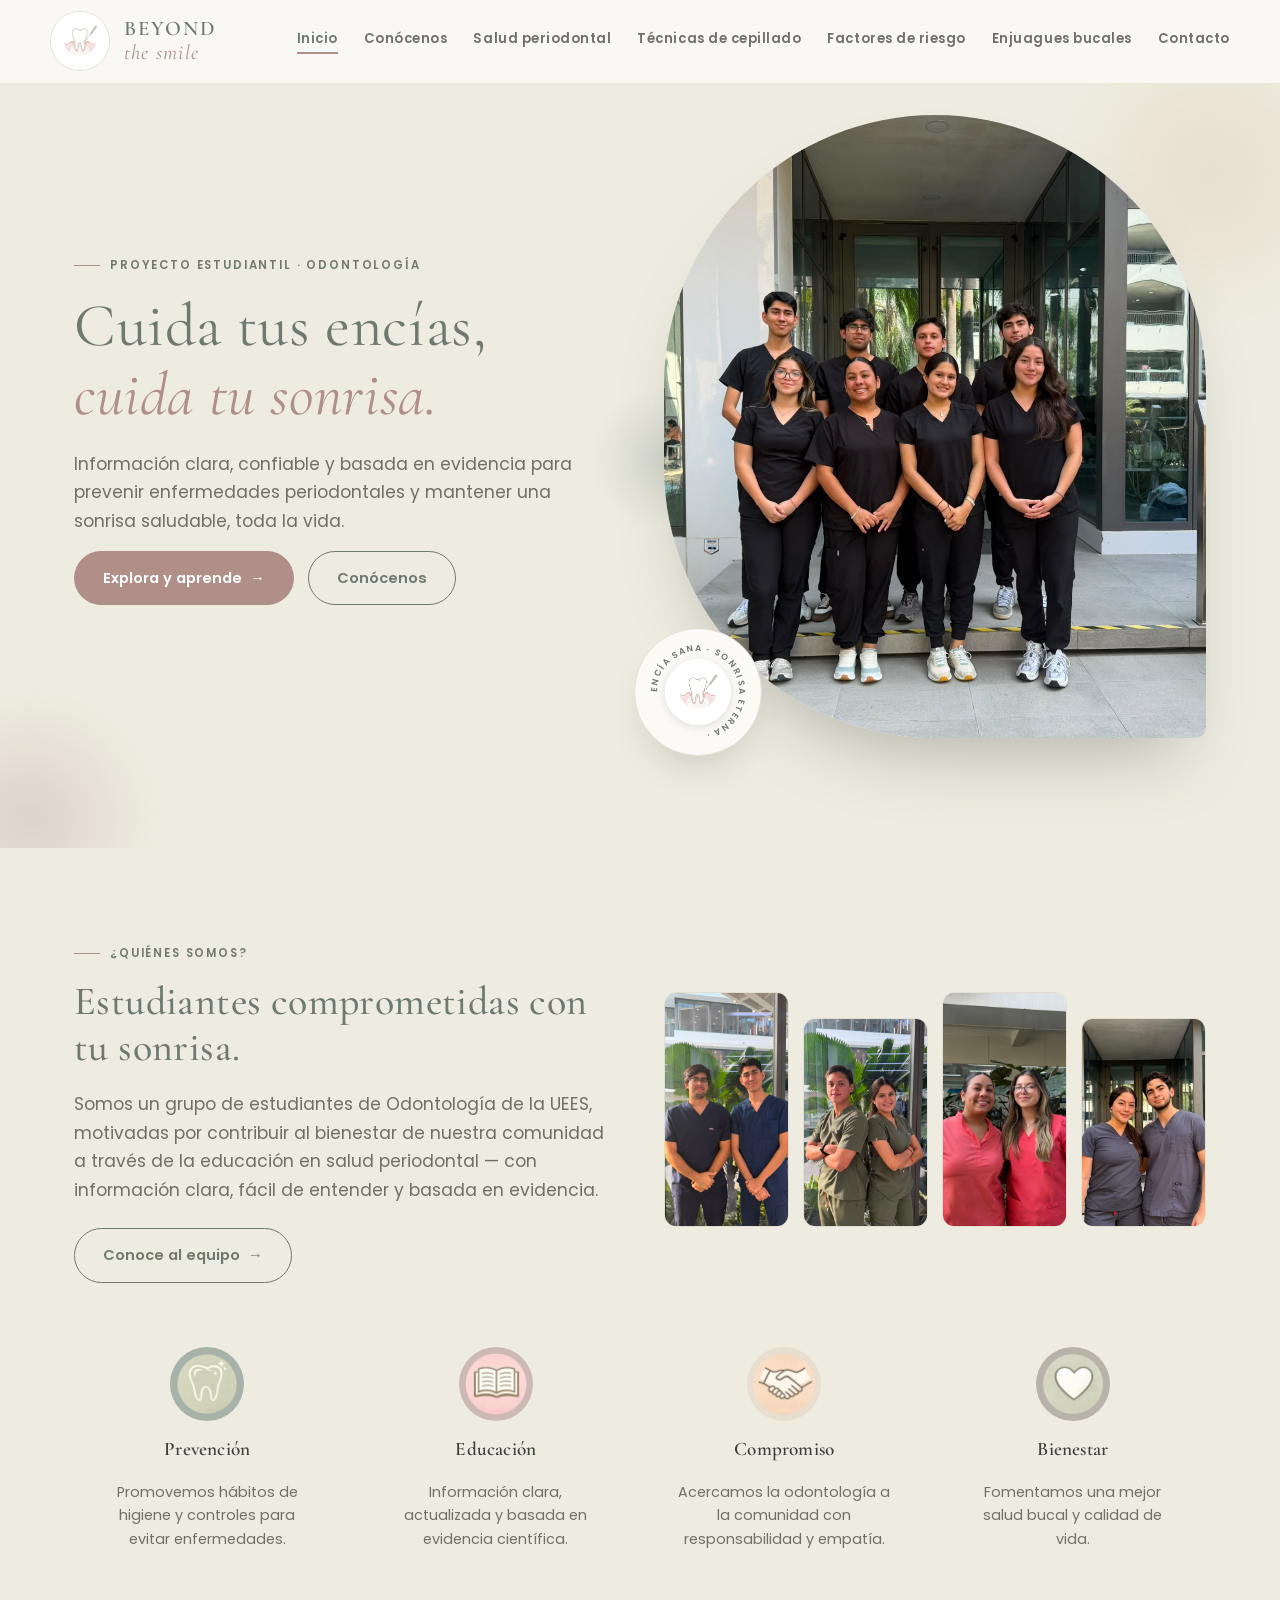
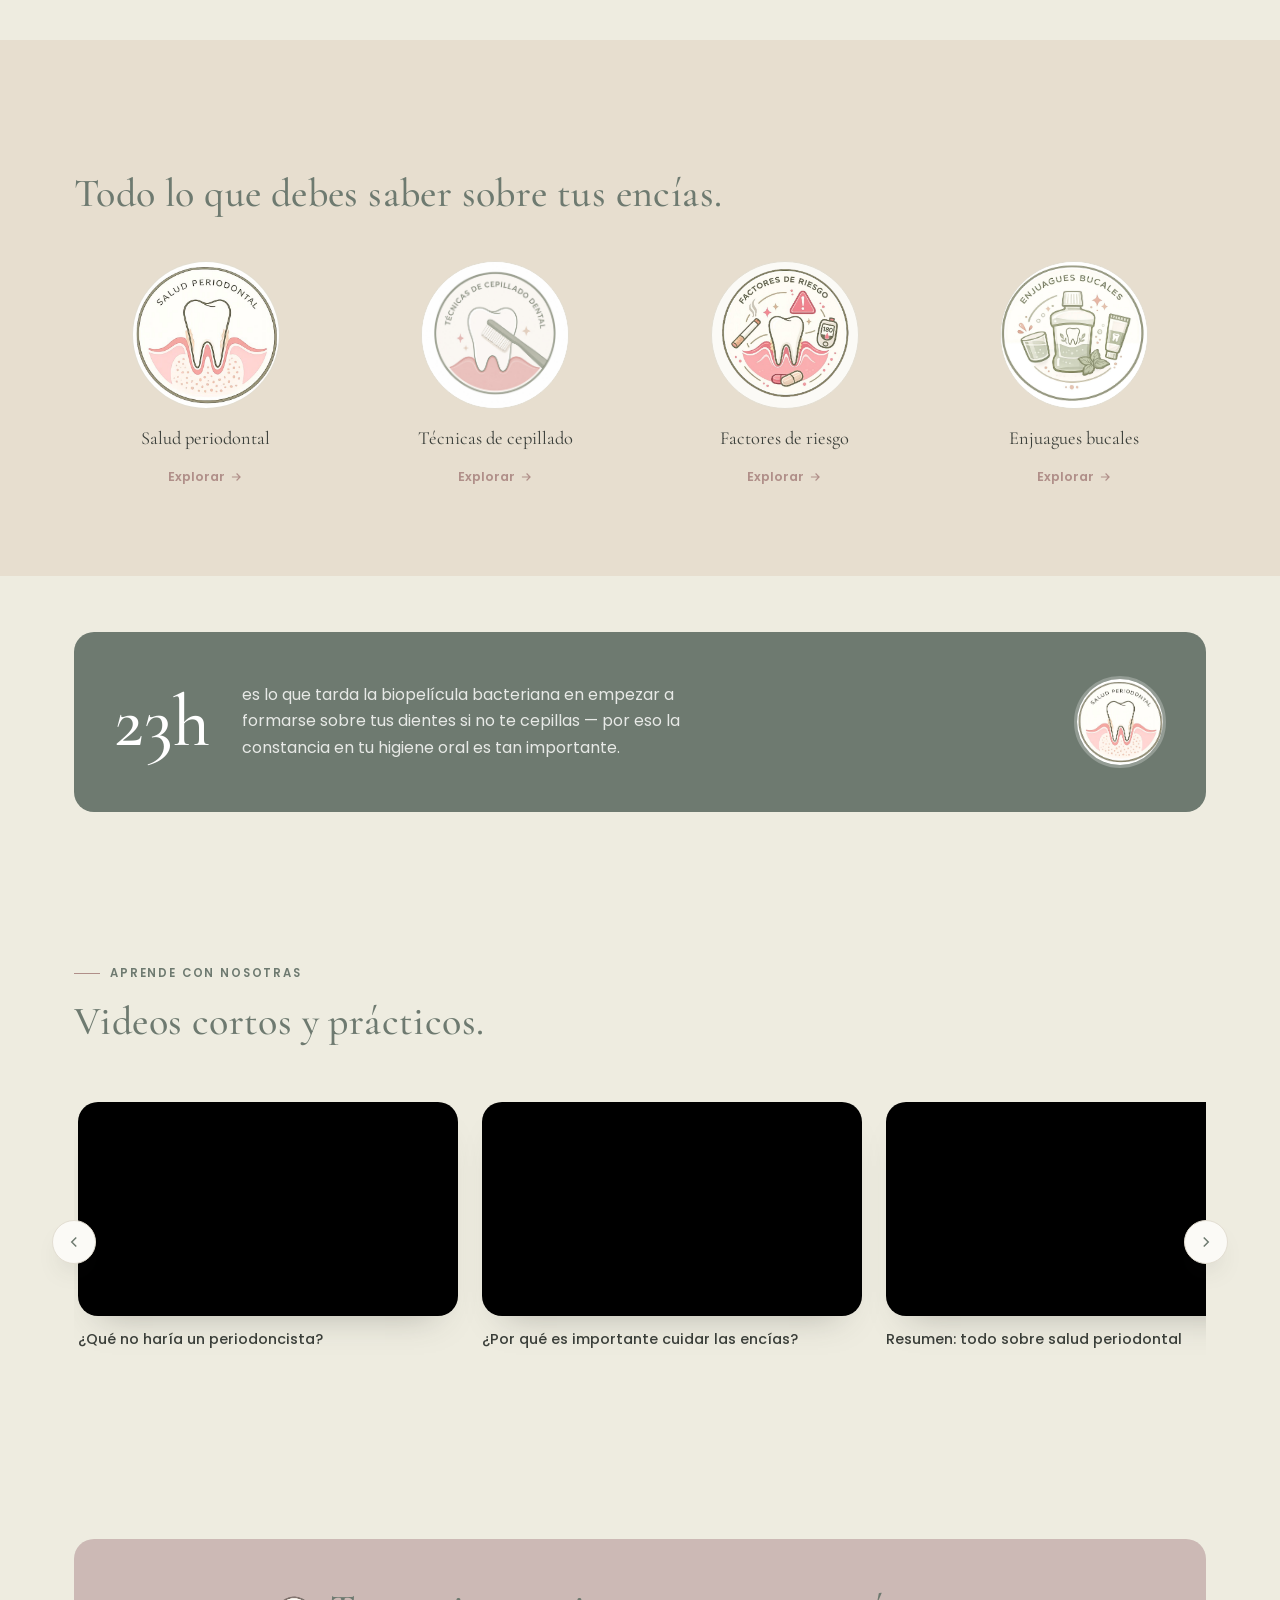
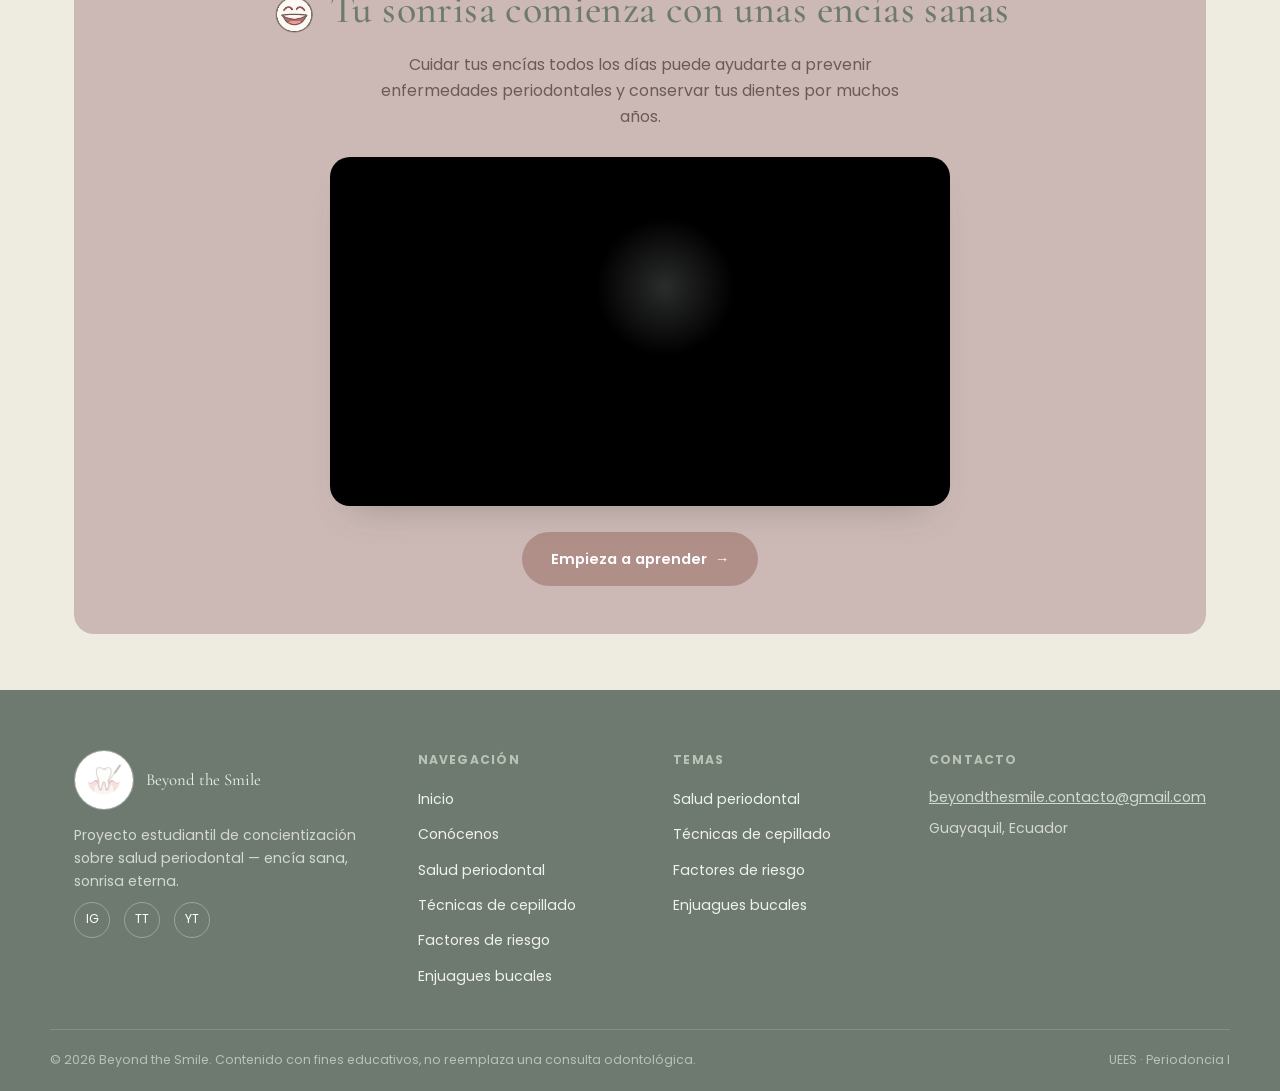
<file: index.html>
<!DOCTYPE html>
<html lang="es">
<head>
<meta charset="UTF-8">
<meta name="viewport" content="width=device-width, initial-scale=1.0">
<title>Inicio — Beyond the Smile</title>
<meta name="description" content="Beyond the Smile: proyecto estudiantil de Odontología sobre salud periodontal. Encía sana, sonrisa eterna.">
<link rel="preconnect" href="https://fonts.googleapis.com"><link rel="preconnect" href="https://fonts.gstatic.com" crossorigin><link href="https://fonts.googleapis.com/css2?family=Cormorant+Garamond:ital,wght@0,400;0,500;0,600;1,400;1,500&family=Poppins:wght@300;400;500;600;700&display=swap" rel="stylesheet">
<link rel="stylesheet" href="assets/css/styles.css">

</head>
<body>
<header class="site-header">
  <div class="wrap header-inner">
    <a href="index.html" class="brand">
      <span class="brand-mark"><img src="assets/logo/logo-icon.jpeg" alt="Beyond the Smile"></span>
      <span class="brand-text"><span class="b1">BEYOND</span><span class="b2">the smile</span></span>
    </a>
    <button class="nav-toggle" aria-label="Abrir menú" aria-expanded="false"><span></span><span></span><span></span></button>
    <nav class="main-nav" aria-label="Navegación principal">
      <a href="index.html" class="active">Inicio</a>
      <a href="pages/conocenos.html">Conócenos</a>
      <a href="pages/salud-periodontal.html">Salud periodontal</a>
      <a href="pages/tecnicas-cepillado.html">Técnicas de cepillado</a>
      <a href="pages/factores-de-riesgo.html">Factores de riesgo</a>
      <a href="pages/enjuagues-bucales.html">Enjuagues bucales</a>
      <a href="pages/contacto.html">Contacto</a>
    </nav>
  </div>
</header>
<main>

  <section class="hero">
    <span class="blob blob-1"></span>
    <span class="blob blob-2"></span>
    <span class="blob blob-3"></span>
    <div class="wrap hero-inner">
      <div class="hero-copy">
        <p class="eyebrow">Proyecto estudiantil · Odontología</p>
        <h1>Cuida tus encías,<br><em>cuida tu sonrisa.</em></h1>
        <p class="lead">Información clara, confiable y basada en evidencia para prevenir enfermedades periodontales y mantener una sonrisa saludable, toda la vida.</p>
        <div class="hero-actions">
          <a href="pages/salud-periodontal.html" class="btn btn-primary">Explora y aprende <span class="btn-arrow">→</span></a>
          <a href="pages/conocenos.html" class="btn btn-outline">Conócenos</a>
        </div>
      </div>
      <div class="hero-visual">
        <div class="hero-photo"><img src="assets/team/grupo.jpeg" alt="Equipo de Beyond the Smile"></div>
        <div class="hero-badge">
          <div class="hero-badge-spin">
            <svg viewBox="0 0 120 120" width="112" height="112">
              <defs><path id="circlePath" d="M 60,60 m -44,0 a 44,44 0 1,1 88,0 a 44,44 0 1,1 -88,0"/></defs>
              <text font-size="9.3" letter-spacing="1.5" fill="#6E7A70" font-family="Poppins, sans-serif" font-weight="600">
                <textPath href="#circlePath" startOffset="0%">ENCÍA SANA · SONRISA ETERNA ·</textPath>
              </text>
            </svg>
          </div>
          <span class="hero-badge-icon"><img src="assets/logo/logo-icon.jpeg" alt="Beyond the Smile"></span>
        </div>
      </div>
    </div>
  </section>

  <section class="section">
    <div class="wrap">
      <div style="display:grid; grid-template-columns:1fr 1fr; gap:48px; align-items:center;">
        <div class="reveal-left">
          <p class="eyebrow">¿Quiénes somos?</p>
          <h2>Estudiantes comprometidas con tu sonrisa.</h2>
          <p class="lead">Somos un grupo de estudiantes de Odontología de la UEES, motivadas por contribuir al bienestar de nuestra comunidad a través de la educación en salud periodontal — con información clara, fácil de entender y basada en evidencia.</p>
          <a href="pages/conocenos.html" class="btn btn-outline" style="margin-top:8px;">Conoce al equipo <span class="btn-arrow">→</span></a>
        </div>
        <div class="photo-collage reveal-right">
          <div class="collage-col"><img src="assets/team/pareja-1.jpeg" alt="Carlos Quintana y Martín De Mora"></div>
          <div class="collage-col"><img src="assets/team/pareja-2.jpeg" alt="Aureana Valarezo y Xavier Astudillo"></div>
          <div class="collage-col"><img src="assets/team/pareja-3.jpeg" alt="Danna Chávez y Kamila Noboa"></div>
          <div class="collage-col"><img src="assets/team/pareja-4.jpeg" alt="Andrés Cherrez y María Emilia Game"></div>
        </div>
      </div>

      <div class="values-grid" data-stagger style="margin-top:64px;">
        <div class="value-card"><div class="value-icon c-sage"><img src="assets/icons/valor-prevencion.png" alt="Prevención"></div><h3>Prevención</h3><p>Promovemos hábitos de higiene y controles para evitar enfermedades.</p></div>
        <div class="value-card"><div class="value-icon c-dusty"><img src="assets/icons/valor-educacion.png" alt="Educación"></div><h3>Educación</h3><p>Información clara, actualizada y basada en evidencia científica.</p></div>
        <div class="value-card"><div class="value-icon c-parchment"><img src="assets/icons/valor-compromiso.png" alt="Compromiso"></div><h3>Compromiso</h3><p>Acercamos la odontología a la comunidad con responsabilidad y empatía.</p></div>
        <div class="value-card"><div class="value-icon c-stone"><img src="assets/icons/valor-bienestar.png" alt="Bienestar"></div><h3>Bienestar</h3><p>Fomentamos una mejor salud bucal y calidad de vida.</p></div>
      </div>
    </div>
  </section>

  <section class="section section-alt">
    <div class="wrap">
      <p class="eyebrow reveal">Explora por tema</p>
      <h2 class="reveal">Todo lo que debes saber sobre tus encías.</h2>
      <div class="topics-grid" data-stagger>
        <a class="topic-card" href="pages/salud-periodontal.html">
        <span class="topic-badge"><img src="assets/icons/salud-periodontal.jpeg" alt="Salud periodontal"></span>
        <span class="topic-card-label">Salud periodontal</span>
        <span class="topic-card-cta">Explorar <svg viewBox="0 0 24 24" width="14" height="14" fill="none" stroke="currentColor" stroke-width="2"><path d="M5 12h14M13 6l6 6-6 6"/></svg></span>
      </a><a class="topic-card" href="pages/tecnicas-cepillado.html">
        <span class="topic-badge"><img src="assets/icons/tecnicas-cepillado.jpeg" alt="Técnicas de cepillado"></span>
        <span class="topic-card-label">Técnicas de cepillado</span>
        <span class="topic-card-cta">Explorar <svg viewBox="0 0 24 24" width="14" height="14" fill="none" stroke="currentColor" stroke-width="2"><path d="M5 12h14M13 6l6 6-6 6"/></svg></span>
      </a><a class="topic-card" href="pages/factores-de-riesgo.html">
        <span class="topic-badge"><img src="assets/icons/factores-riesgo.png" alt="Factores de riesgo"></span>
        <span class="topic-card-label">Factores de riesgo</span>
        <span class="topic-card-cta">Explorar <svg viewBox="0 0 24 24" width="14" height="14" fill="none" stroke="currentColor" stroke-width="2"><path d="M5 12h14M13 6l6 6-6 6"/></svg></span>
      </a><a class="topic-card" href="pages/enjuagues-bucales.html">
        <span class="topic-badge"><img src="assets/icons/enjuagues-bucales.jpeg" alt="Enjuagues bucales"></span>
        <span class="topic-card-label">Enjuagues bucales</span>
        <span class="topic-card-cta">Explorar <svg viewBox="0 0 24 24" width="14" height="14" fill="none" stroke="currentColor" stroke-width="2"><path d="M5 12h14M13 6l6 6-6 6"/></svg></span>
      </a>
      </div>
    </div>
  </section>

  <section class="section section-tight">
    <div class="wrap">
      <div class="stat-strip reveal-scale">
        <span class="stat-number"><span data-count="24" data-suffix="h">0h</span></span>
        <p>es lo que tarda la biopelícula bacteriana en empezar a formarse sobre tus dientes si no te cepillas — por eso la constancia en tu higiene oral es tan importante.</p>
        <span class="stat-visual"><img src="assets/icons/salud-periodontal.jpeg" alt="Salud periodontal"></span>
      </div>
    </div>
  </section>


  <section class="section">
    <div class="wrap">
      <p class="eyebrow reveal">Aprende con nosotras</p>
      <h2 class="reveal">Videos cortos y prácticos.</h2>
      <div class="video-carousel reveal-scale">
        <button class="carousel-arrow carousel-arrow-prev" type="button" aria-label="Video anterior">
          <svg viewBox="0 0 24 24" width="18" height="18" fill="none" stroke="currentColor" stroke-width="2"><path d="M15 6l-6 6 6 6"/></svg>
        </button>
        <div class="video-carousel-track">
          <div class="video-carousel-slide">
            <div class="video-embed"><iframe src="https://www.youtube.com/embed/lxy3vfLbPv8" title="¿Qué no haría un periodoncista?" loading="lazy" allow="accelerometer; autoplay; clipboard-write; encrypted-media; gyroscope; picture-in-picture; web-share" allowfullscreen></iframe></div>
            <p class="video-carousel-title">¿Qué no haría un periodoncista?</p>
          </div>
          <div class="video-carousel-slide">
            <div class="video-embed"><iframe src="https://www.youtube.com/embed/zuzUn7u7EvQ" title="¿Por qué es importante cuidar las encías?" loading="lazy" allow="accelerometer; autoplay; clipboard-write; encrypted-media; gyroscope; picture-in-picture; web-share" allowfullscreen></iframe></div>
            <p class="video-carousel-title">¿Por qué es importante cuidar las encías?</p>
          </div>
          <div class="video-carousel-slide">
            <div class="video-embed"><iframe src="https://www.youtube.com/embed/5i6lGa3XTUM" title="Resumen: todo sobre salud periodontal" loading="lazy" allow="accelerometer; autoplay; clipboard-write; encrypted-media; gyroscope; picture-in-picture; web-share" allowfullscreen></iframe></div>
            <p class="video-carousel-title">Resumen: todo sobre salud periodontal</p>
          </div>
          <div class="video-carousel-slide">
            <div class="video-embed"><iframe src="https://www.youtube.com/embed/Z-5LITEVnk8" title="Técnicas de cepillado" loading="lazy" allow="accelerometer; autoplay; clipboard-write; encrypted-media; gyroscope; picture-in-picture; web-share" allowfullscreen></iframe></div>
            <p class="video-carousel-title">Técnicas de cepillado</p>
          </div>
          <div class="video-carousel-slide">
            <div class="video-embed"><iframe src="https://www.youtube.com/embed/qI_d_56fqt8" title="Productos de higiene oral" loading="lazy" allow="accelerometer; autoplay; clipboard-write; encrypted-media; gyroscope; picture-in-picture; web-share" allowfullscreen></iframe></div>
            <p class="video-carousel-title">Productos de higiene oral</p>
          </div>
          <div class="video-carousel-slide">
            <div class="video-embed"><iframe src="https://www.youtube.com/embed/38AtcZtcdAA" title="¿Cuál cepillo elegir?" loading="lazy" allow="accelerometer; autoplay; clipboard-write; encrypted-media; gyroscope; picture-in-picture; web-share" allowfullscreen></iframe></div>
            <p class="video-carousel-title">¿Cuál cepillo elegir?</p>
          </div>
          <div class="video-carousel-slide">
            <div class="video-embed"><iframe src="https://www.youtube.com/embed/TxrkcLNMo4g" title="Factores predisponentes de la enfermedad periodontal" loading="lazy" allow="accelerometer; autoplay; clipboard-write; encrypted-media; gyroscope; picture-in-picture; web-share" allowfullscreen></iframe></div>
            <p class="video-carousel-title">Factores predisponentes de la enfermedad periodontal</p>
          </div>
          <div class="video-carousel-slide">
            <div class="video-embed"><iframe src="https://www.youtube.com/embed/y9ytgE37_pQ" title="¿Cómo saber si tengo enfermedad periodontal?" loading="lazy" allow="accelerometer; autoplay; clipboard-write; encrypted-media; gyroscope; picture-in-picture; web-share" allowfullscreen></iframe></div>
            <p class="video-carousel-title">¿Cómo saber si tengo enfermedad periodontal?</p>
          </div>
          <div class="video-carousel-slide">
            <div class="video-embed"><iframe src="https://www.youtube.com/embed/HBQshZ1NycM" title="Uso correcto del hilo dental" loading="lazy" allow="accelerometer; autoplay; clipboard-write; encrypted-media; gyroscope; picture-in-picture; web-share" allowfullscreen></iframe></div>
            <p class="video-carousel-title">Uso correcto del hilo dental</p>
          </div>
          <div class="video-carousel-slide">
            <div class="video-embed"><iframe src="https://www.youtube.com/embed/LMz0ohyc8R0" title="¿Qué son los enjuagues bucales?" loading="lazy" allow="accelerometer; autoplay; clipboard-write; encrypted-media; gyroscope; picture-in-picture; web-share" allowfullscreen></iframe></div>
            <p class="video-carousel-title">¿Qué son los enjuagues bucales?</p>
          </div>
          <div class="video-carousel-slide">
            <div class="video-embed"><iframe src="https://www.youtube.com/embed/02mI8-64JpY" title="Enjuagues bucales: ¿cuándo y cómo usarlos?" loading="lazy" allow="accelerometer; autoplay; clipboard-write; encrypted-media; gyroscope; picture-in-picture; web-share" allowfullscreen></iframe></div>
            <p class="video-carousel-title">Enjuagues bucales: ¿cuándo y cómo usarlos?</p>
          </div>
          <div class="video-carousel-slide">
            <div class="video-embed"><iframe src="https://www.youtube.com/embed/UBvZOTTMffY" title="Enjuagues con clorhexidina" loading="lazy" allow="accelerometer; autoplay; clipboard-write; encrypted-media; gyroscope; picture-in-picture; web-share" allowfullscreen></iframe></div>
            <p class="video-carousel-title">Enjuagues con clorhexidina</p>
          </div>
        </div>
        <button class="carousel-arrow carousel-arrow-next" type="button" aria-label="Siguiente video">
          <svg viewBox="0 0 24 24" width="18" height="18" fill="none" stroke="currentColor" stroke-width="2"><path d="M9 6l6 6-6 6"/></svg>
        </button>
      </div>
    </div>
  </section>

  <section class="section section-tight">
    <div class="wrap">
      <div class="cta-banner reveal-scale">
        <span class="blob blob-3" style="opacity:.25;"></span>
        <h2><img class="chip-icon chip-icon-lg" src="assets/icons/icono-sonrisa.png" alt=""> Tu sonrisa comienza con unas encías sanas</h2>
        <p>Cuidar tus encías todos los días puede ayudarte a prevenir enfermedades periodontales y conservar tus dientes por muchos años.</p>
        <div class="cta-video"><div class="video-embed"><iframe src="https://www.youtube.com/embed/8YSWHWcuWeo" title="Tu sonrisa comienza con unas encías sanas" loading="lazy" allow="accelerometer; autoplay; clipboard-write; encrypted-media; gyroscope; picture-in-picture; web-share" allowfullscreen></iframe></div></div>
        <a href="pages/salud-periodontal.html" class="btn btn-primary">Empieza a aprender <span class="btn-arrow">→</span></a>
      </div>
    </div>
  </section>

</main>
<footer class="site-footer">
  <div class="wrap footer-grid">
    <div>
      <div class="footer-brand">
        <span class="brand-mark"><img src="assets/logo/logo-icon.jpeg" alt="Beyond the Smile"></span>
        <span class="footer-brand-text">Beyond the Smile</span>
      </div>
      <p class="footer-text">Proyecto estudiantil de concientización sobre salud periodontal — encía sana, sonrisa eterna.</p>
      <div class="footer-social">
        <a href="#" aria-label="Instagram">IG</a>
        <a href="#" aria-label="TikTok">TT</a>
        <a href="#" aria-label="YouTube">YT</a>
      </div>
    </div>
    <div>
      <p class="footer-heading">Navegación</p>
      <ul class="footer-list">
        <li><a href="index.html">Inicio</a></li><li><a href="pages/conocenos.html">Conócenos</a></li><li><a href="pages/salud-periodontal.html">Salud periodontal</a></li><li><a href="pages/tecnicas-cepillado.html">Técnicas de cepillado</a></li><li><a href="pages/factores-de-riesgo.html">Factores de riesgo</a></li><li><a href="pages/enjuagues-bucales.html">Enjuagues bucales</a></li>
      </ul>
    </div>
    <div>
      <p class="footer-heading">Temas</p>
      <ul class="footer-list">
        <li><a href="pages/salud-periodontal.html">Salud periodontal</a></li><li><a href="pages/tecnicas-cepillado.html">Técnicas de cepillado</a></li><li><a href="pages/factores-de-riesgo.html">Factores de riesgo</a></li><li><a href="pages/enjuagues-bucales.html">Enjuagues bucales</a></li>
      </ul>
    </div>
    <div>
      <p class="footer-heading">Contacto</p>
      <p class="footer-text"><a href="mailto:beyondthesmile.contacto@gmail.com">beyondthesmile.contacto@gmail.com</a></p>
      <p class="footer-text">Guayaquil, Ecuador</p>
    </div>
  </div>
  <div class="wrap footer-bottom">
    <span>© <span id="year"></span> Beyond the Smile. Contenido con fines educativos, no reemplaza una consulta odontológica.</span>
    <span>UEES · Periodoncia I</span>
  </div>
</footer>
<script src="assets/js/script.js"></script>
</body>
</html>
</file>
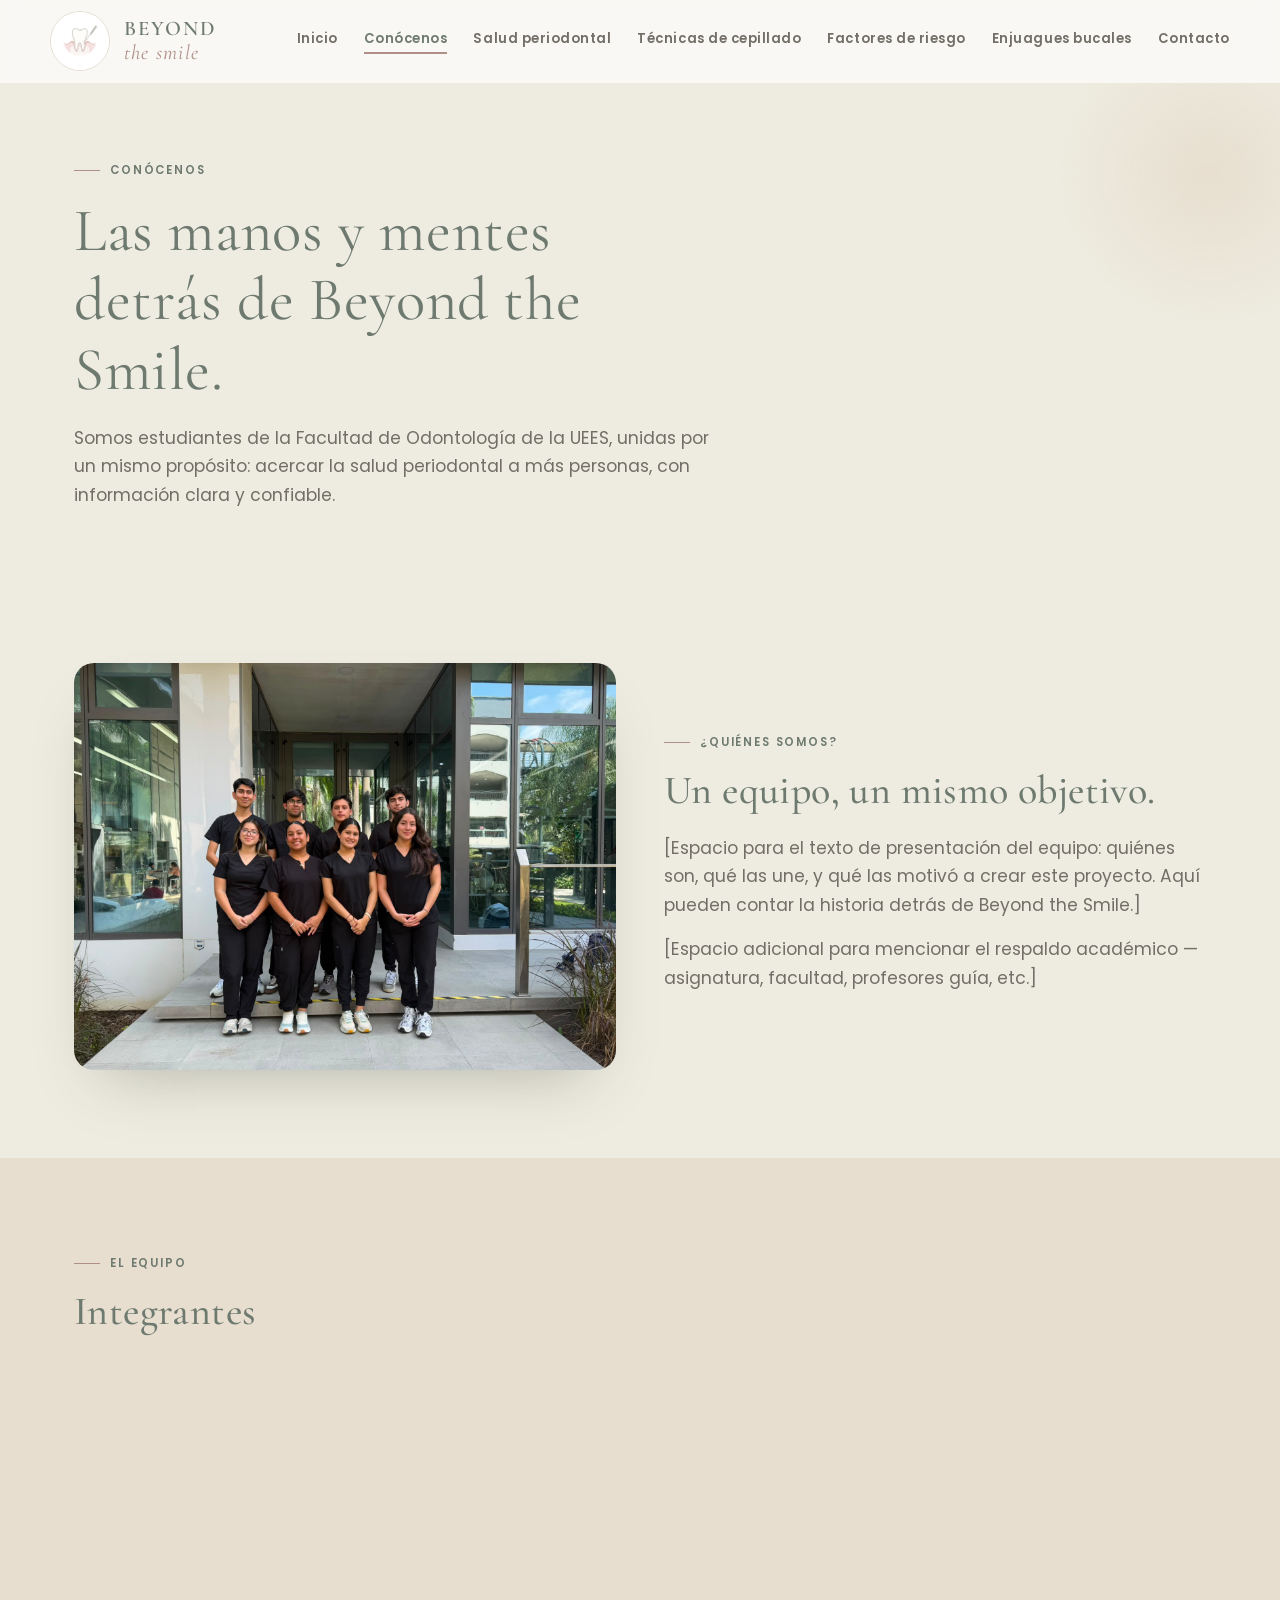
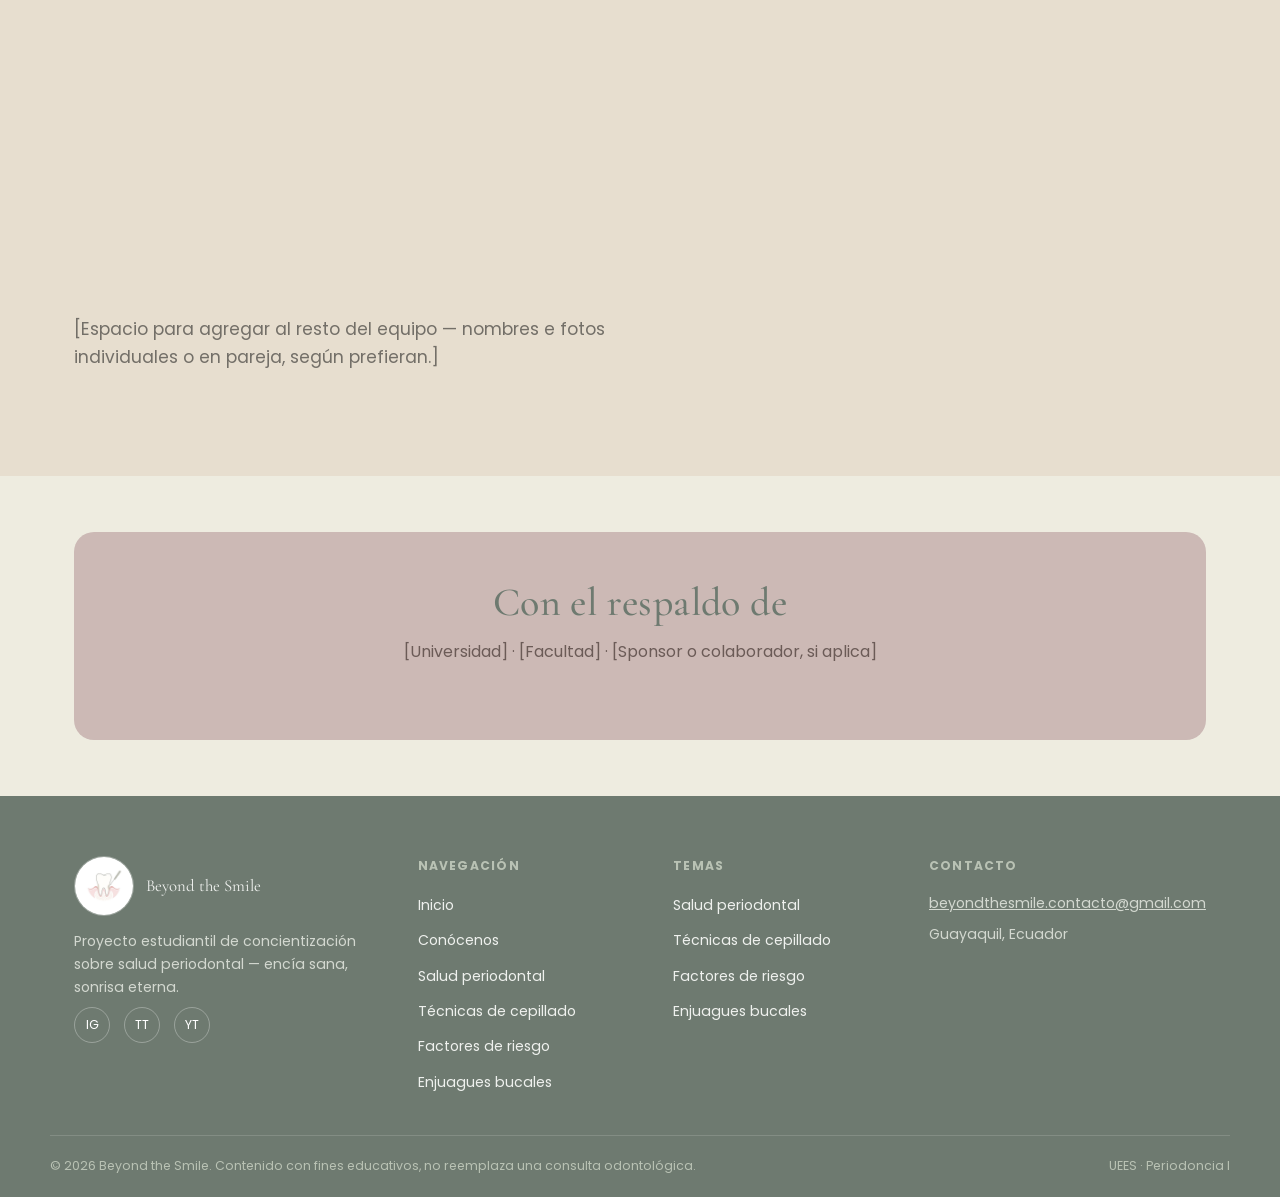
<file: conocenos.html>
<!DOCTYPE html>
<html lang="es">
<head>
<meta charset="UTF-8">
<meta name="viewport" content="width=device-width, initial-scale=1.0">
<title>Conócenos — Beyond the Smile</title>
<meta name="description" content="Conoce al equipo de estudiantes de Odontología detrás de Beyond the Smile.">
<link rel="preconnect" href="https://fonts.googleapis.com"><link rel="preconnect" href="https://fonts.gstatic.com" crossorigin><link href="https://fonts.googleapis.com/css2?family=Cormorant+Garamond:ital,wght@0,400;0,500;0,600;1,400;1,500&family=Poppins:wght@300;400;500;600;700&display=swap" rel="stylesheet">
<link rel="stylesheet" href="styles.css">

</head>
<body>
<header class="site-header">
  <div class="wrap header-inner">
    <a href="index.html" class="brand">
      <span class="brand-mark"><img src="assets/logo/logo-icon.jpeg" alt="Beyond the Smile"></span>
      <span class="brand-text"><span class="b1">BEYOND</span><span class="b2">the smile</span></span>
    </a>
    <button class="nav-toggle" aria-label="Abrir menú" aria-expanded="false"><span></span><span></span><span></span></button>
    <nav class="main-nav" aria-label="Navegación principal">
      <a href="index.html">Inicio</a>
      <a href="conocenos.html" class="active">Conócenos</a>
      <a href="salud-periodontal.html">Salud periodontal</a>
      <a href="tecnicas-cepillado.html">Técnicas de cepillado</a>
      <a href="factores-de-riesgo.html">Factores de riesgo</a>
      <a href="enjuagues-bucales.html">Enjuagues bucales</a>
      <a href="contacto.html">Contacto</a>
    </nav>
  </div>
</header>
<main>

  <section class="page-hero">
    <span class="blob blob-1"></span>
    <div class="wrap">
      <p class="eyebrow reveal">Conócenos</p>
      <h1 class="reveal">Las manos y mentes detrás de Beyond the Smile.</h1>
      <p class="lead reveal">Somos estudiantes de la Facultad de Odontología de la UEES, unidas por un mismo propósito: acercar la salud periodontal a más personas, con información clara y confiable.</p>
    </div>
  </section>

  <section class="section">
    <div class="wrap">
      <div style="display:grid; grid-template-columns:1fr 1fr; gap:48px; align-items:center;">
        <div class="team-photo-wrap reveal-left">
          <img src="assets/team/grupo.jpeg" alt="Equipo completo de Beyond the Smile">
        </div>
        <div class="reveal-right">
          <p class="eyebrow">¿Quiénes somos?</p>
          <h2>Un equipo, un mismo objetivo.</h2>
          <p class="lead">[Espacio para el texto de presentación del equipo: quiénes son, qué las une, y qué las motivó a crear este proyecto. Aquí pueden contar la historia detrás de Beyond the Smile.]</p>
          <p class="lead">[Espacio adicional para mencionar el respaldo académico — asignatura, facultad, profesores guía, etc.]</p>
        </div>
      </div>
    </div>
  </section>

  <section class="section section-alt">
    <div class="wrap">
      <p class="eyebrow reveal">El equipo</p>
      <h2 class="reveal">Integrantes</h2>
      <div class="team-pairs" data-stagger>
        <div class="team-pair-card">
          <div class="team-pair-photo"><img src="assets/team/pareja-1.jpeg" alt="Carlos Quintana y Martín De Mora"></div>
          <div class="team-pair-names">
            <h3>Carlos Quintana &amp; Martín De Mora</h3>
            <span>Estudiantes de Odontología</span>
          </div>
        </div>
        <div class="team-pair-card">
          <div class="team-pair-photo"><img src="assets/team/pareja-2.jpeg" alt="Aureana Valarezo y Xavier Astudillo"></div>
          <div class="team-pair-names">
            <h3>Aureana Valarezo &amp; Xavier Astudillo</h3>
            <span>Estudiantes de Odontología</span>
          </div>
        </div>
      </div>
      <p class="lead reveal" style="margin-top:28px;">[Espacio para agregar al resto del equipo — nombres e fotos individuales o en pareja, según prefieran.]</p>
    </div>
  </section>

  <section class="section section-tight">
    <div class="wrap">
      <div class="cta-banner reveal-scale">
        <h2>Con el respaldo de</h2>
        <p>[Universidad] · [Facultad] · [Sponsor o colaborador, si aplica]</p>
      </div>
    </div>
  </section>

</main>
<footer class="site-footer">
  <div class="wrap footer-grid">
    <div>
      <div class="footer-brand">
        <span class="brand-mark"><img src="assets/logo/logo-icon.jpeg" alt="Beyond the Smile"></span>
        <span class="footer-brand-text">Beyond the Smile</span>
      </div>
      <p class="footer-text">Proyecto estudiantil de concientización sobre salud periodontal — encía sana, sonrisa eterna.</p>
      <div class="footer-social">
        <a href="#" aria-label="Instagram">IG</a>
        <a href="#" aria-label="TikTok">TT</a>
        <a href="#" aria-label="YouTube">YT</a>
      </div>
    </div>
    <div>
      <p class="footer-heading">Navegación</p>
      <ul class="footer-list">
        <li><a href="index.html">Inicio</a></li><li><a href="conocenos.html">Conócenos</a></li><li><a href="salud-periodontal.html">Salud periodontal</a></li><li><a href="tecnicas-cepillado.html">Técnicas de cepillado</a></li><li><a href="factores-de-riesgo.html">Factores de riesgo</a></li><li><a href="enjuagues-bucales.html">Enjuagues bucales</a></li>
      </ul>
    </div>
    <div>
      <p class="footer-heading">Temas</p>
      <ul class="footer-list">
        <li><a href="salud-periodontal.html">Salud periodontal</a></li><li><a href="tecnicas-cepillado.html">Técnicas de cepillado</a></li><li><a href="factores-de-riesgo.html">Factores de riesgo</a></li><li><a href="enjuagues-bucales.html">Enjuagues bucales</a></li>
      </ul>
    </div>
    <div>
      <p class="footer-heading">Contacto</p>
      <p class="footer-text"><a href="mailto:beyondthesmile.contacto@gmail.com">beyondthesmile.contacto@gmail.com</a></p>
      <p class="footer-text">Guayaquil, Ecuador</p>
    </div>
  </div>
  <div class="wrap footer-bottom">
    <span>© <span id="year"></span> Beyond the Smile. Contenido con fines educativos, no reemplaza una consulta odontológica.</span>
    <span>UEES · Periodoncia I</span>
  </div>
</footer>
<script src="script.js"></script>
</body>
</html>
</file>
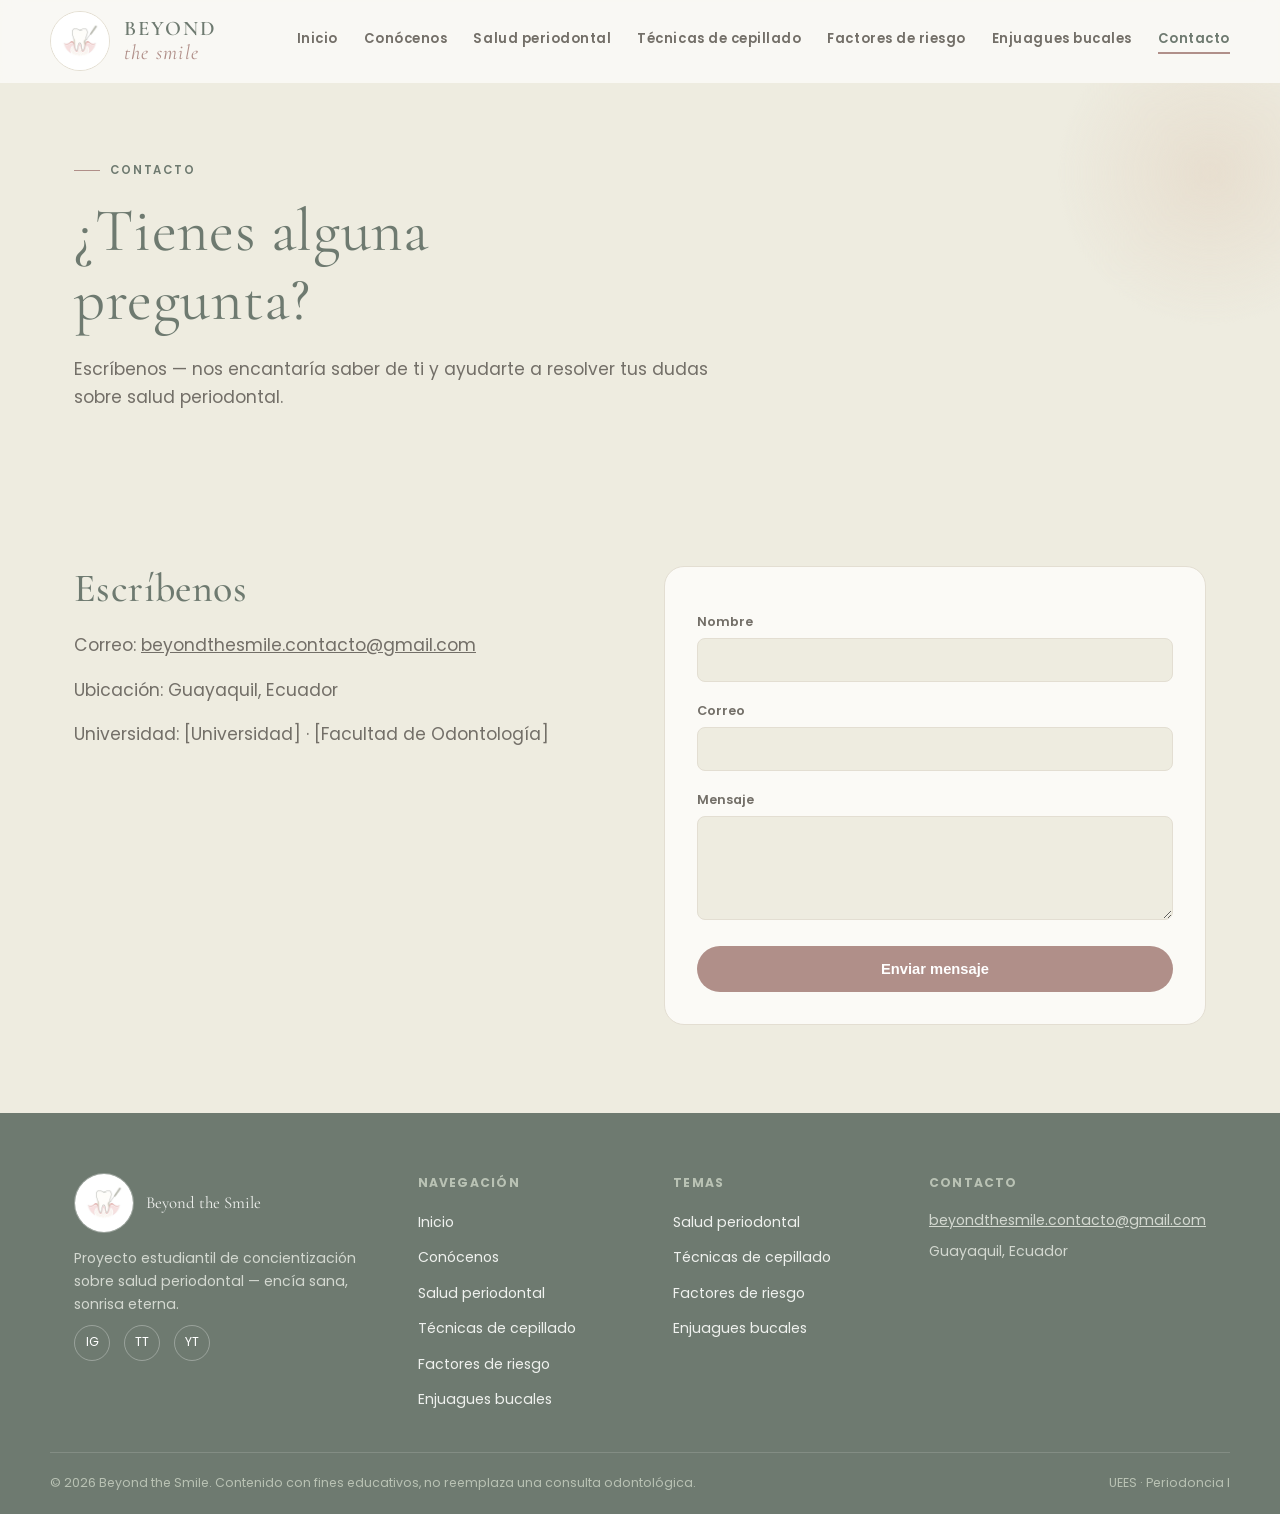
<file: contacto.html>
<!DOCTYPE html>
<html lang="es">
<head>
<meta charset="UTF-8">
<meta name="viewport" content="width=device-width, initial-scale=1.0">
<title>Contacto — Beyond the Smile</title>
<meta name="description" content="Contáctanos para resolver tus dudas sobre salud periodontal.">
<link rel="preconnect" href="https://fonts.googleapis.com"><link rel="preconnect" href="https://fonts.gstatic.com" crossorigin><link href="https://fonts.googleapis.com/css2?family=Cormorant+Garamond:ital,wght@0,400;0,500;0,600;1,400;1,500&family=Poppins:wght@300;400;500;600;700&display=swap" rel="stylesheet">
<link rel="stylesheet" href="styles.css">

</head>
<body>
<header class="site-header">
  <div class="wrap header-inner">
    <a href="index.html" class="brand">
      <span class="brand-mark"><img src="assets/logo/logo-icon.jpeg" alt="Beyond the Smile"></span>
      <span class="brand-text"><span class="b1">BEYOND</span><span class="b2">the smile</span></span>
    </a>
    <button class="nav-toggle" aria-label="Abrir menú" aria-expanded="false"><span></span><span></span><span></span></button>
    <nav class="main-nav" aria-label="Navegación principal">
      <a href="index.html">Inicio</a>
      <a href="conocenos.html">Conócenos</a>
      <a href="salud-periodontal.html">Salud periodontal</a>
      <a href="tecnicas-cepillado.html">Técnicas de cepillado</a>
      <a href="factores-de-riesgo.html">Factores de riesgo</a>
      <a href="enjuagues-bucales.html">Enjuagues bucales</a>
      <a href="contacto.html" class="active">Contacto</a>
    </nav>
  </div>
</header>
<main>

  <section class="page-hero">
    <span class="blob blob-1"></span>
    <div class="wrap">
      <p class="eyebrow reveal">Contacto</p>
      <h1 class="reveal">¿Tienes alguna pregunta?</h1>
      <p class="lead reveal">Escríbenos — nos encantaría saber de ti y ayudarte a resolver tus dudas sobre salud periodontal.</p>
    </div>
  </section>

  <section class="section">
    <div class="wrap" style="display:grid; grid-template-columns:1fr 1fr; gap:48px; align-items:start;">
      <div class="reveal-left">
        <h2>Escríbenos</h2>
        <p class="lead">Correo: <a href="mailto:beyondthesmile.contacto@gmail.com" style="text-decoration:underline;">beyondthesmile.contacto@gmail.com</a></p>
        <p class="lead">Ubicación: Guayaquil, Ecuador</p>
        <p class="lead">Universidad: [Universidad] · [Facultad de Odontología]</p>
      </div>
      <form class="reveal-right" style="background:var(--paper); border-radius:var(--radius); padding:32px; border:1px solid var(--line); display:flex; flex-direction:column; gap:6px;" name="contacto" method="POST" data-netlify="true">
        <input type="hidden" name="form-name" value="contacto">
        <label style="font-size:0.8rem; font-weight:600; margin-top:12px; color:var(--ink-soft);">Nombre</label>
        <input type="text" name="nombre" required style="padding:11px 12px; border-radius:8px; border:1px solid var(--line); background:var(--ivory); font-family:var(--font-body);">
        <label style="font-size:0.8rem; font-weight:600; margin-top:12px; color:var(--ink-soft);">Correo</label>
        <input type="email" name="correo" required style="padding:11px 12px; border-radius:8px; border:1px solid var(--line); background:var(--ivory); font-family:var(--font-body);">
        <label style="font-size:0.8rem; font-weight:600; margin-top:12px; color:var(--ink-soft);">Mensaje</label>
        <textarea name="mensaje" rows="4" style="padding:11px 12px; border-radius:8px; border:1px solid var(--line); background:var(--ivory); font-family:var(--font-body);"></textarea>
        <button type="submit" class="btn btn-primary" style="margin-top:20px; justify-content:center;">Enviar mensaje</button>
      </form>
    </div>
  </section>

</main>
<footer class="site-footer">
  <div class="wrap footer-grid">
    <div>
      <div class="footer-brand">
        <span class="brand-mark"><img src="assets/logo/logo-icon.jpeg" alt="Beyond the Smile"></span>
        <span class="footer-brand-text">Beyond the Smile</span>
      </div>
      <p class="footer-text">Proyecto estudiantil de concientización sobre salud periodontal — encía sana, sonrisa eterna.</p>
      <div class="footer-social">
        <a href="#" aria-label="Instagram">IG</a>
        <a href="#" aria-label="TikTok">TT</a>
        <a href="#" aria-label="YouTube">YT</a>
      </div>
    </div>
    <div>
      <p class="footer-heading">Navegación</p>
      <ul class="footer-list">
        <li><a href="index.html">Inicio</a></li><li><a href="conocenos.html">Conócenos</a></li><li><a href="salud-periodontal.html">Salud periodontal</a></li><li><a href="tecnicas-cepillado.html">Técnicas de cepillado</a></li><li><a href="factores-de-riesgo.html">Factores de riesgo</a></li><li><a href="enjuagues-bucales.html">Enjuagues bucales</a></li>
      </ul>
    </div>
    <div>
      <p class="footer-heading">Temas</p>
      <ul class="footer-list">
        <li><a href="salud-periodontal.html">Salud periodontal</a></li><li><a href="tecnicas-cepillado.html">Técnicas de cepillado</a></li><li><a href="factores-de-riesgo.html">Factores de riesgo</a></li><li><a href="enjuagues-bucales.html">Enjuagues bucales</a></li>
      </ul>
    </div>
    <div>
      <p class="footer-heading">Contacto</p>
      <p class="footer-text"><a href="mailto:beyondthesmile.contacto@gmail.com">beyondthesmile.contacto@gmail.com</a></p>
      <p class="footer-text">Guayaquil, Ecuador</p>
    </div>
  </div>
  <div class="wrap footer-bottom">
    <span>© <span id="year"></span> Beyond the Smile. Contenido con fines educativos, no reemplaza una consulta odontológica.</span>
    <span>UEES · Periodoncia I</span>
  </div>
</footer>
<script src="script.js"></script>
</body>
</html>
</file>
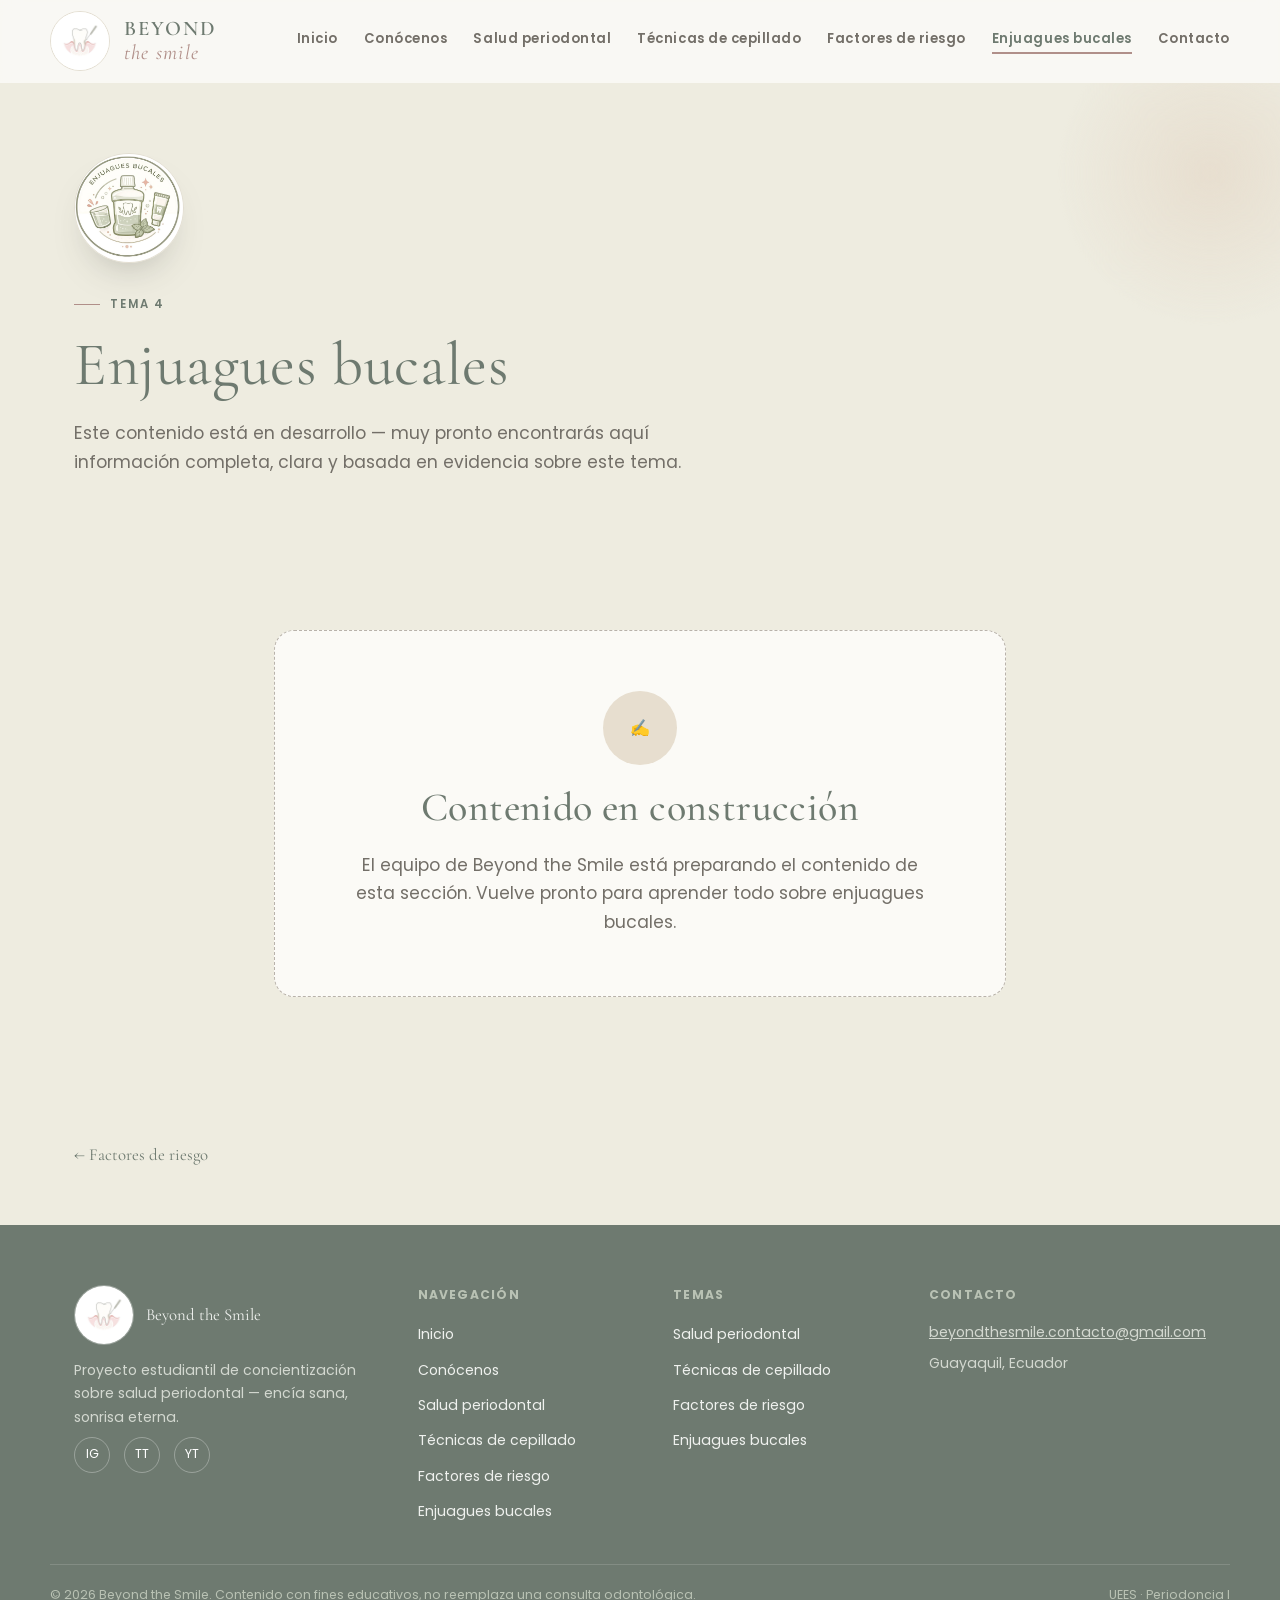
<file: enjuagues-bucales.html>
<!DOCTYPE html>
<html lang="es">
<head>
<meta charset="UTF-8">
<meta name="viewport" content="width=device-width, initial-scale=1.0">
<title>Enjuagues bucales — Beyond the Smile</title>
<meta name="description" content="Próximamente: información sobre enjuagues bucales en Beyond the Smile.">
<link rel="preconnect" href="https://fonts.googleapis.com"><link rel="preconnect" href="https://fonts.gstatic.com" crossorigin><link href="https://fonts.googleapis.com/css2?family=Cormorant+Garamond:ital,wght@0,400;0,500;0,600;1,400;1,500&family=Poppins:wght@300;400;500;600;700&display=swap" rel="stylesheet">
<link rel="stylesheet" href="styles.css">

</head>
<body>
<header class="site-header">
  <div class="wrap header-inner">
    <a href="index.html" class="brand">
      <span class="brand-mark"><img src="assets/logo/logo-icon.jpeg" alt="Beyond the Smile"></span>
      <span class="brand-text"><span class="b1">BEYOND</span><span class="b2">the smile</span></span>
    </a>
    <button class="nav-toggle" aria-label="Abrir menú" aria-expanded="false"><span></span><span></span><span></span></button>
    <nav class="main-nav" aria-label="Navegación principal">
      <a href="index.html">Inicio</a>
      <a href="conocenos.html">Conócenos</a>
      <a href="salud-periodontal.html">Salud periodontal</a>
      <a href="tecnicas-cepillado.html">Técnicas de cepillado</a>
      <a href="factores-de-riesgo.html">Factores de riesgo</a>
      <a href="enjuagues-bucales.html" class="active">Enjuagues bucales</a>
      <a href="contacto.html">Contacto</a>
    </nav>
  </div>
</header>
<main>

  <section class="page-hero">
    <span class="blob blob-1"></span>
    <div class="wrap">
      <div class="page-hero-badge reveal-scale"><img src="assets/icons/enjuagues-bucales.jpeg" alt="Enjuagues bucales"></div>
      <p class="eyebrow reveal">Tema 4</p>
      <h1 class="reveal">Enjuagues bucales</h1>
      <p class="lead reveal">Este contenido está en desarrollo — muy pronto encontrarás aquí información completa, clara y basada en evidencia sobre este tema.</p>
    </div>
  </section>

  <section class="section">
    <div class="wrap content-wrap">
      <div class="coming-soon reveal">
        <div class="value-icon c-parchment" style="margin:0 auto 20px;">✍️</div>
        <h2>Contenido en construcción</h2>
        <p class="lead" style="margin:0 auto;">El equipo de Beyond the Smile está preparando el contenido de esta sección. Vuelve pronto para aprender todo sobre enjuagues bucales.</p>
      </div>
    </div>
  </section>

  <section class="section section-tight">
    <div class="wrap"><nav class="pager reveal"><a href="factores-de-riesgo.html" class="pager-link">← Factores de riesgo</a><span></span></nav></div>
  </section>

</main>
<footer class="site-footer">
  <div class="wrap footer-grid">
    <div>
      <div class="footer-brand">
        <span class="brand-mark"><img src="assets/logo/logo-icon.jpeg" alt="Beyond the Smile"></span>
        <span class="footer-brand-text">Beyond the Smile</span>
      </div>
      <p class="footer-text">Proyecto estudiantil de concientización sobre salud periodontal — encía sana, sonrisa eterna.</p>
      <div class="footer-social">
        <a href="#" aria-label="Instagram">IG</a>
        <a href="#" aria-label="TikTok">TT</a>
        <a href="#" aria-label="YouTube">YT</a>
      </div>
    </div>
    <div>
      <p class="footer-heading">Navegación</p>
      <ul class="footer-list">
        <li><a href="index.html">Inicio</a></li><li><a href="conocenos.html">Conócenos</a></li><li><a href="salud-periodontal.html">Salud periodontal</a></li><li><a href="tecnicas-cepillado.html">Técnicas de cepillado</a></li><li><a href="factores-de-riesgo.html">Factores de riesgo</a></li><li><a href="enjuagues-bucales.html">Enjuagues bucales</a></li>
      </ul>
    </div>
    <div>
      <p class="footer-heading">Temas</p>
      <ul class="footer-list">
        <li><a href="salud-periodontal.html">Salud periodontal</a></li><li><a href="tecnicas-cepillado.html">Técnicas de cepillado</a></li><li><a href="factores-de-riesgo.html">Factores de riesgo</a></li><li><a href="enjuagues-bucales.html">Enjuagues bucales</a></li>
      </ul>
    </div>
    <div>
      <p class="footer-heading">Contacto</p>
      <p class="footer-text"><a href="mailto:beyondthesmile.contacto@gmail.com">beyondthesmile.contacto@gmail.com</a></p>
      <p class="footer-text">Guayaquil, Ecuador</p>
    </div>
  </div>
  <div class="wrap footer-bottom">
    <span>© <span id="year"></span> Beyond the Smile. Contenido con fines educativos, no reemplaza una consulta odontológica.</span>
    <span>UEES · Periodoncia I</span>
  </div>
</footer>
<script src="script.js"></script>
</body>
</html>
</file>
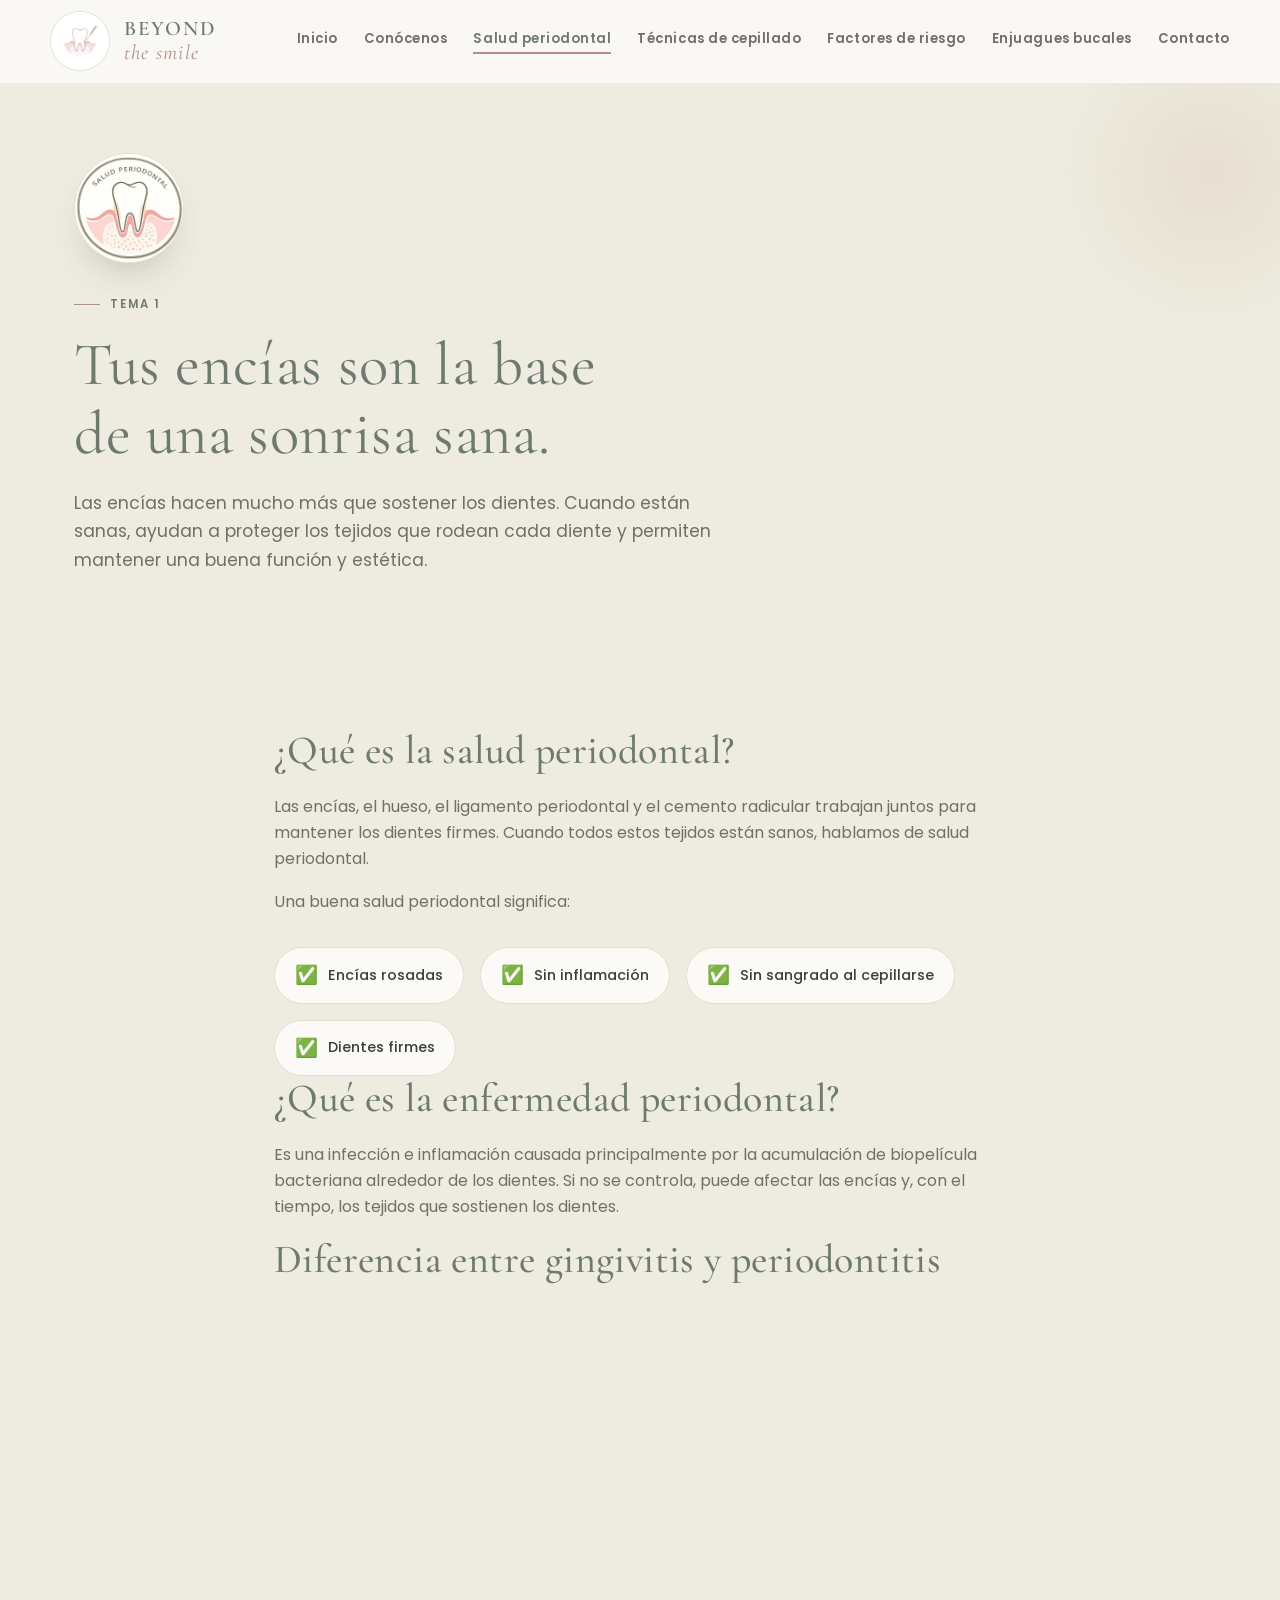
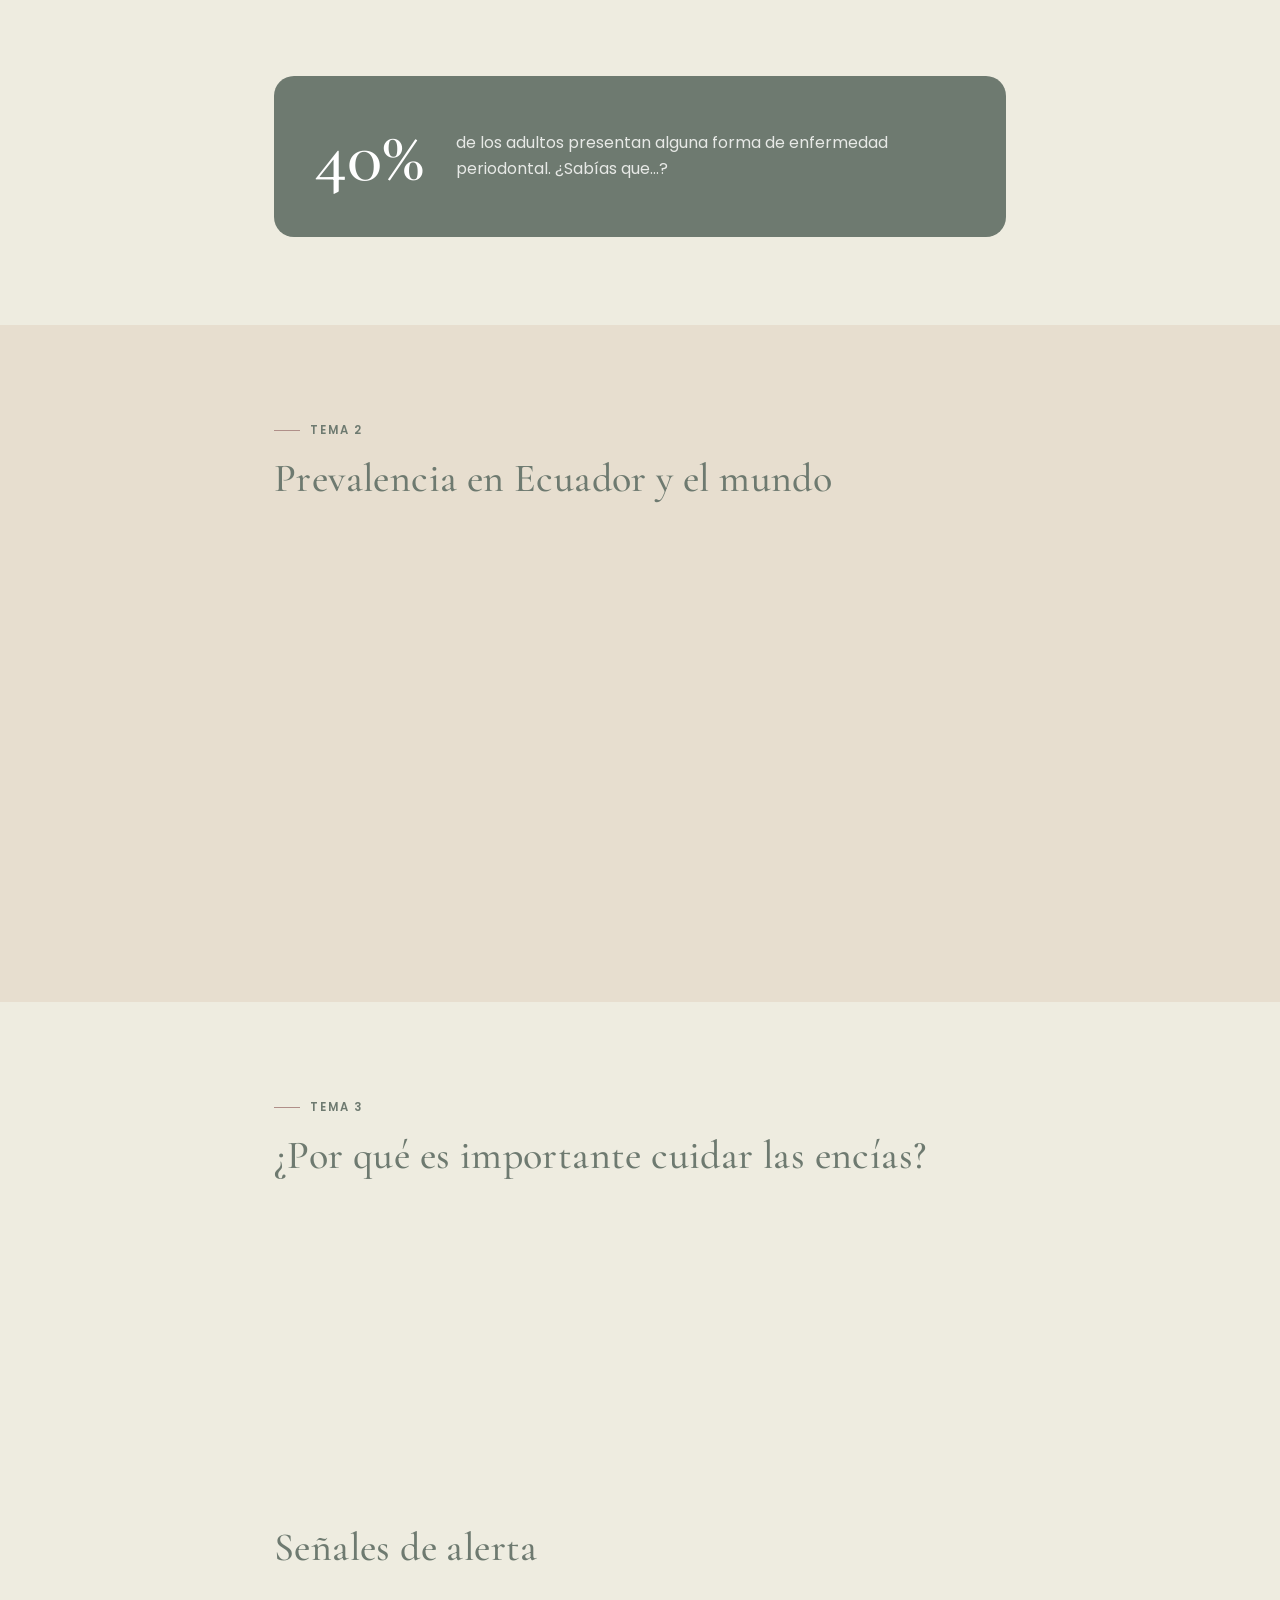
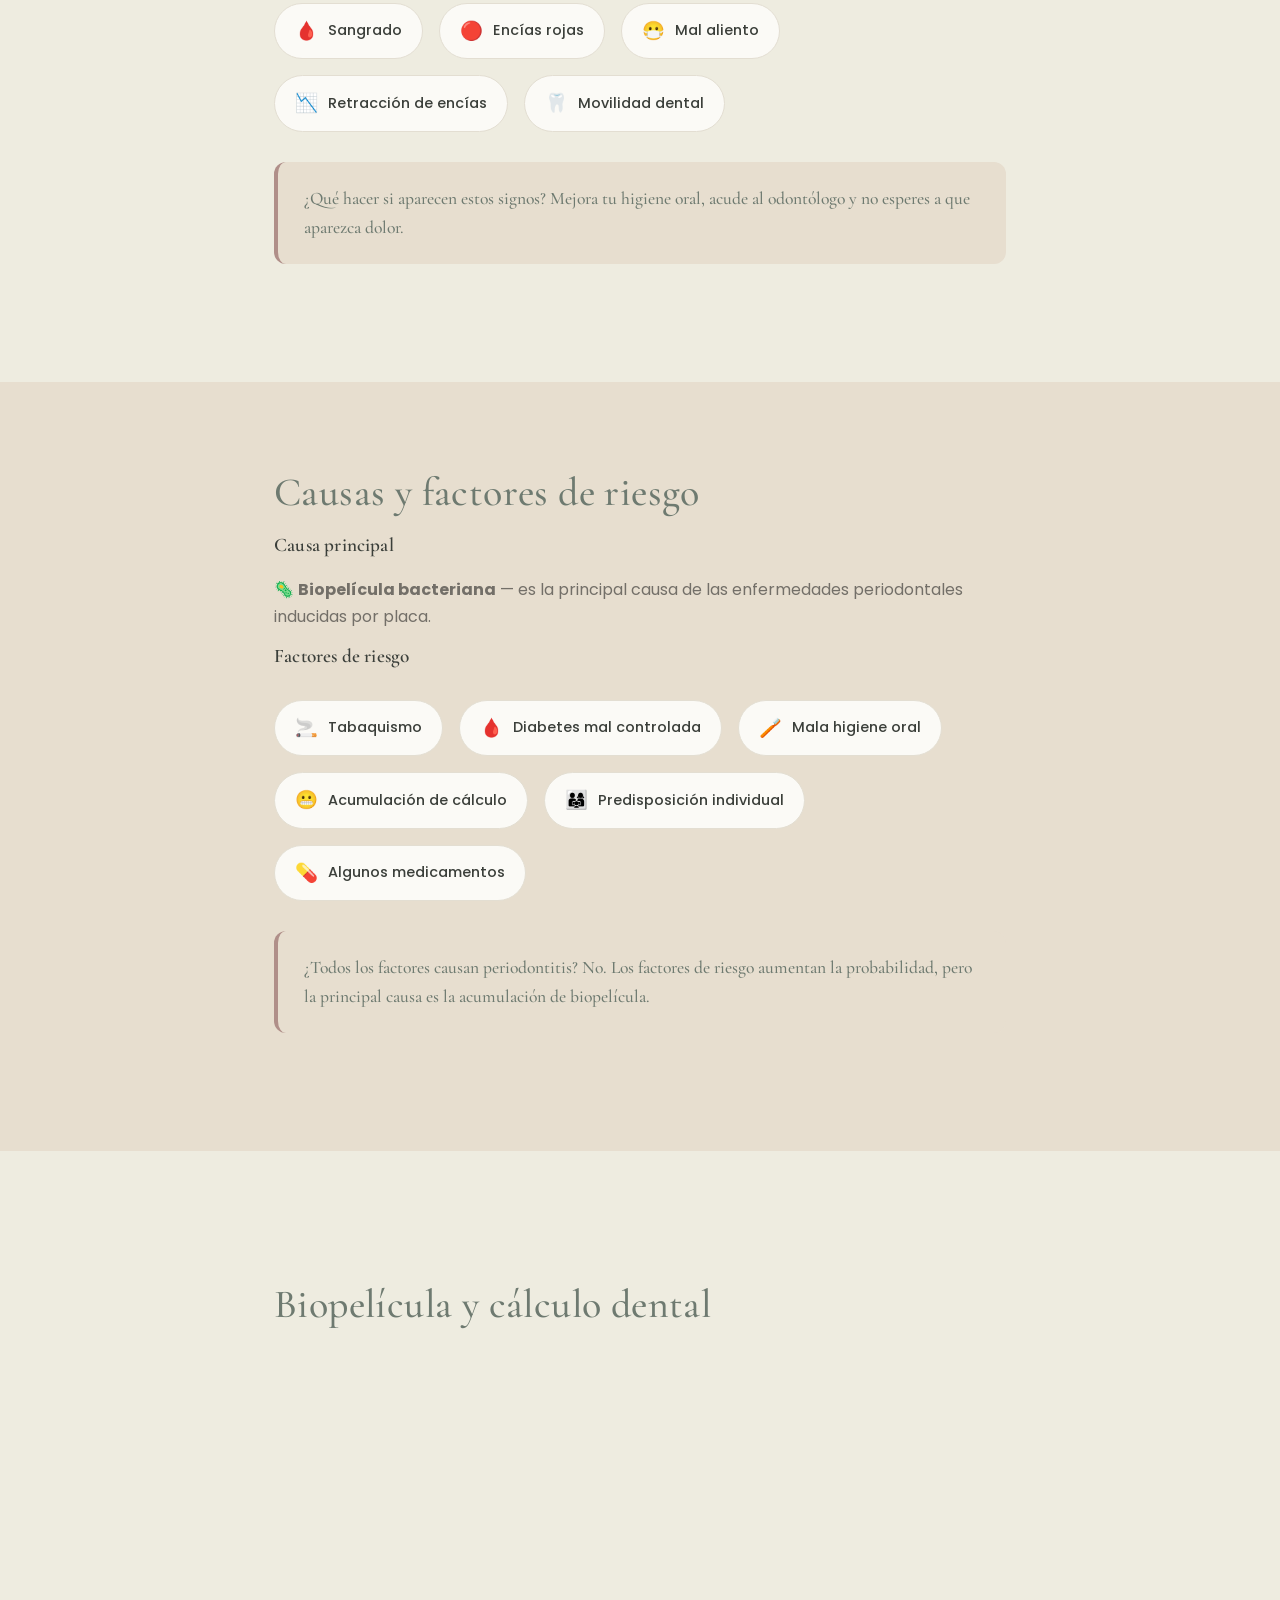
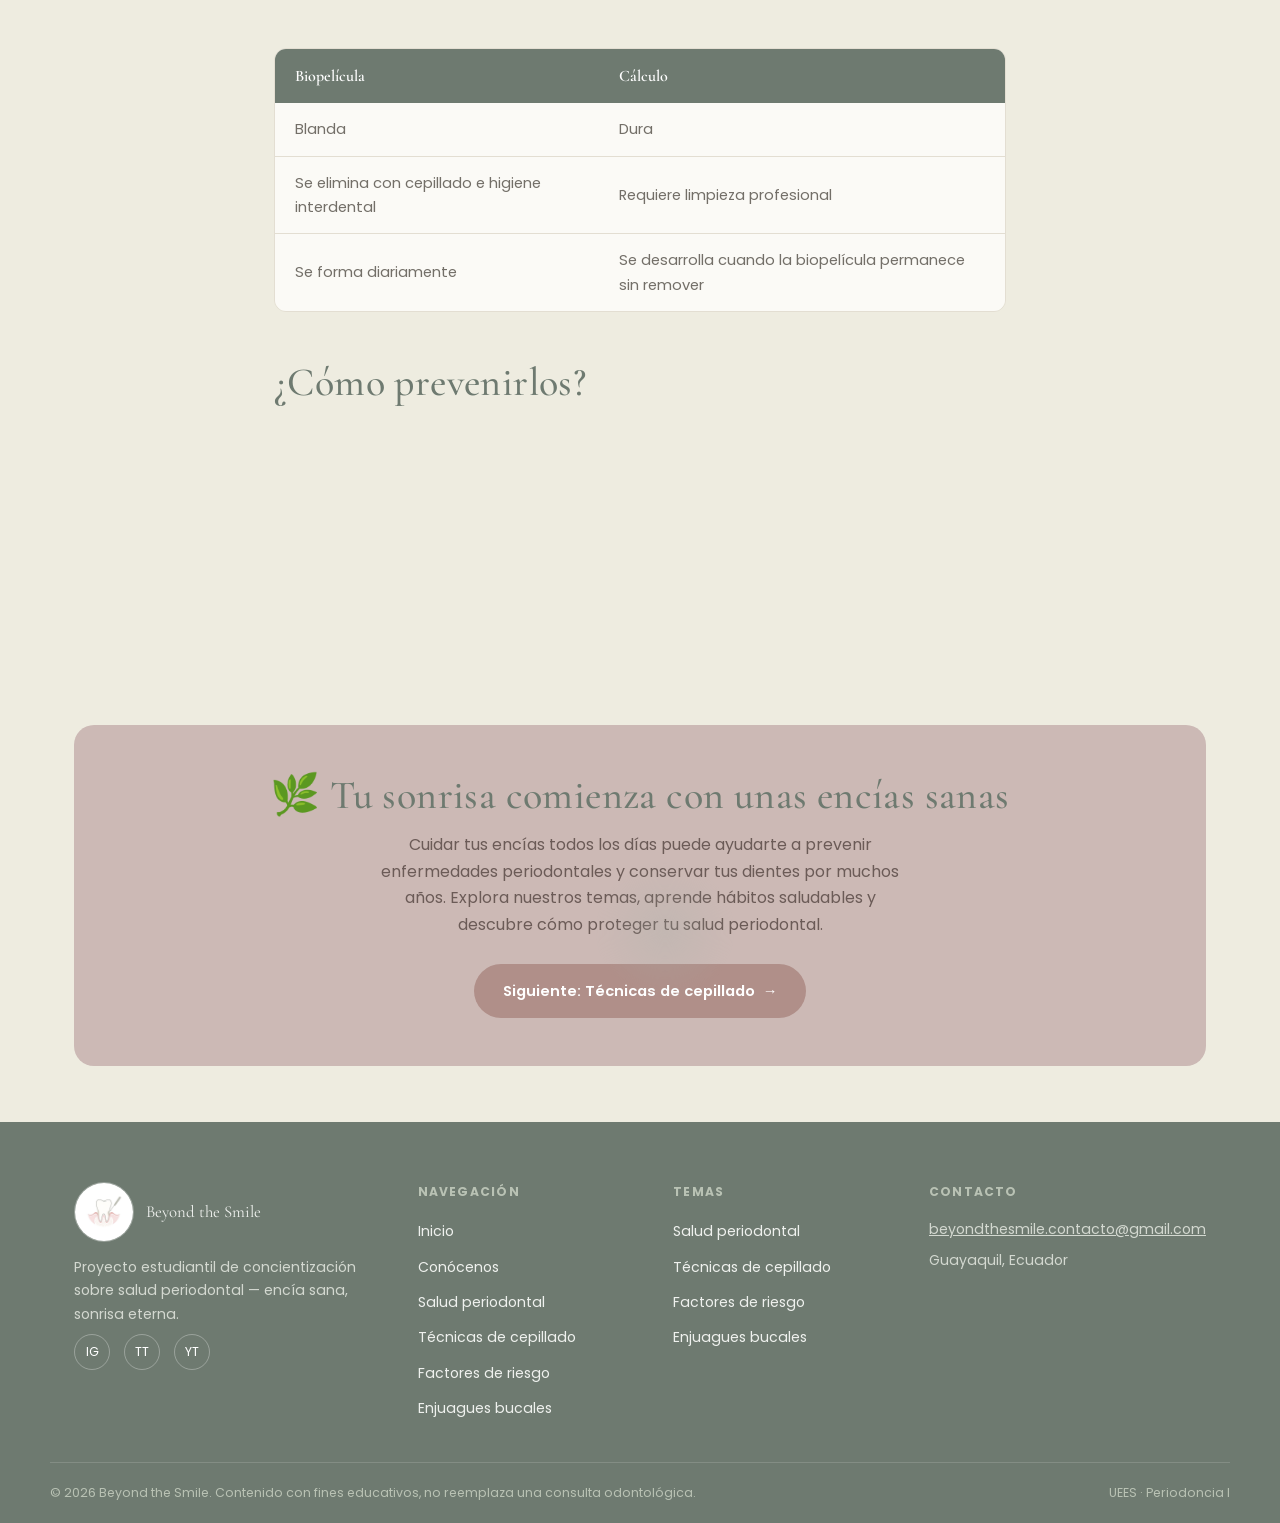
<file: salud-periodontal.html>
<!DOCTYPE html>
<html lang="es">
<head>
<meta charset="UTF-8">
<meta name="viewport" content="width=device-width, initial-scale=1.0">
<title>Salud periodontal — Beyond the Smile</title>
<meta name="description" content="Qué es la salud periodontal, gingivitis vs periodontitis, prevalencia, causas y factores de riesgo, biopelícula y cálculo dental.">
<link rel="preconnect" href="https://fonts.googleapis.com"><link rel="preconnect" href="https://fonts.gstatic.com" crossorigin><link href="https://fonts.googleapis.com/css2?family=Cormorant+Garamond:ital,wght@0,400;0,500;0,600;1,400;1,500&family=Poppins:wght@300;400;500;600;700&display=swap" rel="stylesheet">
<link rel="stylesheet" href="styles.css">

</head>
<body>
<header class="site-header">
  <div class="wrap header-inner">
    <a href="index.html" class="brand">
      <span class="brand-mark"><img src="assets/logo/logo-icon.jpeg" alt="Beyond the Smile"></span>
      <span class="brand-text"><span class="b1">BEYOND</span><span class="b2">the smile</span></span>
    </a>
    <button class="nav-toggle" aria-label="Abrir menú" aria-expanded="false"><span></span><span></span><span></span></button>
    <nav class="main-nav" aria-label="Navegación principal">
      <a href="index.html">Inicio</a>
      <a href="conocenos.html">Conócenos</a>
      <a href="salud-periodontal.html" class="active">Salud periodontal</a>
      <a href="tecnicas-cepillado.html">Técnicas de cepillado</a>
      <a href="factores-de-riesgo.html">Factores de riesgo</a>
      <a href="enjuagues-bucales.html">Enjuagues bucales</a>
      <a href="contacto.html">Contacto</a>
    </nav>
  </div>
</header>
<main>

  <section class="page-hero">
    <span class="blob blob-1"></span>
    <div class="wrap">
      <div class="page-hero-badge reveal-scale"><img src="assets/icons/salud-periodontal.jpeg" alt="Salud periodontal"></div>
      <p class="eyebrow reveal">Tema 1</p>
      <h1 class="reveal">Tus encías son la base<br>de una sonrisa sana.</h1>
      <p class="lead reveal">Las encías hacen mucho más que sostener los dientes. Cuando están sanas, ayudan a proteger los tejidos que rodean cada diente y permiten mantener una buena función y estética.</p>
    </div>
  </section>

  <section class="section">
    <div class="wrap content-wrap">
      <div class="reveal">
        <h2>¿Qué es la salud periodontal?</h2>
        <p>Las encías, el hueso, el ligamento periodontal y el cemento radicular trabajan juntos para mantener los dientes firmes. Cuando todos estos tejidos están sanos, hablamos de salud periodontal.</p>
        <p>Una buena salud periodontal significa:</p>
      </div>
      <div class="chip-row reveal">
        <span class="chip"><span class="emoji">✅</span> Encías rosadas</span>
        <span class="chip"><span class="emoji">✅</span> Sin inflamación</span>
        <span class="chip"><span class="emoji">✅</span> Sin sangrado al cepillarse</span>
        <span class="chip"><span class="emoji">✅</span> Dientes firmes</span>
      </div>

      <div class="reveal">
        <h2>¿Qué es la enfermedad periodontal?</h2>
        <p>Es una infección e inflamación causada principalmente por la acumulación de biopelícula bacteriana alrededor de los dientes. Si no se controla, puede afectar las encías y, con el tiempo, los tejidos que sostienen los dientes.</p>
      </div>

      <h2 class="reveal">Diferencia entre gingivitis y periodontitis</h2>
      <div class="compare-grid" data-stagger>
        <div class="compare-card">
          <h3>🩷 Gingivitis</h3>
          <ul>
            <li>Inflamación de las encías.</li>
            <li>Puede haber sangrado.</li>
            <li>No existe pérdida del hueso que sostiene al diente.</li>
            <li>Es reversible con una buena higiene y tratamiento profesional.</li>
          </ul>
        </div>
        <div class="compare-card c-alert">
          <h3>❤️‍🩹 Periodontitis</h3>
          <ul>
            <li>Es una enfermedad más avanzada.</li>
            <li>Además de inflamación, existe pérdida de hueso y ligamento periodontal.</li>
            <li>Puede producir movilidad dental.</li>
            <li>Si no se trata, puede ocasionar pérdida de dientes.</li>
          </ul>
        </div>
      </div>

      <div class="stat-strip reveal-scale" style="margin-top:48px;">
        <span class="stat-number"><span data-count="40" data-suffix="%">0%</span></span>
        <p>de los adultos presentan alguna forma de enfermedad periodontal. ¿Sabías que...?</p>
      </div>
    </div>
  </section>

  <section class="section section-alt">
    <div class="wrap content-wrap">
      <p class="eyebrow reveal">Tema 2</p>
      <h2 class="reveal">Prevalencia en Ecuador y el mundo</h2>
      <div class="fact-row" data-stagger>
        <div class="fact-box">
          <span class="fact-emoji">🌍</span>
          <h3>En el mundo</h3>
          <p>Las enfermedades periodontales son de las enfermedades crónicas más frecuentes. La periodontitis severa afecta aproximadamente al 10% de la población mundial.</p>
        </div>
        <div class="fact-box">
          <span class="fact-emoji">🇪🇨</span>
          <h3>En Ecuador</h3>
          <p>Diversos estudios muestran que la gingivitis y la periodontitis son frecuentes tanto en adolescentes como en adultos, especialmente con higiene oral deficiente.</p>
        </div>
        <div class="fact-box">
          <span class="fact-emoji">⚠️</span>
          <h3>Mayor riesgo</h3>
          <p>Adultos mayores, personas que fuman, personas con diabetes y quienes tienen mala higiene oral.</p>
        </div>
      </div>
    </div>
  </section>

  <section class="section">
    <div class="wrap content-wrap">
      <p class="eyebrow reveal">Tema 3</p>
      <h2 class="reveal">¿Por qué es importante cuidar las encías?</h2>
      <div class="values-grid" data-stagger>
        <div class="value-card"><div class="value-icon c-sage">🦷</div><h3>Mantienen los dientes en su lugar</h3><p>Los tejidos periodontales sostienen cada diente.</p></div>
        <div class="value-card"><div class="value-icon c-dusty">🛡️</div><h3>Protegen frente a infecciones</h3><p>Una encía sana actúa como barrera frente a bacterias.</p></div>
        <div class="value-card"><div class="value-icon c-parchment">😁</div><h3>Conservan tu sonrisa</h3><p>Mantienen una buena estética y función.</p></div>
        <div class="value-card"><div class="value-icon c-stone">🍎</div><h3>Facilitan la masticación</h3><p>Permiten comer con comodidad.</p></div>
      </div>

      <h2 class="reveal" style="margin-top:56px;">Señales de alerta</h2>
      <div class="chip-row reveal">
        <span class="chip"><span class="emoji">🩸</span> Sangrado</span>
        <span class="chip"><span class="emoji">🔴</span> Encías rojas</span>
        <span class="chip"><span class="emoji">😷</span> Mal aliento</span>
        <span class="chip"><span class="emoji">📉</span> Retracción de encías</span>
        <span class="chip"><span class="emoji">🦷</span> Movilidad dental</span>
      </div>

      <div class="callout reveal">
        <p>¿Qué hacer si aparecen estos signos? Mejora tu higiene oral, acude al odontólogo y no esperes a que aparezca dolor.</p>
      </div>
    </div>
  </section>

  <section class="section section-alt">
    <div class="wrap content-wrap">
      <h2 class="reveal">Causas y factores de riesgo</h2>
      <div class="reveal">
        <h3>Causa principal</h3>
        <p>🦠 <strong>Biopelícula bacteriana</strong> — es la principal causa de las enfermedades periodontales inducidas por placa.</p>
      </div>
      <h3 class="reveal">Factores de riesgo</h3>
      <div class="chip-row reveal">
        <span class="chip"><span class="emoji">🚬</span> Tabaquismo</span>
        <span class="chip"><span class="emoji">🩸</span> Diabetes mal controlada</span>
        <span class="chip"><span class="emoji">🪥</span> Mala higiene oral</span>
        <span class="chip"><span class="emoji">😬</span> Acumulación de cálculo</span>
        <span class="chip"><span class="emoji">👨‍👩‍👧</span> Predisposición individual</span>
        <span class="chip"><span class="emoji">💊</span> Algunos medicamentos</span>
      </div>
      <div class="callout reveal">
        <p>¿Todos los factores causan periodontitis? No. Los factores de riesgo aumentan la probabilidad, pero la principal causa es la acumulación de biopelícula.</p>
      </div>
    </div>
  </section>

  <section class="section">
    <div class="wrap content-wrap">
      <p class="eyebrow reveal">Tema 4</p>
      <h2 class="reveal">Biopelícula y cálculo dental</h2>

      <div class="compare-grid" data-stagger>
        <div class="compare-card">
          <h3>🦠 Biopelícula</h3>
          <p style="margin:0; color:var(--ink-soft); font-size:0.94rem;">Es una capa blanda formada por microorganismos que se adhiere constantemente sobre los dientes. Si no se elimina mediante una adecuada higiene oral, puede producir inflamación de las encías.</p>
        </div>
        <div class="compare-card c-alert">
          <h3>🪨 Cálculo</h3>
          <p style="margin:0; color:var(--ink-soft); font-size:0.94rem;">Es la biopelícula que, con el tiempo, se endurece al mineralizarse con los minerales presentes en la saliva. Una vez formado, ya no puede eliminarse con el cepillo y necesita ser retirado por un profesional.</p>
        </div>
      </div>

      <div class="table-wrap reveal">
        <table class="compare-table">
          <thead><tr><th>Biopelícula</th><th>Cálculo</th></tr></thead>
          <tbody>
            <tr><td>Blanda</td><td>Dura</td></tr>
            <tr><td>Se elimina con cepillado e higiene interdental</td><td>Requiere limpieza profesional</td></tr>
            <tr><td>Se forma diariamente</td><td>Se desarrolla cuando la biopelícula permanece sin remover</td></tr>
          </tbody>
        </table>
      </div>

      <h2 class="reveal" style="margin-top:48px;">¿Cómo prevenirlos?</h2>
      <div class="prevention-grid" data-stagger>
        <div class="prevention-item"><div class="prevention-icon">🪥</div><p>Cepillado dos veces al día</p></div>
        <div class="prevention-item"><div class="prevention-icon">🧵</div><p>Hilo dental o cepillos interdentales</p></div>
        <div class="prevention-item"><div class="prevention-icon">🧴</div><p>Enjuague bucal cuando sea indicado</p></div>
        <div class="prevention-item"><div class="prevention-icon">🦷</div><p>Controles odontológicos periódicos</p></div>
      </div>
    </div>
  </section>

  <section class="section section-tight">
    <div class="wrap">
      <div class="cta-banner reveal-scale">
        <span class="blob blob-3" style="opacity:.25;"></span>
        <h2>🌿 Tu sonrisa comienza con unas encías sanas</h2>
        <p>Cuidar tus encías todos los días puede ayudarte a prevenir enfermedades periodontales y conservar tus dientes por muchos años. Explora nuestros temas, aprende hábitos saludables y descubre cómo proteger tu salud periodontal.</p>
        <a href='tecnicas-cepillado.html' class='btn btn-primary'>Siguiente: Técnicas de cepillado <span class=\'btn-arrow\'>→</span></a>
      </div>
    </div>
  </section>

</main>
<footer class="site-footer">
  <div class="wrap footer-grid">
    <div>
      <div class="footer-brand">
        <span class="brand-mark"><img src="assets/logo/logo-icon.jpeg" alt="Beyond the Smile"></span>
        <span class="footer-brand-text">Beyond the Smile</span>
      </div>
      <p class="footer-text">Proyecto estudiantil de concientización sobre salud periodontal — encía sana, sonrisa eterna.</p>
      <div class="footer-social">
        <a href="#" aria-label="Instagram">IG</a>
        <a href="#" aria-label="TikTok">TT</a>
        <a href="#" aria-label="YouTube">YT</a>
      </div>
    </div>
    <div>
      <p class="footer-heading">Navegación</p>
      <ul class="footer-list">
        <li><a href="index.html">Inicio</a></li><li><a href="conocenos.html">Conócenos</a></li><li><a href="salud-periodontal.html">Salud periodontal</a></li><li><a href="tecnicas-cepillado.html">Técnicas de cepillado</a></li><li><a href="factores-de-riesgo.html">Factores de riesgo</a></li><li><a href="enjuagues-bucales.html">Enjuagues bucales</a></li>
      </ul>
    </div>
    <div>
      <p class="footer-heading">Temas</p>
      <ul class="footer-list">
        <li><a href="salud-periodontal.html">Salud periodontal</a></li><li><a href="tecnicas-cepillado.html">Técnicas de cepillado</a></li><li><a href="factores-de-riesgo.html">Factores de riesgo</a></li><li><a href="enjuagues-bucales.html">Enjuagues bucales</a></li>
      </ul>
    </div>
    <div>
      <p class="footer-heading">Contacto</p>
      <p class="footer-text"><a href="mailto:beyondthesmile.contacto@gmail.com">beyondthesmile.contacto@gmail.com</a></p>
      <p class="footer-text">Guayaquil, Ecuador</p>
    </div>
  </div>
  <div class="wrap footer-bottom">
    <span>© <span id="year"></span> Beyond the Smile. Contenido con fines educativos, no reemplaza una consulta odontológica.</span>
    <span>UEES · Periodoncia I</span>
  </div>
</footer>
<script src="script.js"></script>
</body>
</html>
</file>
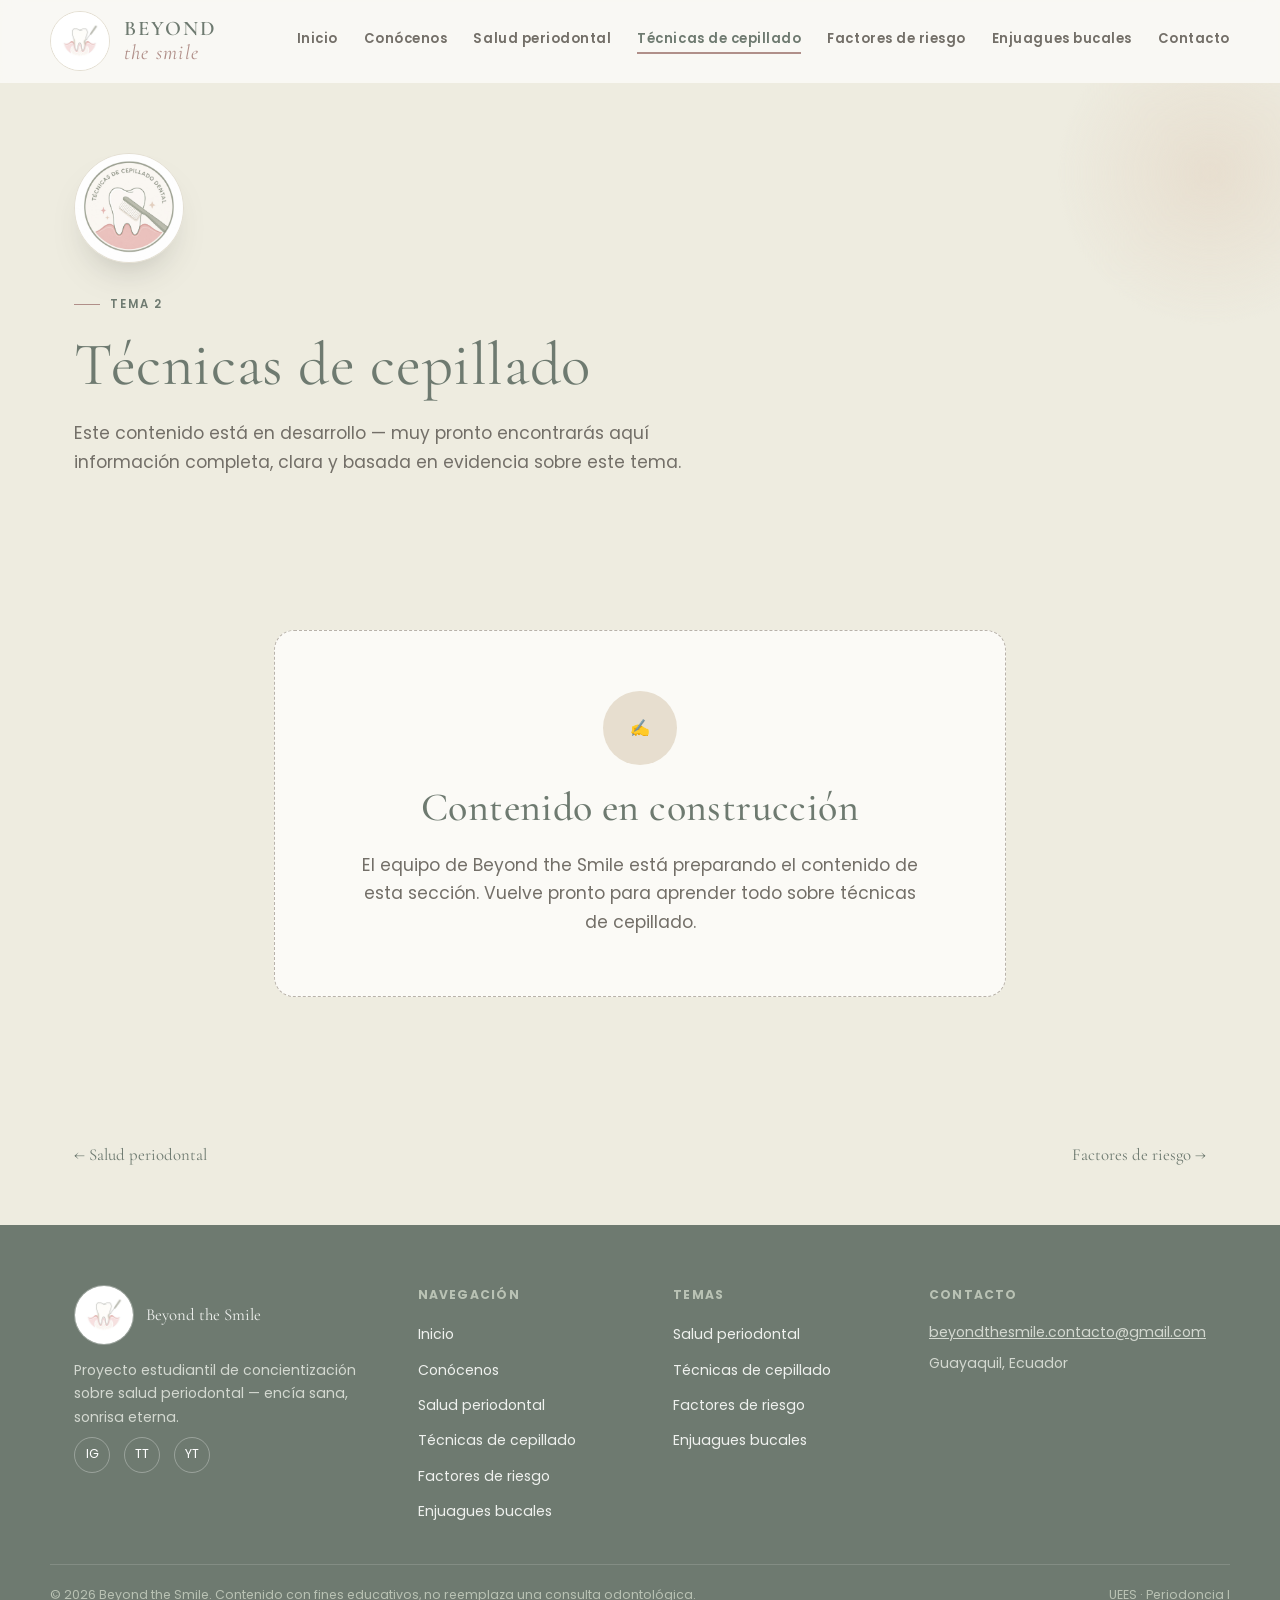
<file: tecnicas-cepillado.html>
<!DOCTYPE html>
<html lang="es">
<head>
<meta charset="UTF-8">
<meta name="viewport" content="width=device-width, initial-scale=1.0">
<title>Técnicas de cepillado — Beyond the Smile</title>
<meta name="description" content="Próximamente: información sobre técnicas de cepillado en Beyond the Smile.">
<link rel="preconnect" href="https://fonts.googleapis.com"><link rel="preconnect" href="https://fonts.gstatic.com" crossorigin><link href="https://fonts.googleapis.com/css2?family=Cormorant+Garamond:ital,wght@0,400;0,500;0,600;1,400;1,500&family=Poppins:wght@300;400;500;600;700&display=swap" rel="stylesheet">
<link rel="stylesheet" href="styles.css">

</head>
<body>
<header class="site-header">
  <div class="wrap header-inner">
    <a href="index.html" class="brand">
      <span class="brand-mark"><img src="assets/logo/logo-icon.jpeg" alt="Beyond the Smile"></span>
      <span class="brand-text"><span class="b1">BEYOND</span><span class="b2">the smile</span></span>
    </a>
    <button class="nav-toggle" aria-label="Abrir menú" aria-expanded="false"><span></span><span></span><span></span></button>
    <nav class="main-nav" aria-label="Navegación principal">
      <a href="index.html">Inicio</a>
      <a href="conocenos.html">Conócenos</a>
      <a href="salud-periodontal.html">Salud periodontal</a>
      <a href="tecnicas-cepillado.html" class="active">Técnicas de cepillado</a>
      <a href="factores-de-riesgo.html">Factores de riesgo</a>
      <a href="enjuagues-bucales.html">Enjuagues bucales</a>
      <a href="contacto.html">Contacto</a>
    </nav>
  </div>
</header>
<main>

  <section class="page-hero">
    <span class="blob blob-1"></span>
    <div class="wrap">
      <div class="page-hero-badge reveal-scale"><img src="assets/icons/tecnicas-cepillado.jpeg" alt="Técnicas de cepillado"></div>
      <p class="eyebrow reveal">Tema 2</p>
      <h1 class="reveal">Técnicas de cepillado</h1>
      <p class="lead reveal">Este contenido está en desarrollo — muy pronto encontrarás aquí información completa, clara y basada en evidencia sobre este tema.</p>
    </div>
  </section>

  <section class="section">
    <div class="wrap content-wrap">
      <div class="coming-soon reveal">
        <div class="value-icon c-parchment" style="margin:0 auto 20px;">✍️</div>
        <h2>Contenido en construcción</h2>
        <p class="lead" style="margin:0 auto;">El equipo de Beyond the Smile está preparando el contenido de esta sección. Vuelve pronto para aprender todo sobre técnicas de cepillado.</p>
      </div>
    </div>
  </section>

  <section class="section section-tight">
    <div class="wrap"><nav class="pager reveal"><a href="salud-periodontal.html" class="pager-link">← Salud periodontal</a><a href="factores-de-riesgo.html" class="pager-link">Factores de riesgo →</a></nav></div>
  </section>

</main>
<footer class="site-footer">
  <div class="wrap footer-grid">
    <div>
      <div class="footer-brand">
        <span class="brand-mark"><img src="assets/logo/logo-icon.jpeg" alt="Beyond the Smile"></span>
        <span class="footer-brand-text">Beyond the Smile</span>
      </div>
      <p class="footer-text">Proyecto estudiantil de concientización sobre salud periodontal — encía sana, sonrisa eterna.</p>
      <div class="footer-social">
        <a href="#" aria-label="Instagram">IG</a>
        <a href="#" aria-label="TikTok">TT</a>
        <a href="#" aria-label="YouTube">YT</a>
      </div>
    </div>
    <div>
      <p class="footer-heading">Navegación</p>
      <ul class="footer-list">
        <li><a href="index.html">Inicio</a></li><li><a href="conocenos.html">Conócenos</a></li><li><a href="salud-periodontal.html">Salud periodontal</a></li><li><a href="tecnicas-cepillado.html">Técnicas de cepillado</a></li><li><a href="factores-de-riesgo.html">Factores de riesgo</a></li><li><a href="enjuagues-bucales.html">Enjuagues bucales</a></li>
      </ul>
    </div>
    <div>
      <p class="footer-heading">Temas</p>
      <ul class="footer-list">
        <li><a href="salud-periodontal.html">Salud periodontal</a></li><li><a href="tecnicas-cepillado.html">Técnicas de cepillado</a></li><li><a href="factores-de-riesgo.html">Factores de riesgo</a></li><li><a href="enjuagues-bucales.html">Enjuagues bucales</a></li>
      </ul>
    </div>
    <div>
      <p class="footer-heading">Contacto</p>
      <p class="footer-text"><a href="mailto:beyondthesmile.contacto@gmail.com">beyondthesmile.contacto@gmail.com</a></p>
      <p class="footer-text">Guayaquil, Ecuador</p>
    </div>
  </div>
  <div class="wrap footer-bottom">
    <span>© <span id="year"></span> Beyond the Smile. Contenido con fines educativos, no reemplaza una consulta odontológica.</span>
    <span>UEES · Periodoncia I</span>
  </div>
</footer>
<script src="script.js"></script>
</body>
</html>
</file>
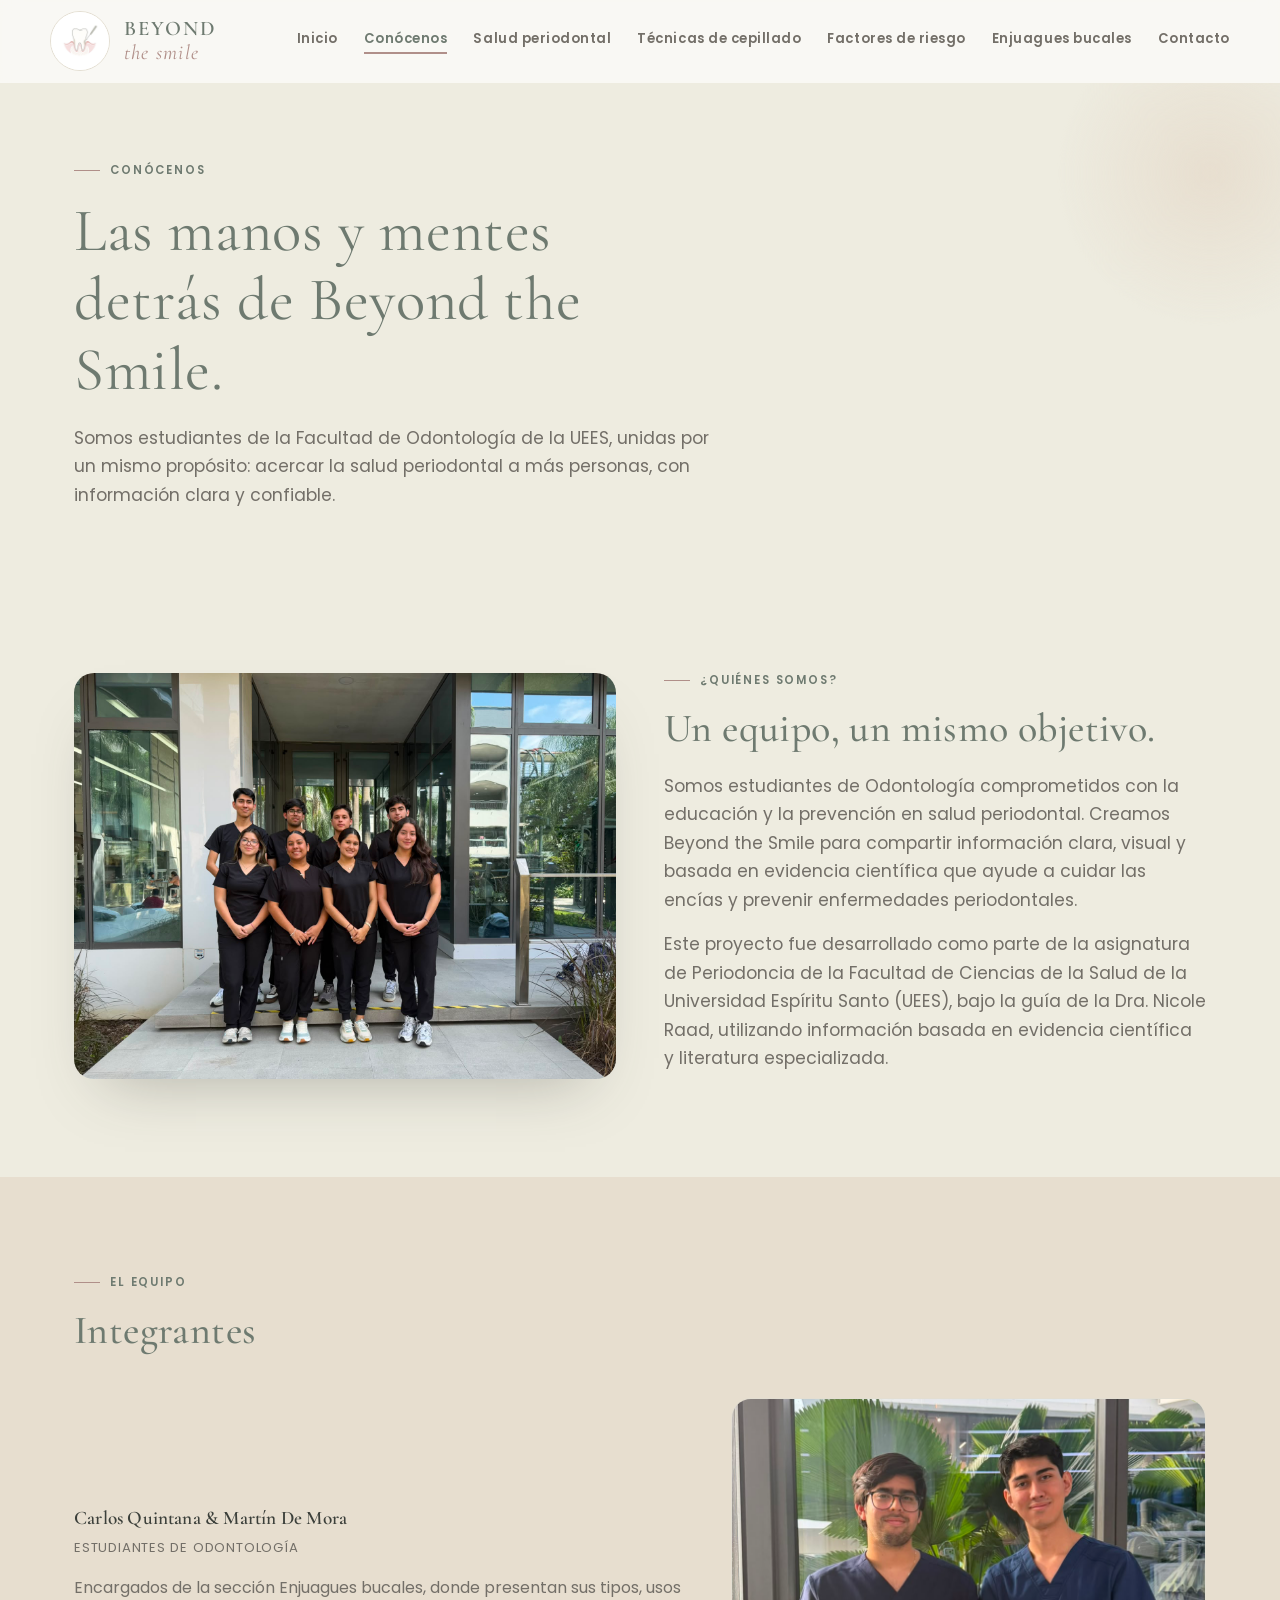
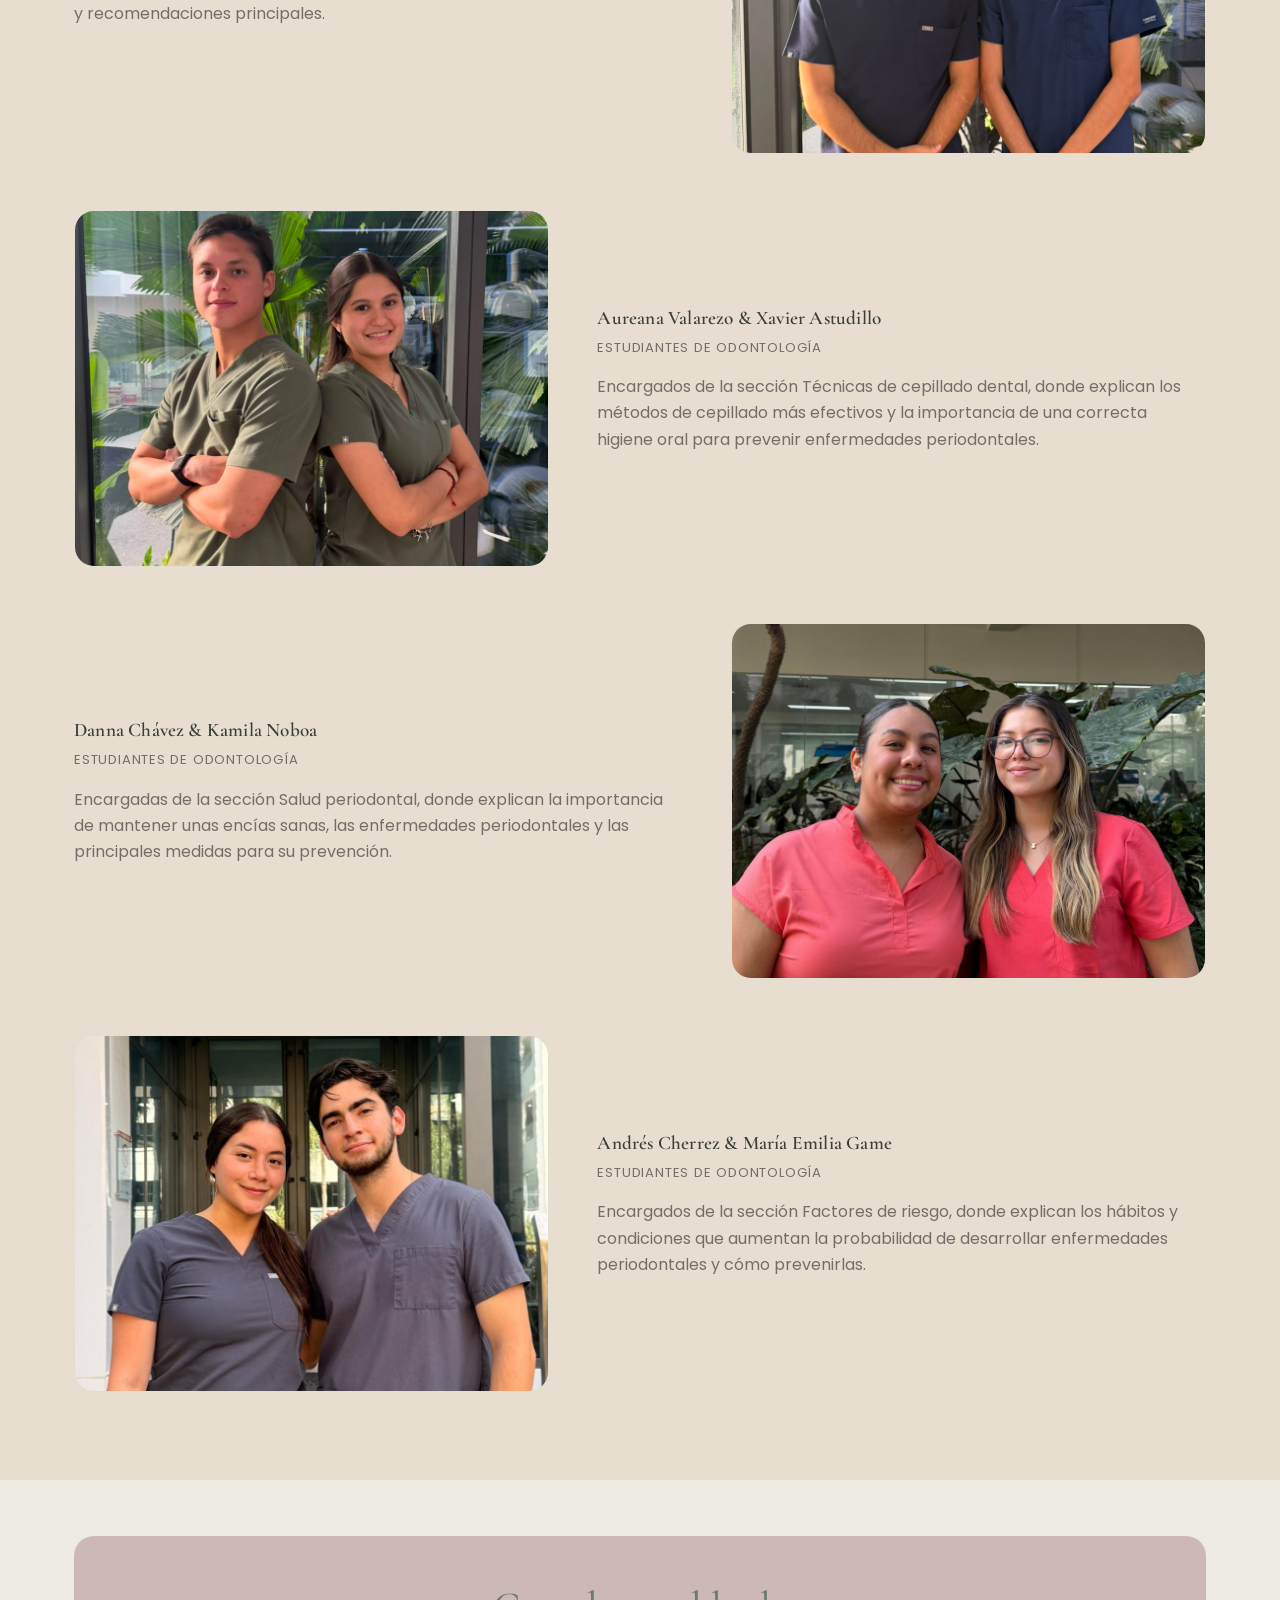
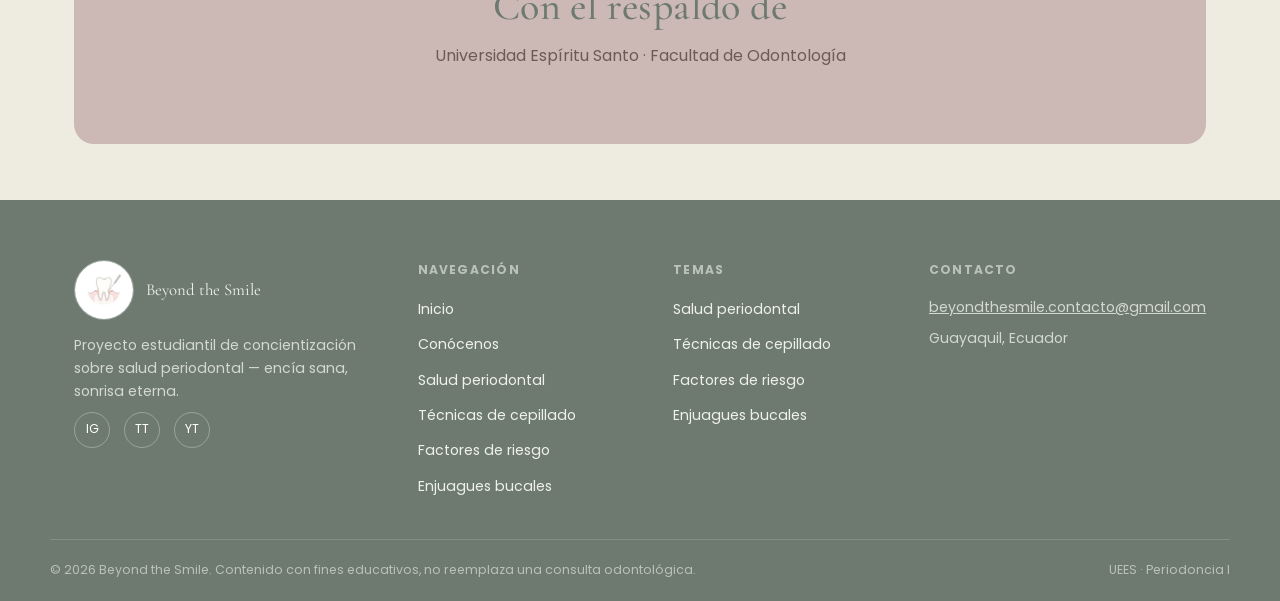
<file: pages/conocenos.html>
<!DOCTYPE html>
<html lang="es">
<head>
<meta charset="UTF-8">
<meta name="viewport" content="width=device-width, initial-scale=1.0">
<title>Conócenos — Beyond the Smile</title>
<meta name="description" content="Conoce al equipo de estudiantes de Odontología detrás de Beyond the Smile.">
<link rel="preconnect" href="https://fonts.googleapis.com"><link rel="preconnect" href="https://fonts.gstatic.com" crossorigin><link href="https://fonts.googleapis.com/css2?family=Cormorant+Garamond:ital,wght@0,400;0,500;0,600;1,400;1,500&family=Poppins:wght@300;400;500;600;700&display=swap" rel="stylesheet">
<link rel="stylesheet" href="../assets/css/styles.css">

</head>
<body>
<header class="site-header">
  <div class="wrap header-inner">
    <a href="../index.html" class="brand">
      <span class="brand-mark"><img src="../assets/logo/logo-icon.jpeg" alt="Beyond the Smile"></span>
      <span class="brand-text"><span class="b1">BEYOND</span><span class="b2">the smile</span></span>
    </a>
    <button class="nav-toggle" aria-label="Abrir menú" aria-expanded="false"><span></span><span></span><span></span></button>
    <nav class="main-nav" aria-label="Navegación principal">
      <a href="../index.html">Inicio</a>
      <a href="conocenos.html" class="active">Conócenos</a>
      <a href="salud-periodontal.html">Salud periodontal</a>
      <a href="tecnicas-cepillado.html">Técnicas de cepillado</a>
      <a href="factores-de-riesgo.html">Factores de riesgo</a>
      <a href="enjuagues-bucales.html">Enjuagues bucales</a>
      <a href="contacto.html">Contacto</a>
    </nav>
  </div>
</header>
<main>

  <section class="page-hero">
    <span class="blob blob-1"></span>
    <div class="wrap">
      <p class="eyebrow reveal">Conócenos</p>
      <h1 class="reveal">Las manos y mentes detrás de Beyond the Smile.</h1>
      <p class="lead reveal">Somos estudiantes de la Facultad de Odontología de la UEES, unidas por un mismo propósito: acercar la salud periodontal a más personas, con información clara y confiable.</p>
    </div>
  </section>

  <section class="section">
    <div class="wrap">
      <div style="display:grid; grid-template-columns:1fr 1fr; gap:48px; align-items:center;">
        <div class="team-photo-wrap reveal-left">
          <img src="../assets/team/grupo.jpeg" alt="Equipo completo de Beyond the Smile">
        </div>
        <div class="reveal-right">
          <p class="eyebrow">¿Quiénes somos?</p>
          <h2>Un equipo, un mismo objetivo.</h2>
          <p class="lead">Somos estudiantes de Odontología comprometidos con la educación y la prevención en salud periodontal. Creamos Beyond the Smile para compartir información clara, visual y basada en evidencia científica que ayude a cuidar las encías y prevenir enfermedades periodontales.</p>
          <p class="lead">Este proyecto fue desarrollado como parte de la asignatura de Periodoncia de la Facultad de Ciencias de la Salud de la Universidad Espíritu Santo (UEES), bajo la guía de la Dra. Nicole Raad, utilizando información basada en evidencia científica y literatura especializada.</p>
        </div>
      </div>
    </div>
  </section>

  <section class="section section-alt">
    <div class="wrap">
      <p class="eyebrow reveal">El equipo</p>
      <h2 class="reveal">Integrantes</h2>
      <div class="team-rows">
        <div class="team-row reveal">
          <div class="team-row-photo"><img src="../assets/team/pareja-1.jpeg" alt="Carlos Quintana y Martín De Mora"></div>
          <div class="team-row-info">
            <h3>Carlos Quintana &amp; Martín De Mora</h3>
            <span class="team-row-role">Estudiantes de Odontología</span>
            <p class="team-row-bio">Encargados de la sección Enjuagues bucales, donde presentan sus tipos, usos y recomendaciones principales.</p>
          </div>
        </div>
        <div class="team-row reveal">
          <div class="team-row-photo"><img src="../assets/team/pareja-2.jpeg" alt="Aureana Valarezo y Xavier Astudillo"></div>
          <div class="team-row-info">
            <h3>Aureana Valarezo &amp; Xavier Astudillo</h3>
            <span class="team-row-role">Estudiantes de Odontología</span>
            <p class="team-row-bio">Encargados de la sección Técnicas de cepillado dental, donde explican los métodos de cepillado más efectivos y la importancia de una correcta higiene oral para prevenir enfermedades periodontales.</p>
          </div>
        </div>
        <div class="team-row reveal">
          <div class="team-row-photo"><img src="../assets/team/pareja-3.jpeg" alt="Danna Chávez y Kamila Noboa"></div>
          <div class="team-row-info">
            <h3>Danna Chávez &amp; Kamila Noboa</h3>
            <span class="team-row-role">Estudiantes de Odontología</span>
            <p class="team-row-bio">Encargadas de la sección Salud periodontal, donde explican la importancia de mantener unas encías sanas, las enfermedades periodontales y las principales medidas para su prevención.</p>
          </div>
        </div>
        <div class="team-row reveal">
          <div class="team-row-photo"><img src="../assets/team/pareja-4.jpeg" alt="Andrés Cherrez y María Emilia Game"></div>
          <div class="team-row-info">
            <h3>Andrés Cherrez &amp; María Emilia Game</h3>
            <span class="team-row-role">Estudiantes de Odontología</span>
            <p class="team-row-bio">Encargados de la sección Factores de riesgo, donde explican los hábitos y condiciones que aumentan la probabilidad de desarrollar enfermedades periodontales y cómo prevenirlas.</p>
          </div>
        </div>
      </div>
    </div>
  </section>

  <section class="section section-tight">
    <div class="wrap">
      <div class="cta-banner reveal-scale">
        <h2>Con el respaldo de</h2>
        <p>Universidad Espíritu Santo · Facultad de Odontología</p>
      </div>
    </div>
  </section>

</main>
<footer class="site-footer">
  <div class="wrap footer-grid">
    <div>
      <div class="footer-brand">
        <span class="brand-mark"><img src="../assets/logo/logo-icon.jpeg" alt="Beyond the Smile"></span>
        <span class="footer-brand-text">Beyond the Smile</span>
      </div>
      <p class="footer-text">Proyecto estudiantil de concientización sobre salud periodontal — encía sana, sonrisa eterna.</p>
      <div class="footer-social">
        <a href="#" aria-label="Instagram">IG</a>
        <a href="#" aria-label="TikTok">TT</a>
        <a href="#" aria-label="YouTube">YT</a>
      </div>
    </div>
    <div>
      <p class="footer-heading">Navegación</p>
      <ul class="footer-list">
        <li><a href="../index.html">Inicio</a></li><li><a href="conocenos.html">Conócenos</a></li><li><a href="salud-periodontal.html">Salud periodontal</a></li><li><a href="tecnicas-cepillado.html">Técnicas de cepillado</a></li><li><a href="factores-de-riesgo.html">Factores de riesgo</a></li><li><a href="enjuagues-bucales.html">Enjuagues bucales</a></li>
      </ul>
    </div>
    <div>
      <p class="footer-heading">Temas</p>
      <ul class="footer-list">
        <li><a href="salud-periodontal.html">Salud periodontal</a></li><li><a href="tecnicas-cepillado.html">Técnicas de cepillado</a></li><li><a href="factores-de-riesgo.html">Factores de riesgo</a></li><li><a href="enjuagues-bucales.html">Enjuagues bucales</a></li>
      </ul>
    </div>
    <div>
      <p class="footer-heading">Contacto</p>
      <p class="footer-text"><a href="mailto:beyondthesmile.contacto@gmail.com">beyondthesmile.contacto@gmail.com</a></p>
      <p class="footer-text">Guayaquil, Ecuador</p>
    </div>
  </div>
  <div class="wrap footer-bottom">
    <span>© <span id="year"></span> Beyond the Smile. Contenido con fines educativos, no reemplaza una consulta odontológica.</span>
    <span>UEES · Periodoncia I</span>
  </div>
</footer>
<script src="../assets/js/script.js"></script>
</body>
</html>
</file>
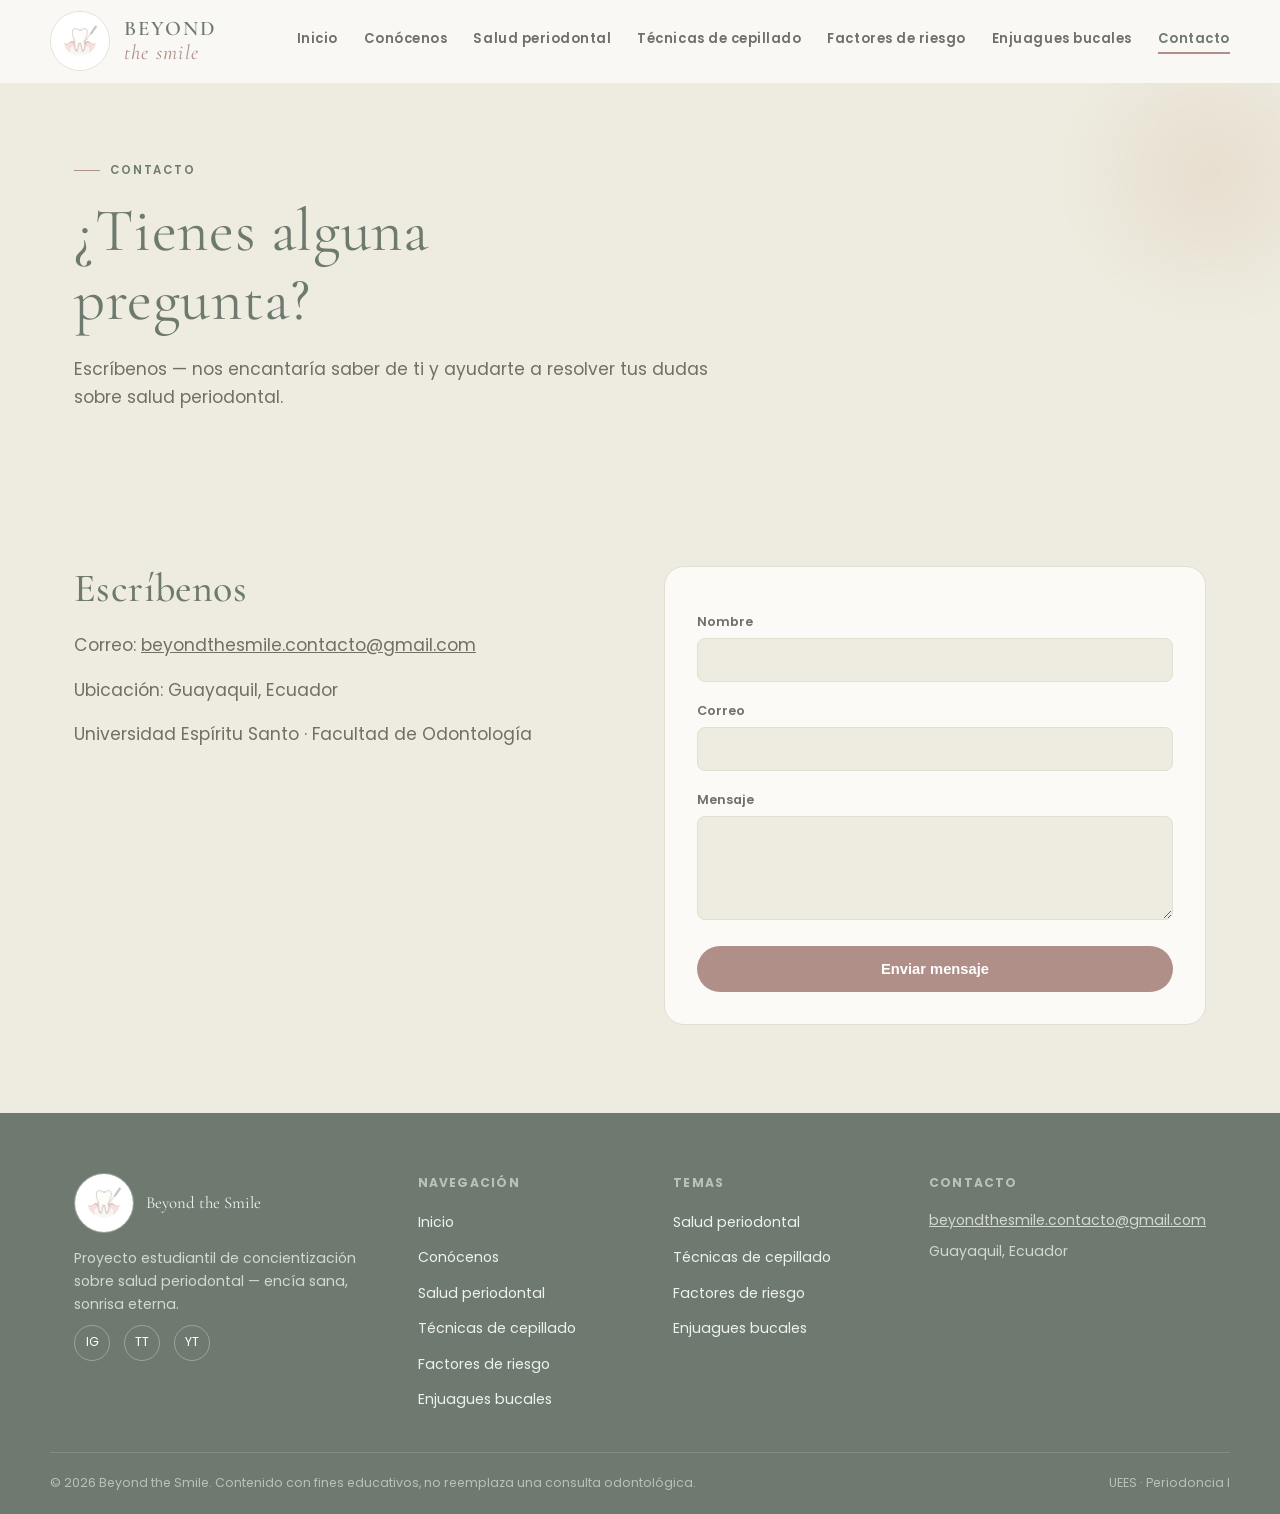
<file: pages/contacto.html>
<!DOCTYPE html>
<html lang="es">
<head>
<meta charset="UTF-8">
<meta name="viewport" content="width=device-width, initial-scale=1.0">
<title>Contacto — Beyond the Smile</title>
<meta name="description" content="Contáctanos para resolver tus dudas sobre salud periodontal.">
<link rel="preconnect" href="https://fonts.googleapis.com"><link rel="preconnect" href="https://fonts.gstatic.com" crossorigin><link href="https://fonts.googleapis.com/css2?family=Cormorant+Garamond:ital,wght@0,400;0,500;0,600;1,400;1,500&family=Poppins:wght@300;400;500;600;700&display=swap" rel="stylesheet">
<link rel="stylesheet" href="../assets/css/styles.css">

</head>
<body>
<header class="site-header">
  <div class="wrap header-inner">
    <a href="../index.html" class="brand">
      <span class="brand-mark"><img src="../assets/logo/logo-icon.jpeg" alt="Beyond the Smile"></span>
      <span class="brand-text"><span class="b1">BEYOND</span><span class="b2">the smile</span></span>
    </a>
    <button class="nav-toggle" aria-label="Abrir menú" aria-expanded="false"><span></span><span></span><span></span></button>
    <nav class="main-nav" aria-label="Navegación principal">
      <a href="../index.html">Inicio</a>
      <a href="conocenos.html">Conócenos</a>
      <a href="salud-periodontal.html">Salud periodontal</a>
      <a href="tecnicas-cepillado.html">Técnicas de cepillado</a>
      <a href="factores-de-riesgo.html">Factores de riesgo</a>
      <a href="enjuagues-bucales.html">Enjuagues bucales</a>
      <a href="contacto.html" class="active">Contacto</a>
    </nav>
  </div>
</header>
<main>

  <section class="page-hero">
    <span class="blob blob-1"></span>
    <div class="wrap">
      <p class="eyebrow reveal">Contacto</p>
      <h1 class="reveal">¿Tienes alguna pregunta?</h1>
      <p class="lead reveal">Escríbenos — nos encantaría saber de ti y ayudarte a resolver tus dudas sobre salud periodontal.</p>
    </div>
  </section>

  <section class="section">
    <div class="wrap" style="display:grid; grid-template-columns:1fr 1fr; gap:48px; align-items:start;">
      <div class="reveal-left">
        <h2>Escríbenos</h2>
        <p class="lead">Correo: <a href="mailto:beyondthesmile.contacto@gmail.com" style="text-decoration:underline;">beyondthesmile.contacto@gmail.com</a></p>
        <p class="lead">Ubicación: Guayaquil, Ecuador</p>
        <p class="lead">Universidad Espíritu Santo · Facultad de Odontología</p>
      </div>
      <form class="reveal-right" style="background:var(--paper); border-radius:var(--radius); padding:32px; border:1px solid var(--line); display:flex; flex-direction:column; gap:6px;" name="contacto" method="POST" data-netlify="true">
        <input type="hidden" name="form-name" value="contacto">
        <label style="font-size:0.8rem; font-weight:600; margin-top:12px; color:var(--ink-soft);">Nombre</label>
        <input type="text" name="nombre" required style="padding:11px 12px; border-radius:8px; border:1px solid var(--line); background:var(--ivory); font-family:var(--font-body);">
        <label style="font-size:0.8rem; font-weight:600; margin-top:12px; color:var(--ink-soft);">Correo</label>
        <input type="email" name="correo" required style="padding:11px 12px; border-radius:8px; border:1px solid var(--line); background:var(--ivory); font-family:var(--font-body);">
        <label style="font-size:0.8rem; font-weight:600; margin-top:12px; color:var(--ink-soft);">Mensaje</label>
        <textarea name="mensaje" rows="4" style="padding:11px 12px; border-radius:8px; border:1px solid var(--line); background:var(--ivory); font-family:var(--font-body);"></textarea>
        <button type="submit" class="btn btn-primary" style="margin-top:20px; justify-content:center;">Enviar mensaje</button>
      </form>
    </div>
  </section>

</main>
<footer class="site-footer">
  <div class="wrap footer-grid">
    <div>
      <div class="footer-brand">
        <span class="brand-mark"><img src="../assets/logo/logo-icon.jpeg" alt="Beyond the Smile"></span>
        <span class="footer-brand-text">Beyond the Smile</span>
      </div>
      <p class="footer-text">Proyecto estudiantil de concientización sobre salud periodontal — encía sana, sonrisa eterna.</p>
      <div class="footer-social">
        <a href="#" aria-label="Instagram">IG</a>
        <a href="#" aria-label="TikTok">TT</a>
        <a href="#" aria-label="YouTube">YT</a>
      </div>
    </div>
    <div>
      <p class="footer-heading">Navegación</p>
      <ul class="footer-list">
        <li><a href="../index.html">Inicio</a></li><li><a href="conocenos.html">Conócenos</a></li><li><a href="salud-periodontal.html">Salud periodontal</a></li><li><a href="tecnicas-cepillado.html">Técnicas de cepillado</a></li><li><a href="factores-de-riesgo.html">Factores de riesgo</a></li><li><a href="enjuagues-bucales.html">Enjuagues bucales</a></li>
      </ul>
    </div>
    <div>
      <p class="footer-heading">Temas</p>
      <ul class="footer-list">
        <li><a href="salud-periodontal.html">Salud periodontal</a></li><li><a href="tecnicas-cepillado.html">Técnicas de cepillado</a></li><li><a href="factores-de-riesgo.html">Factores de riesgo</a></li><li><a href="enjuagues-bucales.html">Enjuagues bucales</a></li>
      </ul>
    </div>
    <div>
      <p class="footer-heading">Contacto</p>
      <p class="footer-text"><a href="mailto:beyondthesmile.contacto@gmail.com">beyondthesmile.contacto@gmail.com</a></p>
      <p class="footer-text">Guayaquil, Ecuador</p>
    </div>
  </div>
  <div class="wrap footer-bottom">
    <span>© <span id="year"></span> Beyond the Smile. Contenido con fines educativos, no reemplaza una consulta odontológica.</span>
    <span>UEES · Periodoncia I</span>
  </div>
</footer>
<script src="../assets/js/script.js"></script>
</body>
</html>
</file>
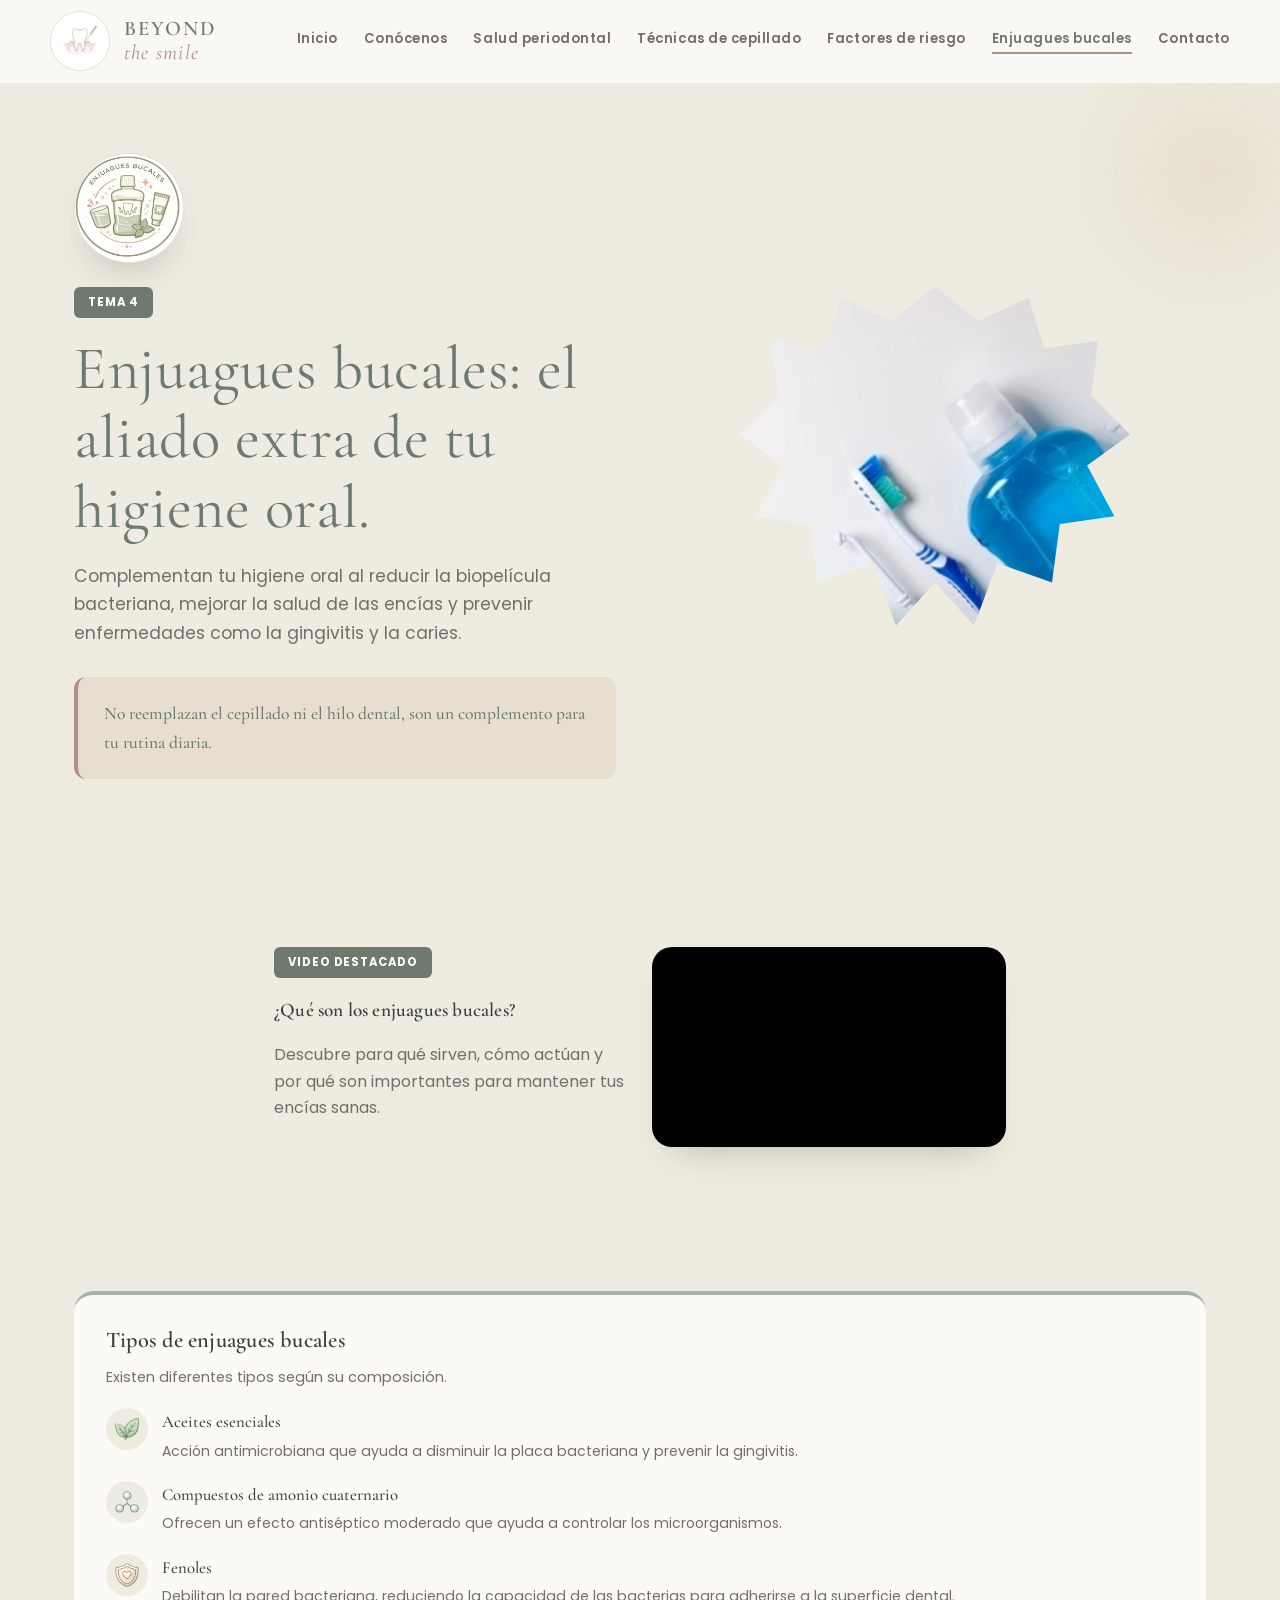
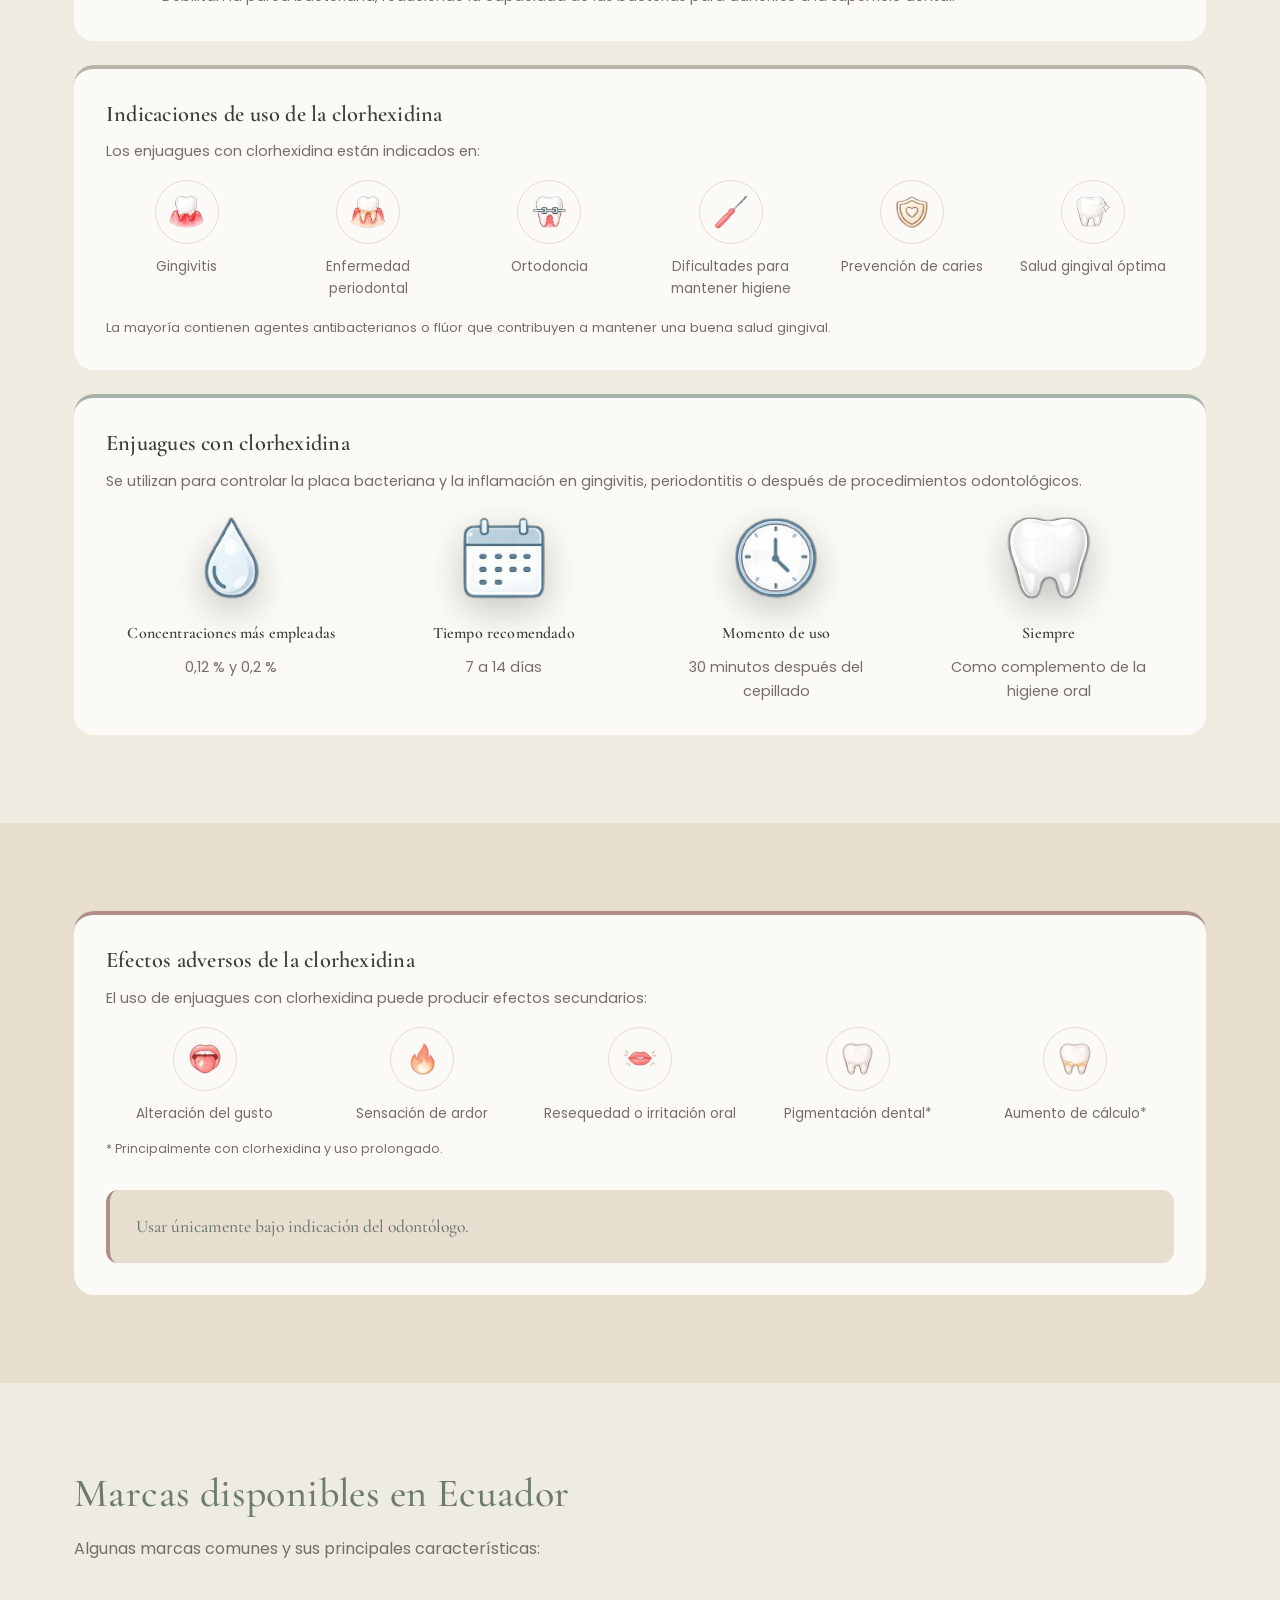
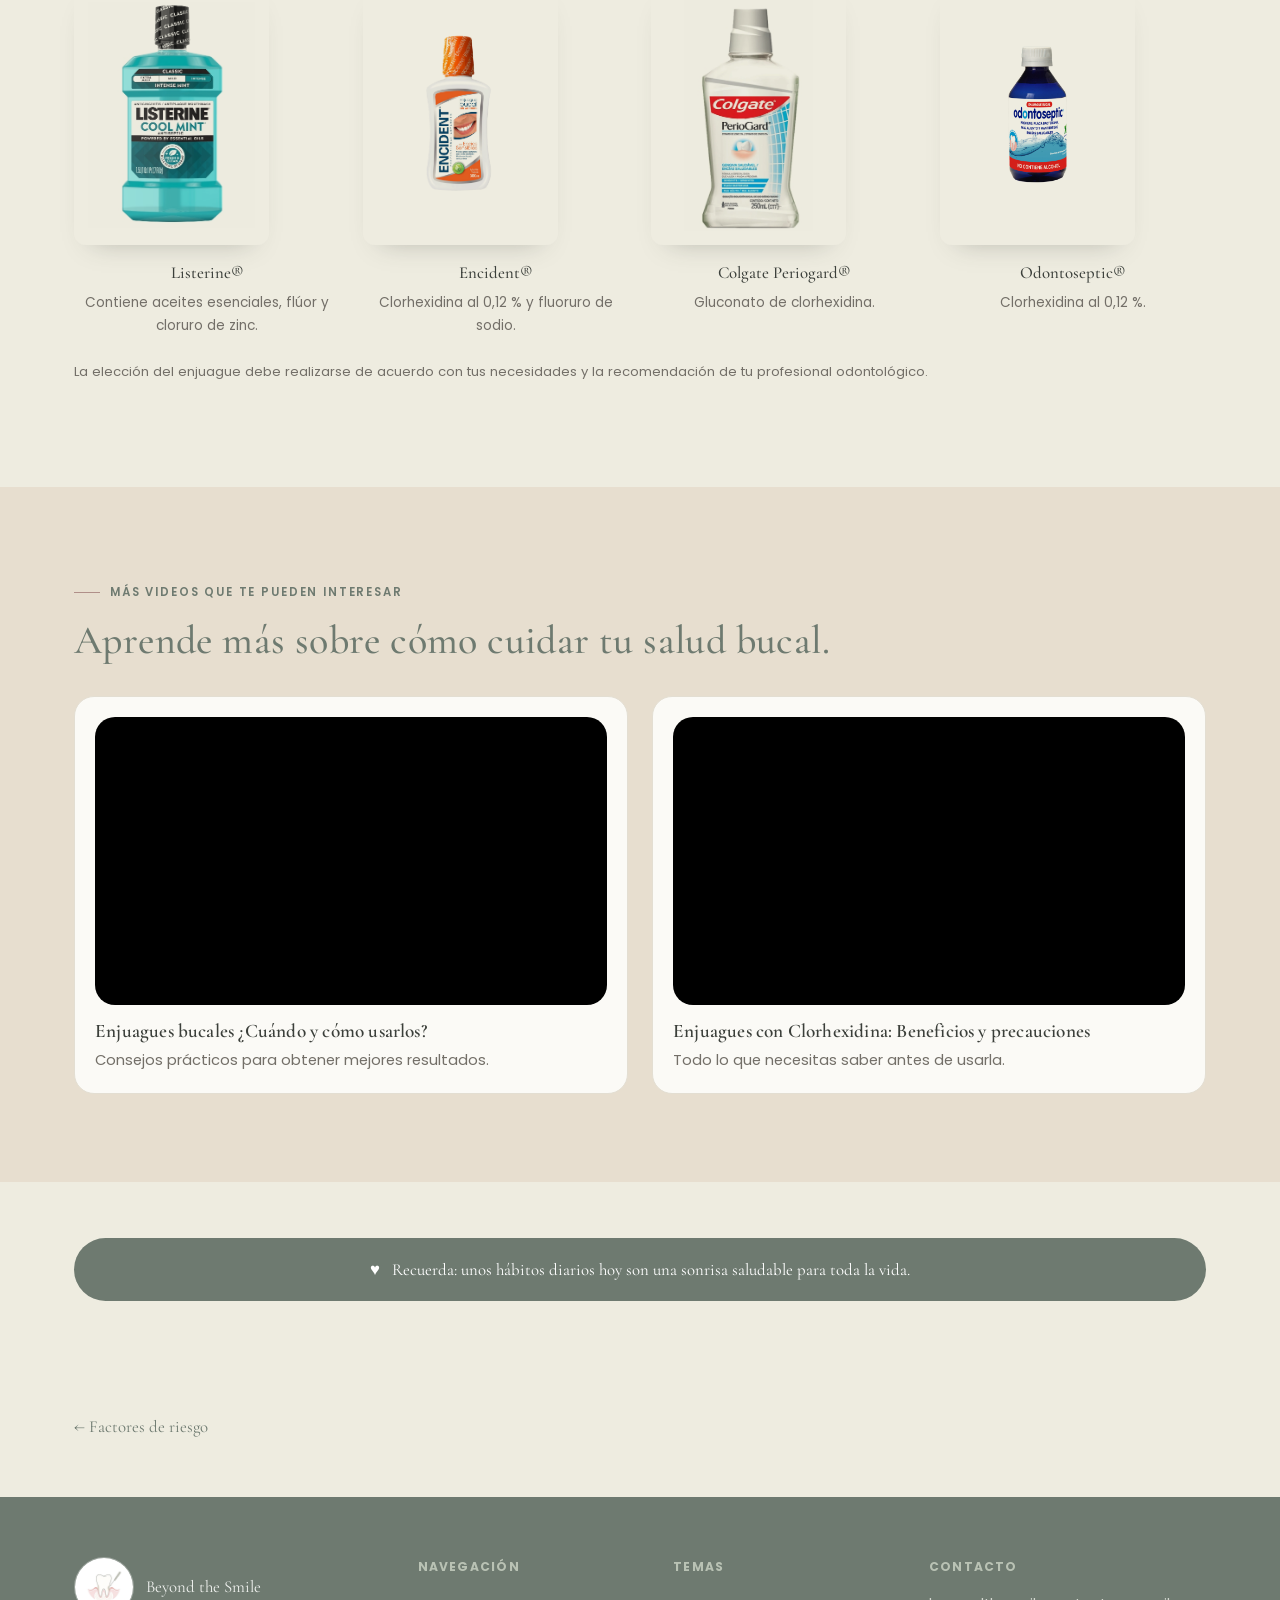
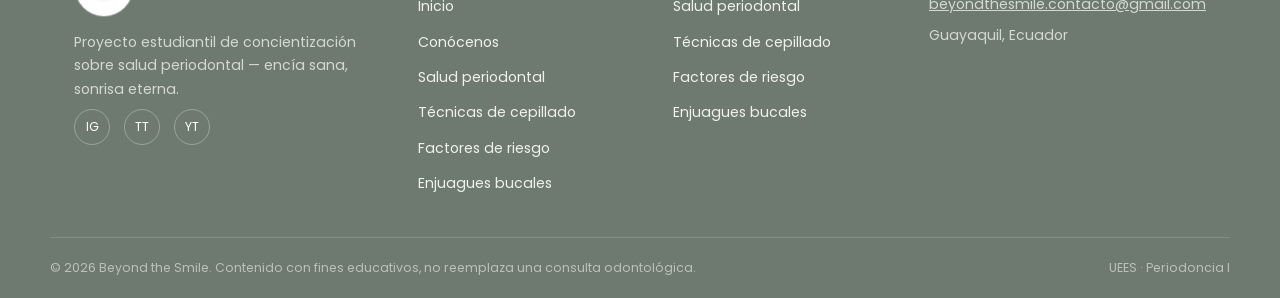
<file: pages/enjuagues-bucales.html>
<!DOCTYPE html>
<html lang="es">
<head>
<meta charset="UTF-8">
<meta name="viewport" content="width=device-width, initial-scale=1.0">
<title>Enjuagues bucales — Beyond the Smile</title>
<meta name="description" content="Qué son los enjuagues bucales, tipos, indicaciones de uso, clorhexidina, efectos adversos y marcas disponibles en Ecuador.">
<link rel="preconnect" href="https://fonts.googleapis.com"><link rel="preconnect" href="https://fonts.gstatic.com" crossorigin><link href="https://fonts.googleapis.com/css2?family=Cormorant+Garamond:ital,wght@0,400;0,500;0,600;1,400;1,500&family=Poppins:wght@300;400;500;600;700&display=swap" rel="stylesheet">
<link rel="stylesheet" href="../assets/css/styles.css">

</head>
<body>
<header class="site-header">
  <div class="wrap header-inner">
    <a href="../index.html" class="brand">
      <span class="brand-mark"><img src="../assets/logo/logo-icon.jpeg" alt="Beyond the Smile"></span>
      <span class="brand-text"><span class="b1">BEYOND</span><span class="b2">the smile</span></span>
    </a>
    <button class="nav-toggle" aria-label="Abrir menú" aria-expanded="false"><span></span><span></span><span></span></button>
    <nav class="main-nav" aria-label="Navegación principal">
      <a href="../index.html">Inicio</a>
      <a href="conocenos.html">Conócenos</a>
      <a href="salud-periodontal.html">Salud periodontal</a>
      <a href="tecnicas-cepillado.html">Técnicas de cepillado</a>
      <a href="factores-de-riesgo.html">Factores de riesgo</a>
      <a href="enjuagues-bucales.html" class="active">Enjuagues bucales</a>
      <a href="contacto.html">Contacto</a>
    </nav>
  </div>
</header>
<main>

  <section class="page-hero">
    <span class="blob blob-1"></span>
    <div class="wrap hero-inner">
      <div>
        <div class="page-hero-badge reveal-scale"><img src="../assets/icons/enjuagues-bucales.jpeg" alt="Enjuagues bucales"></div>
        <p class="eyebrow-badge reveal-left">Tema 4</p>
        <h1 class="reveal-left">Enjuagues bucales: el aliado extra de tu higiene oral.</h1>
        <p class="lead reveal-left">Complementan tu higiene oral al reducir la biopelícula bacteriana, mejorar la salud de las encías y prevenir enfermedades como la gingivitis y la caries.</p>
        <div class="callout reveal-left" style="max-width:640px;">
          <p>No reemplazan el cepillado ni el hilo dental, son un complemento para tu rutina diaria.</p>
        </div>
      </div>
      <div class="hero-zigzag-frame reveal-scale">
        <img src="../assets/icons/Enjuague bucal.jpg" alt="Enjuague bucal junto a cepillo dental e hilo dental">
      </div>
    </div>
  </section>

  <section class="section section-tight">
    <div class="wrap content-wrap">
      <div class="compare-grid reveal">
        <div>
          <p class="eyebrow-badge">Video destacado</p>
          <h3>¿Qué son los enjuagues bucales?</h3>
          <p style="margin-bottom:0;">Descubre para qué sirven, cómo actúan y por qué son importantes para mantener tus encías sanas.</p>
        </div>
        <div class="video-embed"><iframe src="https://www.youtube.com/embed/LMz0ohyc8R0" title="¿Qué son los enjuagues bucales?" loading="lazy" allow="accelerometer; autoplay; clipboard-write; encrypted-media; gyroscope; picture-in-picture; web-share" allowfullscreen></iframe></div>
      </div>
    </div>
  </section>

  <section class="section" id="tipos">
    <div class="wrap">
      <div class="compare-card reveal" style="margin-bottom:24px;">
        <h3>Tipos de enjuagues bucales</h3>
        <p style="font-size:0.9rem;">Existen diferentes tipos según su composición.</p>
        <div class="icon-list">
          <div class="icon-list-item">
            <span class="icon-list-icon"><img src="../assets/icons/enj-menta.png" alt=""></span>
            <div><h4>Aceites esenciales</h4><p>Acción antimicrobiana que ayuda a disminuir la placa bacteriana y prevenir la gingivitis.</p></div>
          </div>
          <div class="icon-list-item">
            <span class="icon-list-icon"><img src="../assets/icons/enj-molecula.png" alt=""></span>
            <div><h4>Compuestos de amonio cuaternario</h4><p>Ofrecen un efecto antiséptico moderado que ayuda a controlar los microorganismos.</p></div>
          </div>
          <div class="icon-list-item">
            <span class="icon-list-icon"><img src="../assets/icons/enj-fenoles-escudo.png" alt=""></span>
            <div><h4>Fenoles</h4><p>Debilitan la pared bacteriana, reduciendo la capacidad de las bacterias para adherirse a la superficie dental.</p></div>
          </div>
        </div>
      </div>

      <div class="compare-card c-stone reveal" style="margin-bottom:24px;">
        <h3>Indicaciones de uso de la clorhexidina</h3>
        <p style="font-size:0.9rem;">Los enjuagues con clorhexidina están indicados en:</p>
        <div class="prevention-grid grid-cols-3" style="margin-top:16px;">
          <div class="prevention-item"><div class="prevention-icon"><img src="../assets/icons/indic-gingivitis.png" alt=""></div><p>Gingivitis</p></div>
          <div class="prevention-item"><div class="prevention-icon"><img src="../assets/icons/indic-periodontal.png" alt=""></div><p>Enfermedad periodontal</p></div>
          <div class="prevention-item"><div class="prevention-icon"><img src="../assets/icons/indic-ortodoncia.png" alt=""></div><p>Ortodoncia</p></div>
          <div class="prevention-item"><div class="prevention-icon"><img src="../assets/icons/indic-higiene.png" alt=""></div><p>Dificultades para mantener higiene</p></div>
          <div class="prevention-item"><div class="prevention-icon"><img src="../assets/icons/indic-caries.png" alt=""></div><p>Prevención de caries</p></div>
          <div class="prevention-item"><div class="prevention-icon"><img src="../assets/icons/indic-salud-gingival.png" alt=""></div><p>Salud gingival óptima</p></div>
        </div>
        <p style="font-size:0.82rem; margin-top:16px; margin-bottom:0;">La mayoría contienen agentes antibacterianos o flúor que contribuyen a mantener una buena salud gingival.</p>
      </div>

      <div class="compare-card reveal">
        <h3>Enjuagues con clorhexidina</h3>
        <p style="font-size:0.9rem;">Se utilizan para controlar la placa bacteriana y la inflamación en gingivitis, periodontitis o después de procedimientos odontológicos.</p>
        <div class="values-grid" style="margin-top:16px;">
          <div class="value-card"><div class="value-icon icon-plain"><img src="../assets/icons/clorhex-gota.png" alt=""></div><h3 style="font-size:1rem;">Concentraciones más empleadas</h3><p>0,12 % y 0,2 %</p></div>
          <div class="value-card"><div class="value-icon icon-plain"><img src="../assets/icons/clorhex-calendario.png" alt=""></div><h3 style="font-size:1rem;">Tiempo recomendado</h3><p>7 a 14 días</p></div>
          <div class="value-card"><div class="value-icon icon-plain"><img src="../assets/icons/clorhex-reloj.png" alt=""></div><h3 style="font-size:1rem;">Momento de uso</h3><p>30 minutos después del cepillado</p></div>
          <div class="value-card"><div class="value-icon icon-plain"><img src="../assets/icons/clorhex-diente.png" alt=""></div><h3 style="font-size:1rem;">Siempre</h3><p>Como complemento de la higiene oral</p></div>
        </div>
      </div>
    </div>
  </section>

  <section class="section section-alt" id="efectos">
    <div class="wrap">
      <div class="compare-card c-alert reveal">
        <h3>Efectos adversos de la clorhexidina</h3>
        <p style="font-size:0.9rem;">El uso de enjuagues con clorhexidina puede producir efectos secundarios:</p>
        <div class="prevention-grid grid-cols-3" style="margin-top:16px;">
          <div class="prevention-item"><div class="prevention-icon"><img src="../assets/icons/efecto-gusto.png" alt=""></div><p>Alteración del gusto</p></div>
          <div class="prevention-item"><div class="prevention-icon"><img src="../assets/icons/efecto-ardor.png" alt=""></div><p>Sensación de ardor</p></div>
          <div class="prevention-item"><div class="prevention-icon"><img src="../assets/icons/efecto-resequedad.png" alt=""></div><p>Resequedad o irritación oral</p></div>
          <div class="prevention-item"><div class="prevention-icon"><img src="../assets/icons/efecto-pigmentacion.png" alt=""></div><p>Pigmentación dental*</p></div>
          <div class="prevention-item"><div class="prevention-icon"><img src="../assets/icons/efecto-calculo.png" alt=""></div><p>Aumento de cálculo*</p></div>
        </div>
        <p style="font-size:0.78rem; margin-top:14px; margin-bottom:0;">* Principalmente con clorhexidina y uso prolongado.</p>
        <div class="callout" style="margin-bottom:0;"><p>Usar únicamente bajo indicación del odontólogo.</p></div>
      </div>
    </div>
  </section>

  <section class="section" id="marcas">
    <div class="wrap">
      <h2 class="reveal">Marcas disponibles en Ecuador</h2>
      <p class="reveal">Algunas marcas comunes y sus principales características:</p>
      <div class="product-grid" data-stagger>
        <div class="product-card">
          <div class="product-card-img"><img src="../assets/icons/Listerine.jpg" alt="Listerine Cool Mint"></div>
          <h4>Listerine®</h4>
          <p>Contiene aceites esenciales, flúor y cloruro de zinc.</p>
        </div>
        <div class="product-card">
          <div class="product-card-img"><img src="../assets/icons/Encident.png" alt="Encident para encías sensibles"></div>
          <h4>Encident®</h4>
          <p>Clorhexidina al 0,12 % y fluoruro de sodio.</p>
        </div>
        <div class="product-card">
          <div class="product-card-img"><img src="../assets/icons/Colgate periogard.jpg" alt="Colgate PerioGard"></div>
          <h4>Colgate Periogard®</h4>
          <p>Gluconato de clorhexidina.</p>
        </div>
        <div class="product-card">
          <div class="product-card-img"><img src="../assets/icons/Odontoseptic.jpg" alt="Odontoseptic enjuague bucal"></div>
          <h4>Odontoseptic®</h4>
          <p>Clorhexidina al 0,12 %.</p>
        </div>
      </div>
      <p class="reveal" style="font-size:0.82rem; margin-top:24px;">La elección del enjuague debe realizarse de acuerdo con tus necesidades y la recomendación de tu profesional odontológico.</p>
    </div>
  </section>

  <section class="section section-alt" id="videos">
    <div class="wrap">
      <p class="eyebrow reveal">Más videos que te pueden interesar</p>
      <h2 class="reveal">Aprende más sobre cómo cuidar tu salud bucal.</h2>
      <div class="video-stack video-stack-2col" data-stagger>
        <div class="video-embed-card">
          <div class="video-embed"><iframe src="https://www.youtube.com/embed/02mI8-64JpY" title="Enjuagues bucales ¿Cuándo y cómo usarlos?" loading="lazy" allow="accelerometer; autoplay; clipboard-write; encrypted-media; gyroscope; picture-in-picture; web-share" allowfullscreen></iframe></div>
          <div class="video-embed-card-info">
            <h3>Enjuagues bucales ¿Cuándo y cómo usarlos?</h3>
            <p>Consejos prácticos para obtener mejores resultados.</p>
          </div>
        </div>
        <div class="video-embed-card">
          <div class="video-embed"><iframe src="https://www.youtube.com/embed/UBvZOTTMffY" title="Enjuagues con Clorhexidina: Beneficios y precauciones" loading="lazy" allow="accelerometer; autoplay; clipboard-write; encrypted-media; gyroscope; picture-in-picture; web-share" allowfullscreen></iframe></div>
          <div class="video-embed-card-info">
            <h3>Enjuagues con Clorhexidina: Beneficios y precauciones</h3>
            <p>Todo lo que necesitas saber antes de usarla.</p>
          </div>
        </div>
      </div>
    </div>
  </section>

  <section class="section section-tight">
    <div class="wrap">
      <div class="note-bar reveal-scale">
        <span>♥</span> Recuerda: unos hábitos diarios hoy son una sonrisa saludable para toda la vida.
      </div>
    </div>
  </section>

  <section class="section section-tight">
    <div class="wrap"><nav class="pager reveal"><a href="factores-de-riesgo.html" class="pager-link">← Factores de riesgo</a><span></span></nav></div>
  </section>

</main>
<footer class="site-footer">
  <div class="wrap footer-grid">
    <div>
      <div class="footer-brand">
        <span class="brand-mark"><img src="../assets/logo/logo-icon.jpeg" alt="Beyond the Smile"></span>
        <span class="footer-brand-text">Beyond the Smile</span>
      </div>
      <p class="footer-text">Proyecto estudiantil de concientización sobre salud periodontal — encía sana, sonrisa eterna.</p>
      <div class="footer-social">
        <a href="#" aria-label="Instagram">IG</a>
        <a href="#" aria-label="TikTok">TT</a>
        <a href="#" aria-label="YouTube">YT</a>
      </div>
    </div>
    <div>
      <p class="footer-heading">Navegación</p>
      <ul class="footer-list">
        <li><a href="../index.html">Inicio</a></li><li><a href="conocenos.html">Conócenos</a></li><li><a href="salud-periodontal.html">Salud periodontal</a></li><li><a href="tecnicas-cepillado.html">Técnicas de cepillado</a></li><li><a href="factores-de-riesgo.html">Factores de riesgo</a></li><li><a href="enjuagues-bucales.html">Enjuagues bucales</a></li>
      </ul>
    </div>
    <div>
      <p class="footer-heading">Temas</p>
      <ul class="footer-list">
        <li><a href="salud-periodontal.html">Salud periodontal</a></li><li><a href="tecnicas-cepillado.html">Técnicas de cepillado</a></li><li><a href="factores-de-riesgo.html">Factores de riesgo</a></li><li><a href="enjuagues-bucales.html">Enjuagues bucales</a></li>
      </ul>
    </div>
    <div>
      <p class="footer-heading">Contacto</p>
      <p class="footer-text"><a href="mailto:beyondthesmile.contacto@gmail.com">beyondthesmile.contacto@gmail.com</a></p>
      <p class="footer-text">Guayaquil, Ecuador</p>
    </div>
  </div>
  <div class="wrap footer-bottom">
    <span>© <span id="year"></span> Beyond the Smile. Contenido con fines educativos, no reemplaza una consulta odontológica.</span>
    <span>UEES · Periodoncia I</span>
  </div>
</footer>
<script src="../assets/js/script.js"></script>
</body>
</html>
</file>
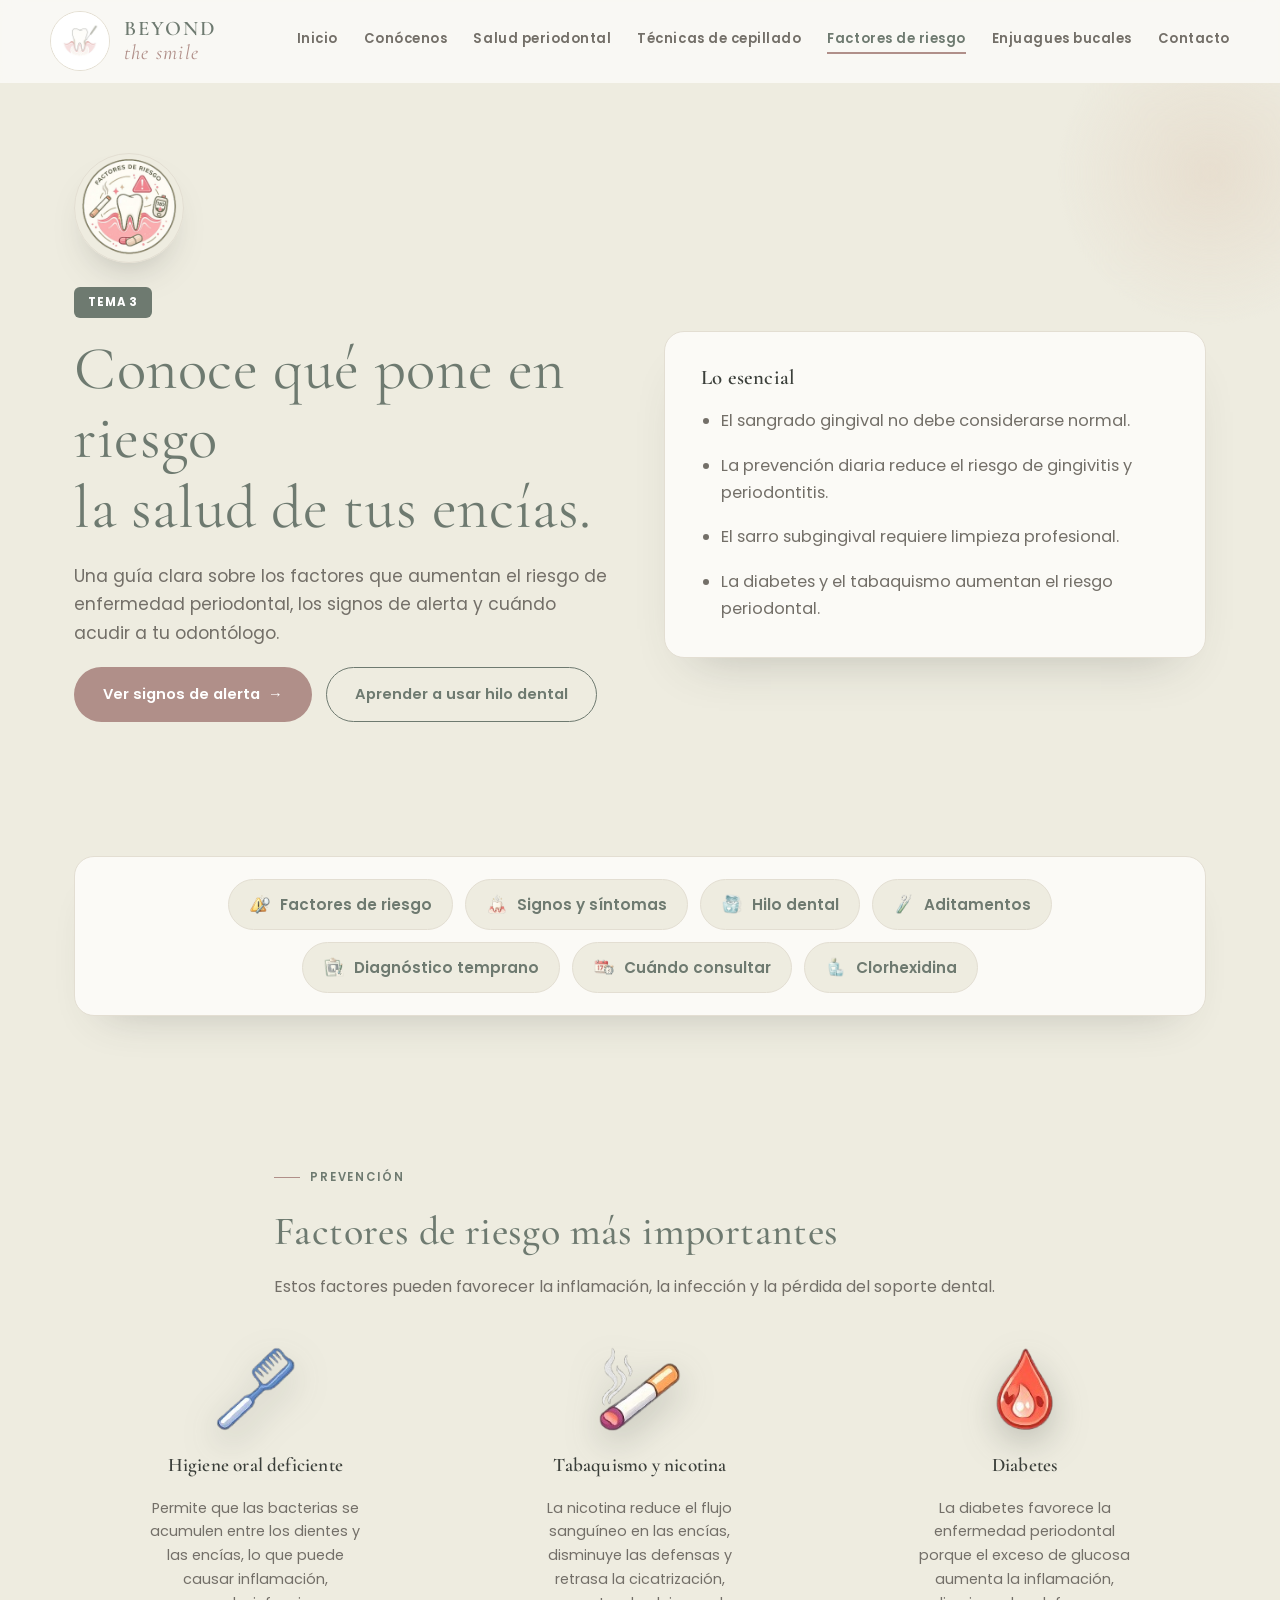
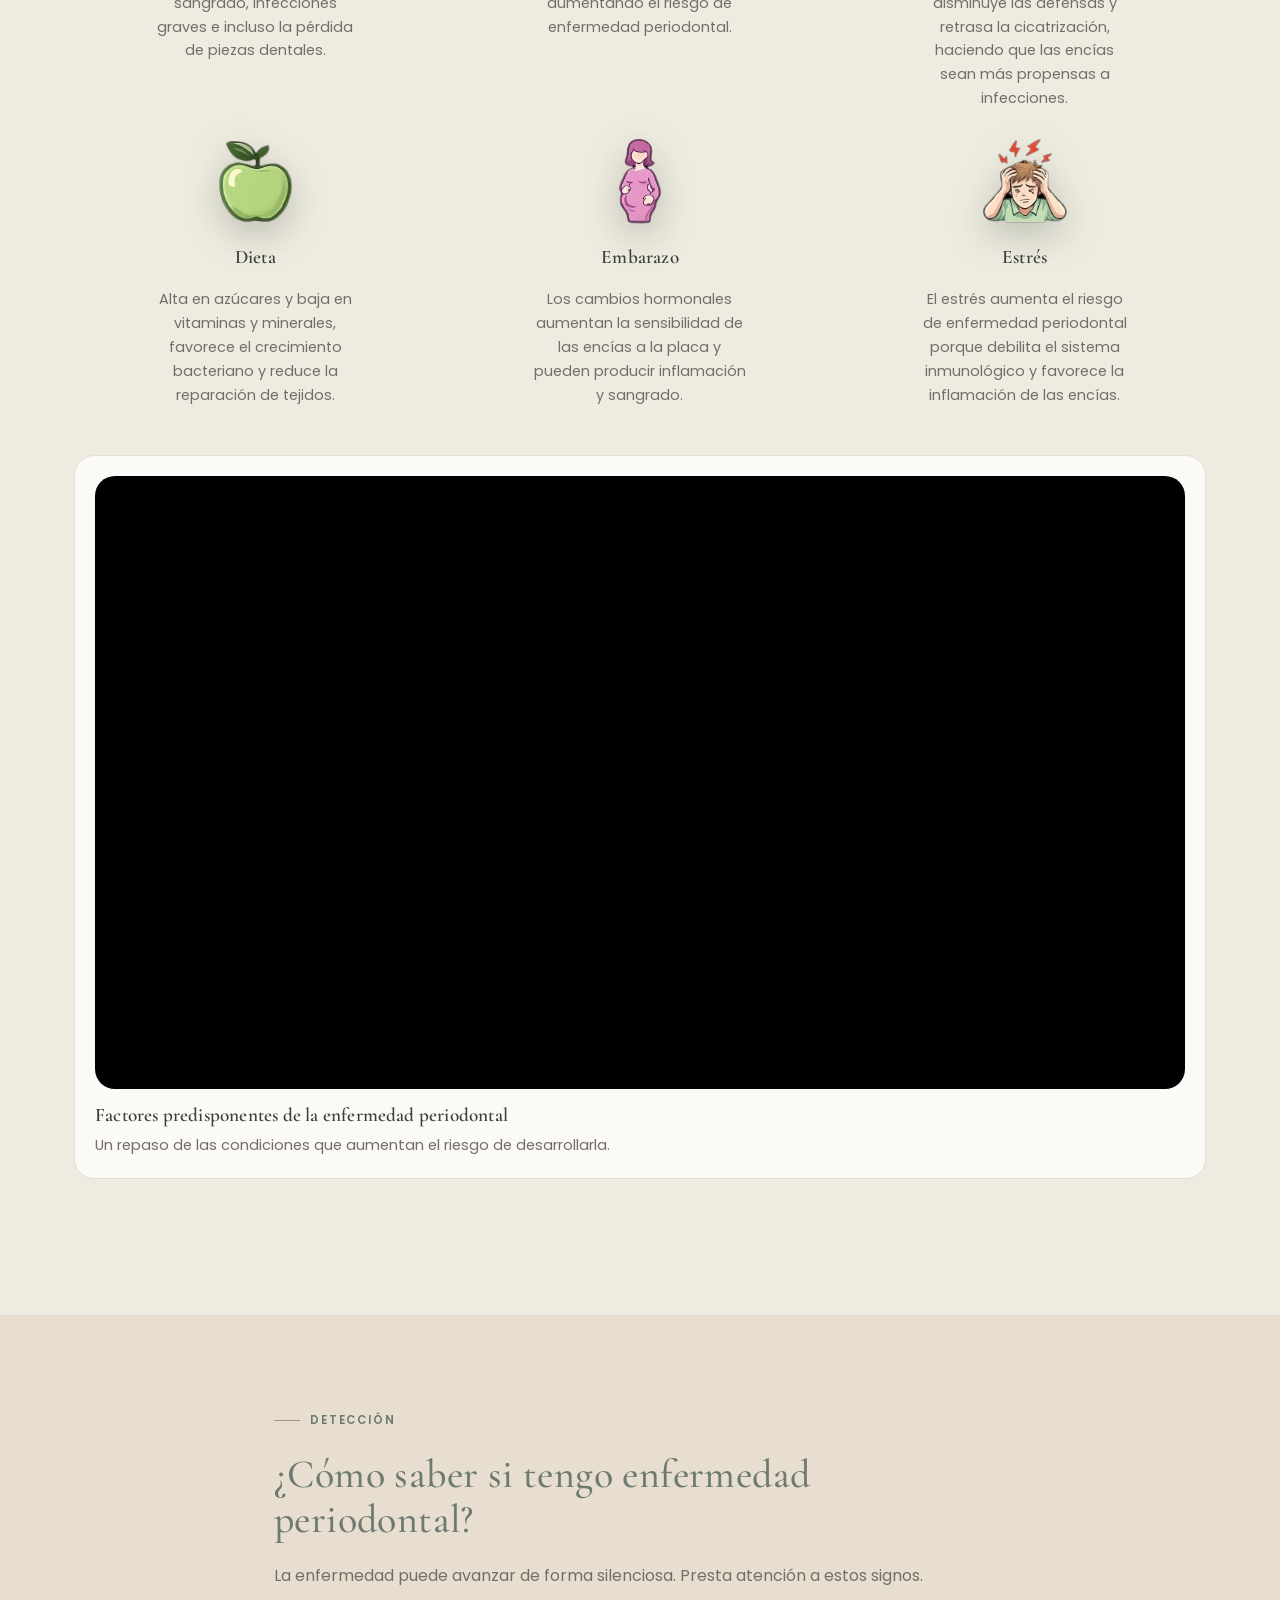
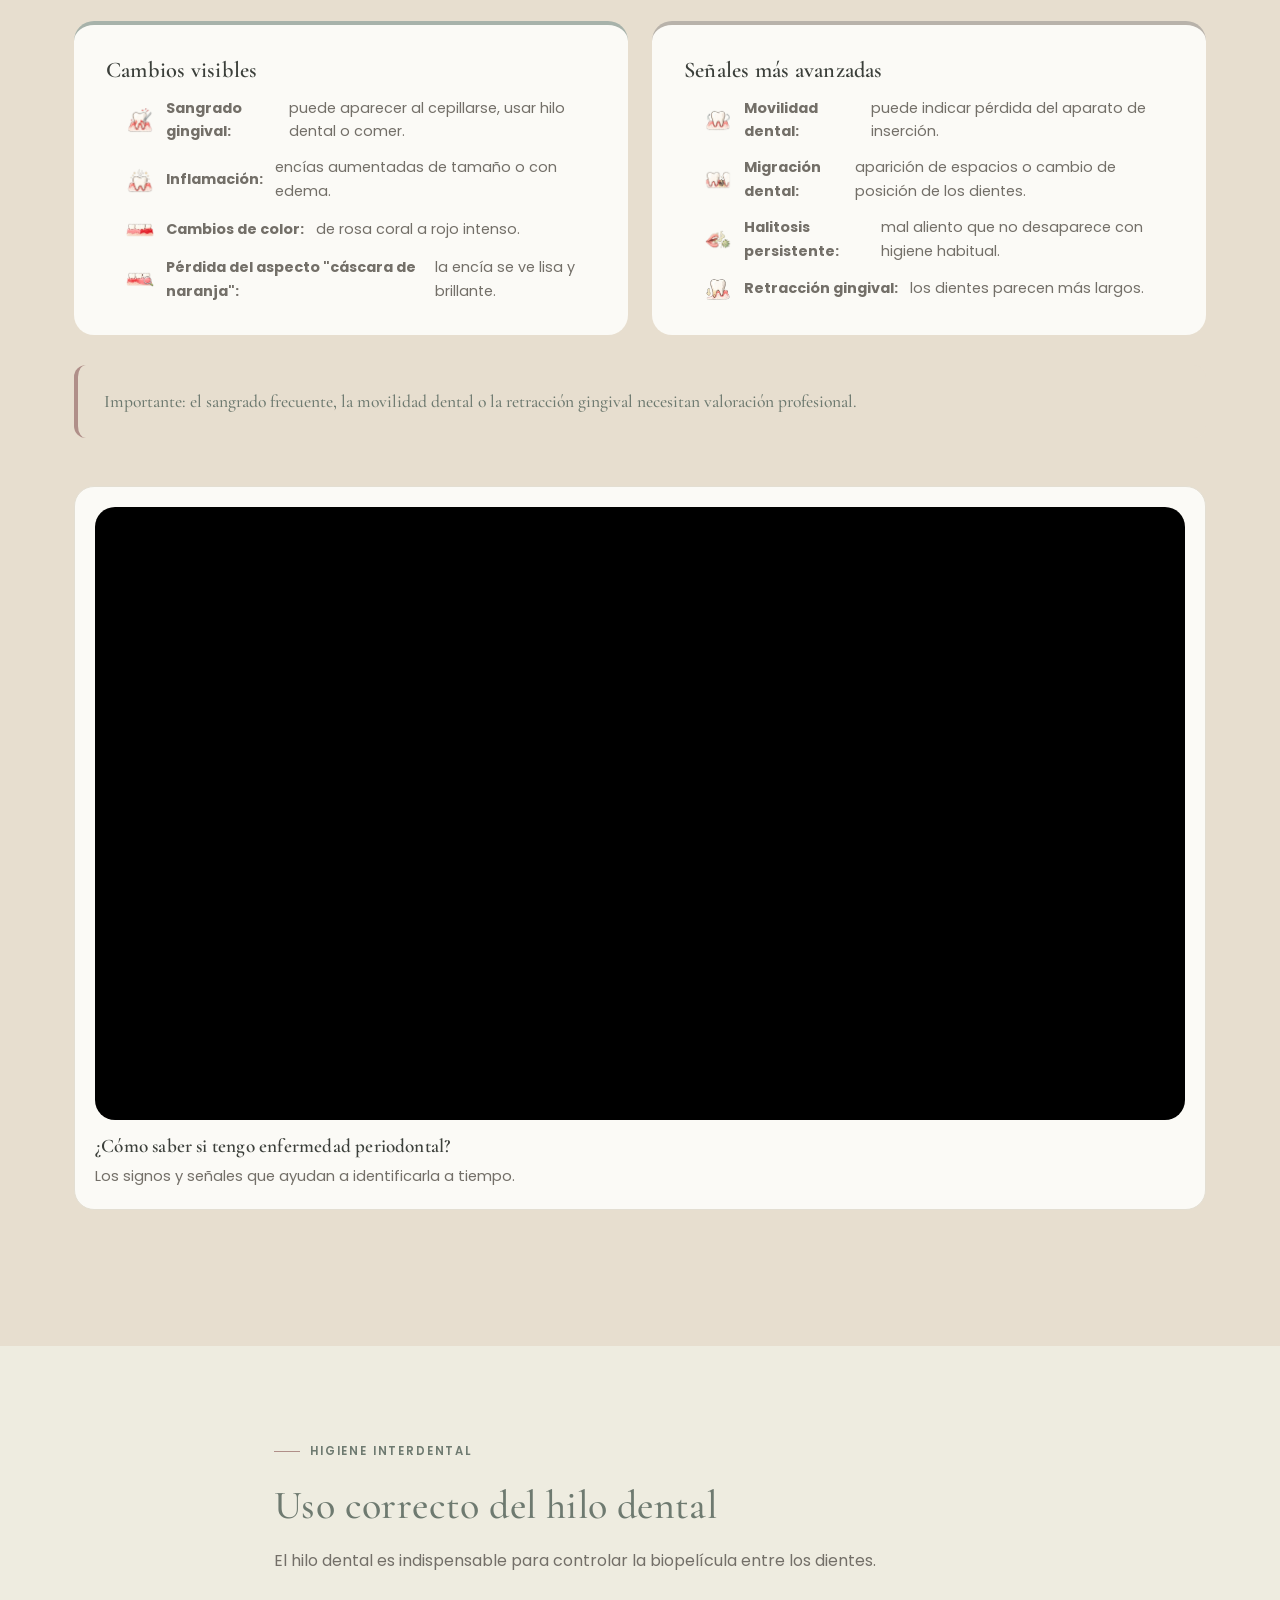
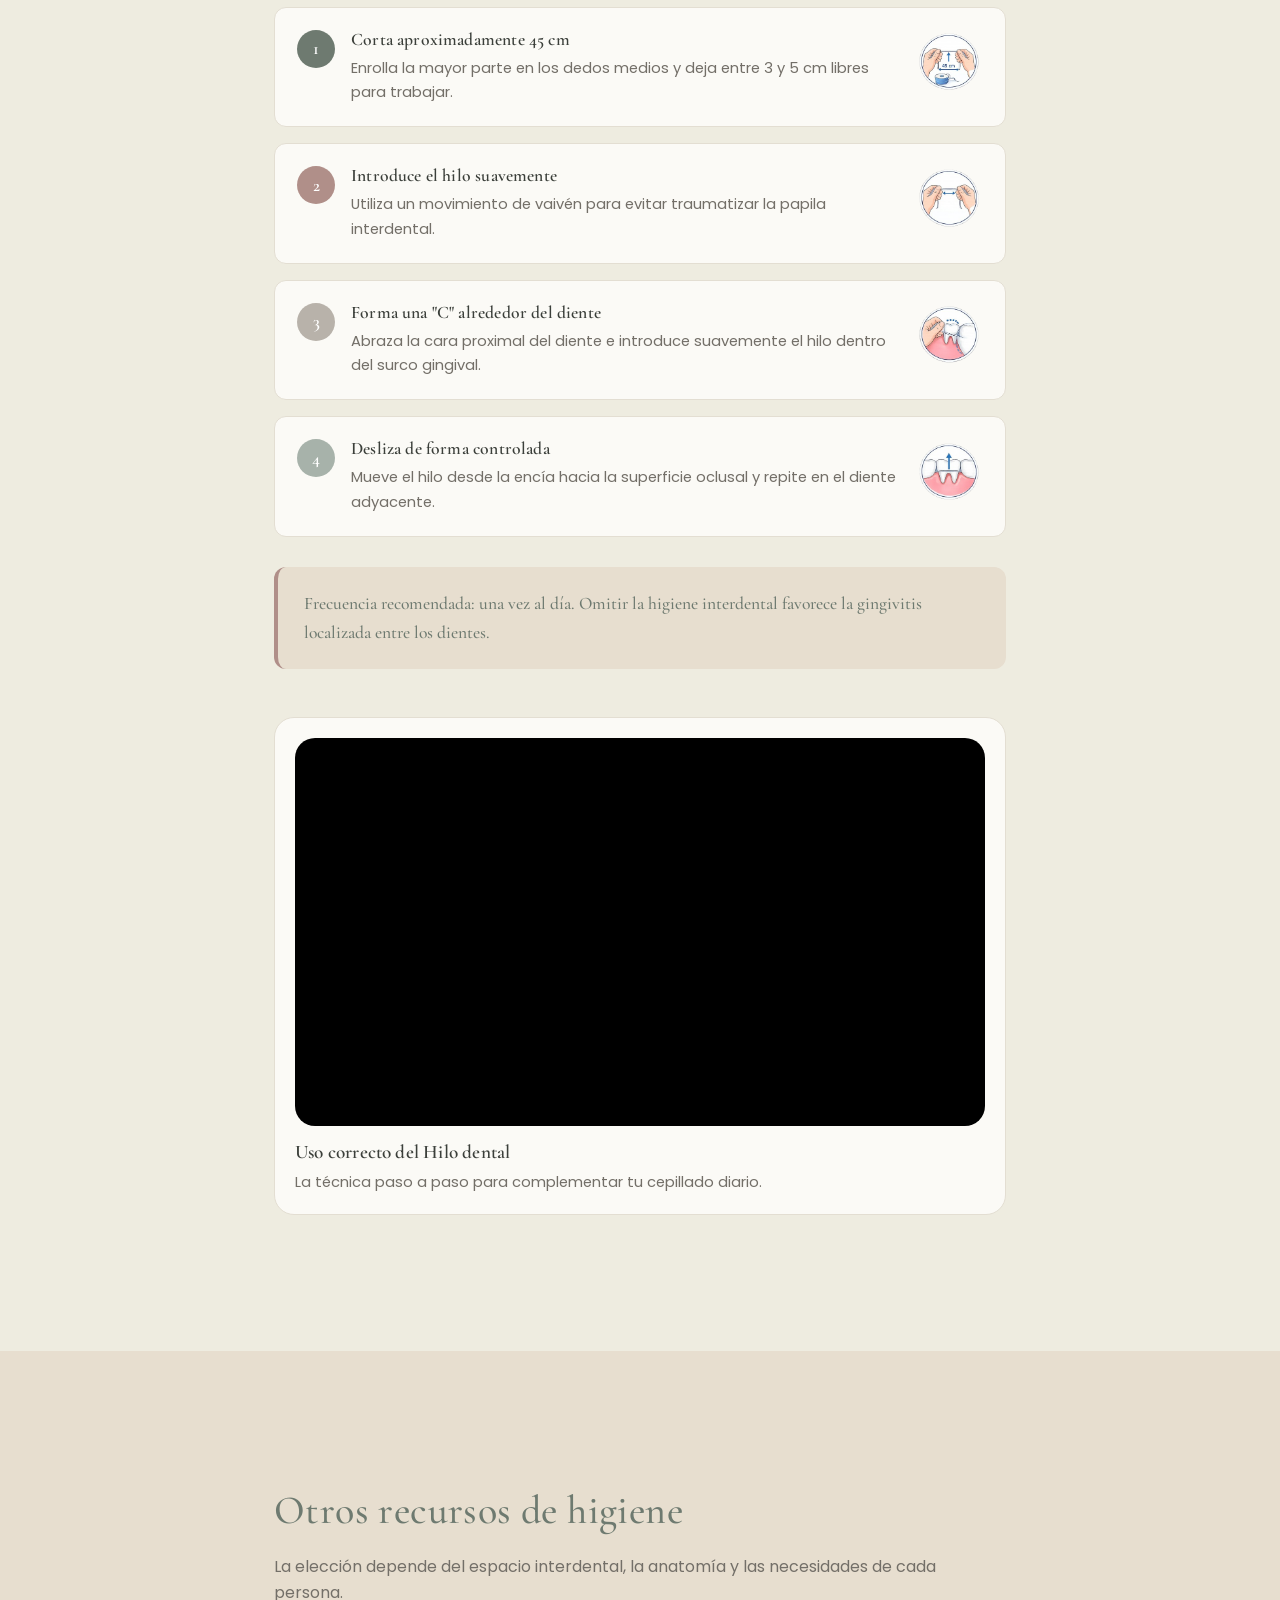
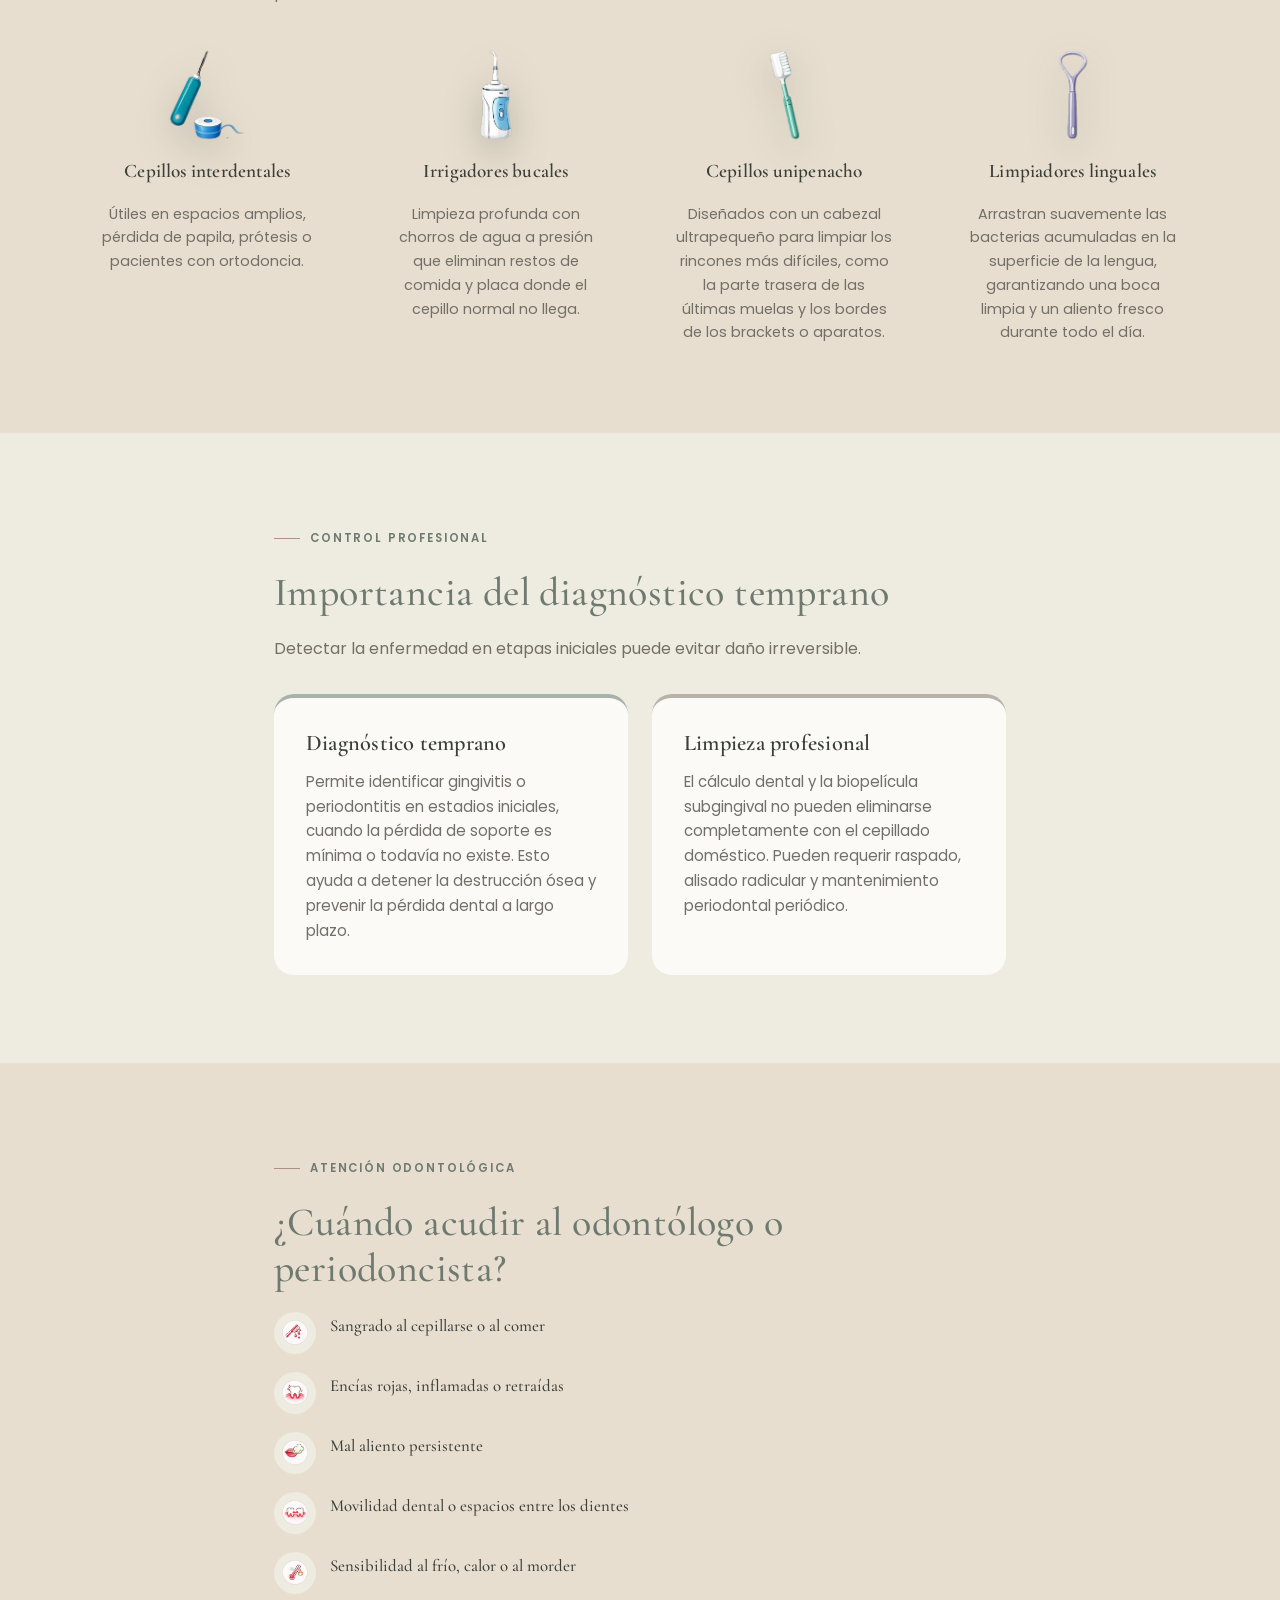
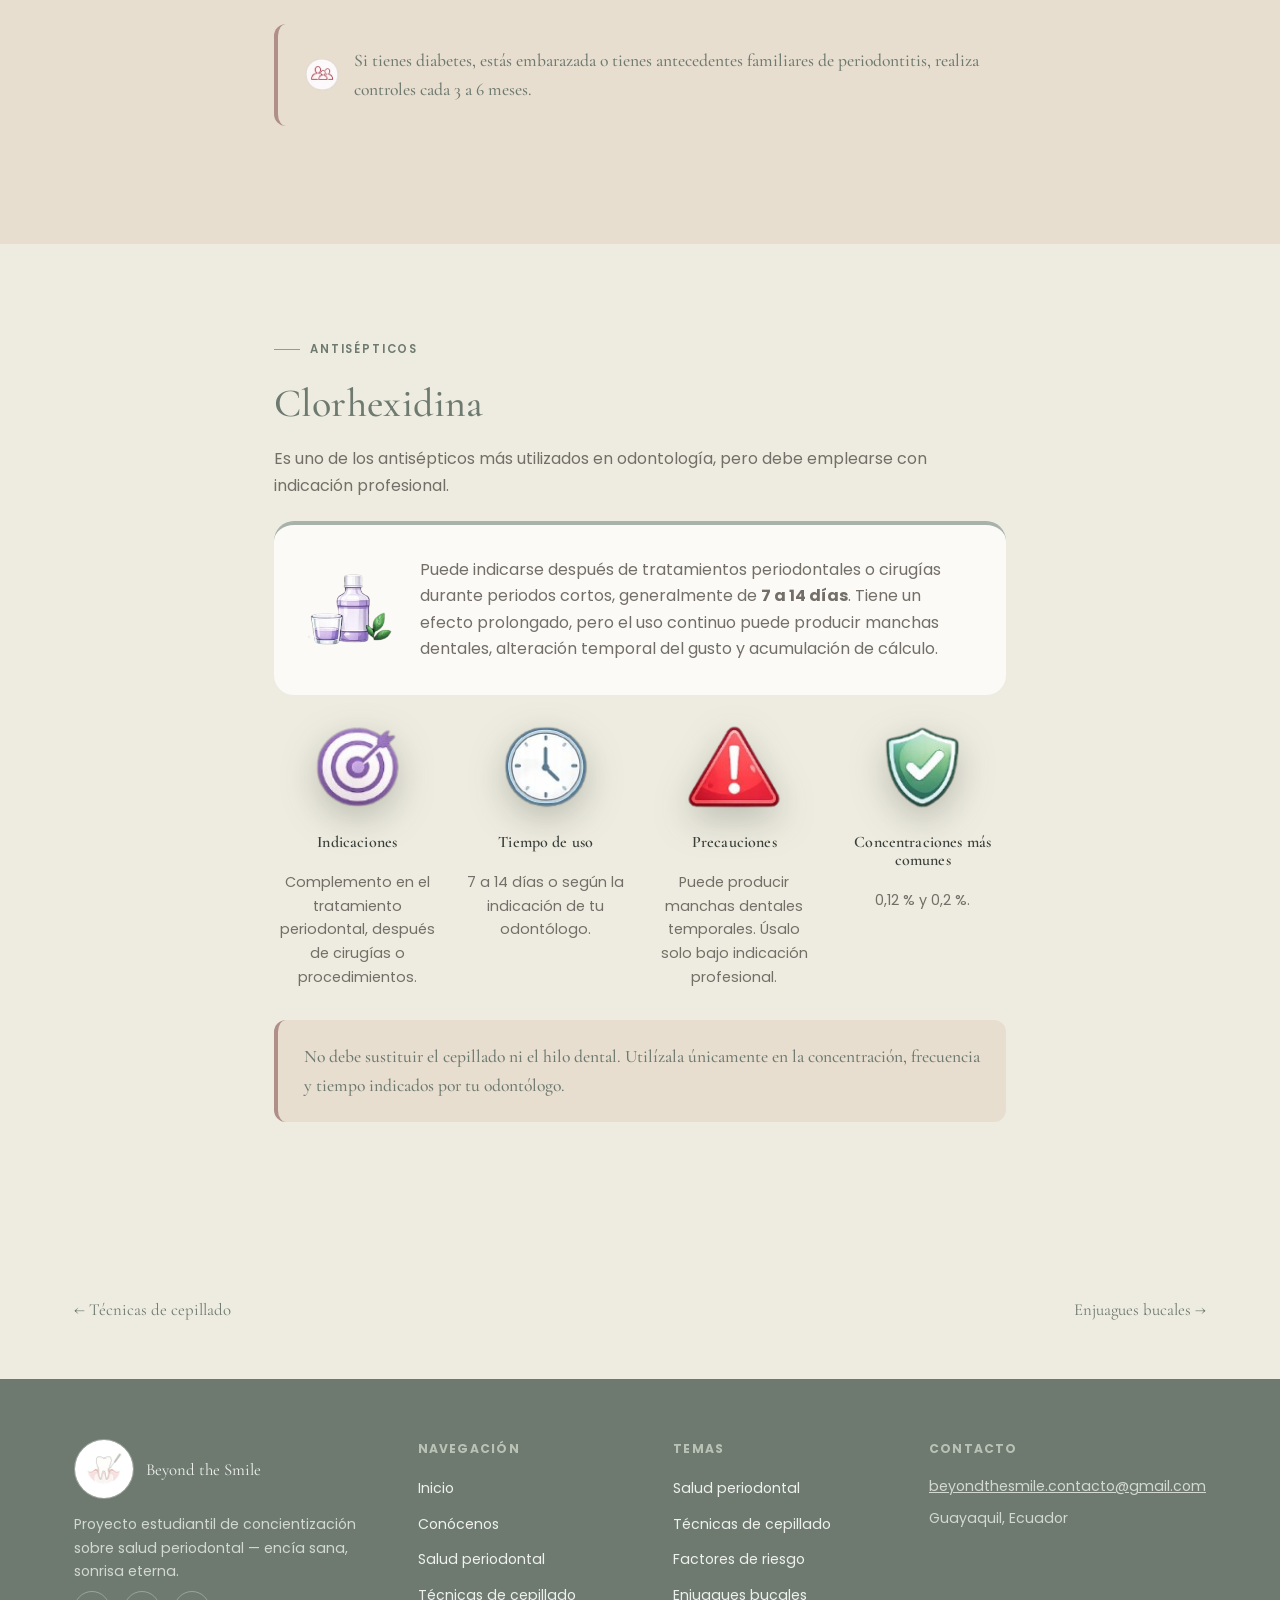
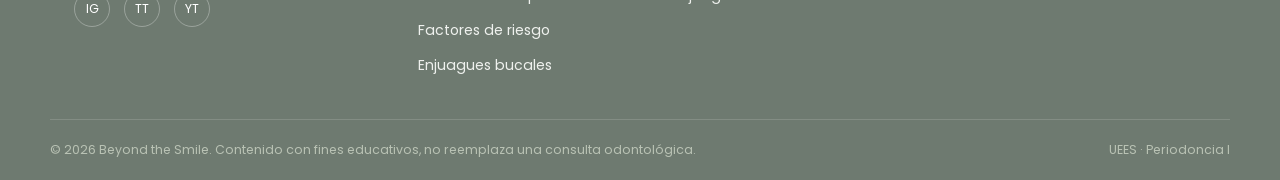
<file: pages/factores-de-riesgo.html>
<!DOCTYPE html>
<html lang="es">
<head>
<meta charset="UTF-8">
<meta name="viewport" content="width=device-width, initial-scale=1.0">
<title>Factores de riesgo — Beyond the Smile</title>
<meta name="description" content="Factores de riesgo de la enfermedad periodontal, signos de alerta, uso del hilo dental, aditamentos de higiene, diagnóstico temprano y clorhexidina.">
<link rel="preconnect" href="https://fonts.googleapis.com"><link rel="preconnect" href="https://fonts.gstatic.com" crossorigin><link href="https://fonts.googleapis.com/css2?family=Cormorant+Garamond:ital,wght@0,400;0,500;0,600;1,400;1,500&family=Poppins:wght@300;400;500;600;700&display=swap" rel="stylesheet">
<link rel="stylesheet" href="../assets/css/styles.css">

</head>
<body>
<header class="site-header">
  <div class="wrap header-inner">
    <a href="../index.html" class="brand">
      <span class="brand-mark"><img src="../assets/logo/logo-icon.jpeg" alt="Beyond the Smile"></span>
      <span class="brand-text"><span class="b1">BEYOND</span><span class="b2">the smile</span></span>
    </a>
    <button class="nav-toggle" aria-label="Abrir menú" aria-expanded="false"><span></span><span></span><span></span></button>
    <nav class="main-nav" aria-label="Navegación principal">
      <a href="../index.html">Inicio</a>
      <a href="conocenos.html">Conócenos</a>
      <a href="salud-periodontal.html">Salud periodontal</a>
      <a href="tecnicas-cepillado.html">Técnicas de cepillado</a>
      <a href="factores-de-riesgo.html" class="active">Factores de riesgo</a>
      <a href="enjuagues-bucales.html">Enjuagues bucales</a>
      <a href="contacto.html">Contacto</a>
    </nav>
  </div>
</header>
<main>

  <section class="page-hero">
    <span class="blob blob-1"></span>
    <div class="wrap hero-inner" style="align-items:start;">
      <div>
        <div class="page-hero-badge reveal-scale"><img src="../assets/icons/factores-riesgo.png" alt="Factores de riesgo"></div>
        <p class="eyebrow-badge reveal">Tema 3</p>
        <h1 class="reveal">Conoce qué pone en riesgo<br>la salud de tus encías.</h1>
        <p class="lead reveal">Una guía clara sobre los factores que aumentan el riesgo de enfermedad periodontal, los signos de alerta y cuándo acudir a tu odontólogo.</p>
        <div class="hero-actions reveal" style="margin-top:20px;">
          <a href="#signos" class="btn btn-primary">Ver signos de alerta <span class="btn-arrow">→</span></a>
          <a href="#hilo" class="btn btn-outline">Aprender a usar hilo dental</a>
        </div>
      </div>
      <div class="hero-essentials reveal-scale">
        <h3>Lo esencial</h3>
        <ul>
          <li>El sangrado gingival no debe considerarse normal.</li>
          <li>La prevención diaria reduce el riesgo de gingivitis y periodontitis.</li>
          <li>El sarro subgingival requiere limpieza profesional.</li>
          <li>La diabetes y el tabaquismo aumentan el riesgo periodontal.</li>
        </ul>
      </div>
    </div>
  </section>

  <section class="section-tight">
    <div class="wrap">
      <nav class="page-subnav reveal" aria-label="Ir a sección">
        <a href="#riesgos"><span><img src="../assets/icons/nav-riesgos.png" alt=""></span> Factores de riesgo</a>
        <a href="#signos"><span><img src="../assets/icons/nav-signos.png" alt=""></span> Signos y síntomas</a>
        <a href="#hilo"><span><img src="../assets/icons/nav-hilo.png" alt=""></span> Hilo dental</a>
        <a href="#aditamentos"><span><img src="../assets/icons/nav-aditamentos.png" alt=""></span> Aditamentos</a>
        <a href="#diagnostico"><span><img src="../assets/icons/nav-diagnostico.png" alt=""></span> Diagnóstico temprano</a>
        <a href="#consulta"><span><img src="../assets/icons/nav-consulta.png" alt=""></span> Cuándo consultar</a>
        <a href="#clorhexidina"><span><img src="../assets/icons/nav-clorhexidina.png" alt=""></span> Clorhexidina</a>
      </nav>
    </div>
  </section>

  <section class="section" id="riesgos">
    <div class="wrap content-wrap">
      <p class="eyebrow reveal">Prevención</p>
      <h2 class="reveal">Factores de riesgo más importantes</h2>
      <p class="reveal">Estos factores pueden favorecer la inflamación, la infección y la pérdida del soporte dental.</p>
    </div>
    <div class="wrap">
      <div class="values-grid grid-cols-3" data-stagger>
        <div class="value-card"><div class="value-icon icon-plain"><img src="../assets/icons/fdr-higiene.png" alt=""></div><h3>Higiene oral deficiente</h3><p>Permite que las bacterias se acumulen entre los dientes y las encías, lo que puede causar inflamación, sangrado, infecciones graves e incluso la pérdida de piezas dentales.</p></div>
        <div class="value-card"><div class="value-icon icon-plain"><img src="../assets/icons/fdr-tabaquismo.png" alt=""></div><h3>Tabaquismo y nicotina</h3><p>La nicotina reduce el flujo sanguíneo en las encías, disminuye las defensas y retrasa la cicatrización, aumentando el riesgo de enfermedad periodontal.</p></div>
        <div class="value-card"><div class="value-icon icon-plain"><img src="../assets/icons/fdr-diabetes.png" alt=""></div><h3>Diabetes</h3><p>La diabetes favorece la enfermedad periodontal porque el exceso de glucosa aumenta la inflamación, disminuye las defensas y retrasa la cicatrización, haciendo que las encías sean más propensas a infecciones.</p></div>
        <div class="value-card"><div class="value-icon icon-plain"><img src="../assets/icons/fdr-dieta.png" alt=""></div><h3>Dieta</h3><p>Alta en azúcares y baja en vitaminas y minerales, favorece el crecimiento bacteriano y reduce la reparación de tejidos.</p></div>
        <div class="value-card"><div class="value-icon icon-plain"><img src="../assets/icons/fdr-embarazo.png" alt=""></div><h3>Embarazo</h3><p>Los cambios hormonales aumentan la sensibilidad de las encías a la placa y pueden producir inflamación y sangrado.</p></div>
        <div class="value-card"><div class="value-icon icon-plain"><img src="../assets/icons/fdr-estres.png" alt=""></div><h3>Estrés</h3><p>El estrés aumenta el riesgo de enfermedad periodontal porque debilita el sistema inmunológico y favorece la inflamación de las encías.</p></div>
      </div>
      <div class="video-embed-card reveal-scale">
        <div class="video-embed"><iframe src="https://www.youtube.com/embed/TxrkcLNMo4g" title="Factores predisponentes de la enfermedad periodontal" loading="lazy" allow="accelerometer; autoplay; clipboard-write; encrypted-media; gyroscope; picture-in-picture; web-share" allowfullscreen></iframe></div>
        <div class="video-embed-card-info">
          <h3>Factores predisponentes de la enfermedad periodontal</h3>
          <p>Un repaso de las condiciones que aumentan el riesgo de desarrollarla.</p>
        </div>
      </div>
    </div>
  </section>

  <section class="section section-alt" id="signos">
    <div class="wrap content-wrap">
      <p class="eyebrow reveal">Detección</p>
      <h2 class="reveal">¿Cómo saber si tengo enfermedad periodontal?</h2>
      <p class="reveal">La enfermedad puede avanzar de forma silenciosa. Presta atención a estos signos.</p>
    </div>
    <div class="wrap">
      <div class="compare-grid" data-stagger>
        <div class="compare-card">
          <h3>Cambios visibles</h3>
          <ul class="risk-list">
            <li><img src="../assets/icons/signo-sangrado.png" alt=""> <strong>Sangrado gingival:</strong> puede aparecer al cepillarse, usar hilo dental o comer.</li>
            <li><img src="../assets/icons/signo-inflamacion.png" alt=""> <strong>Inflamación:</strong> encías aumentadas de tamaño o con edema.</li>
            <li><img src="../assets/icons/signo-color.png" alt=""> <strong>Cambios de color:</strong> de rosa coral a rojo intenso.</li>
            <li><img src="../assets/icons/signo-cascara-naranja.png" alt=""> <strong>Pérdida del aspecto "cáscara de naranja":</strong> la encía se ve lisa y brillante.</li>
          </ul>
        </div>
        <div class="compare-card c-stone">
          <h3>Señales más avanzadas</h3>
          <ul class="risk-list">
            <li><img src="../assets/icons/signo-movilidad.png" alt=""> <strong>Movilidad dental:</strong> puede indicar pérdida del aparato de inserción.</li>
            <li><img src="../assets/icons/signo-migracion.png" alt=""> <strong>Migración dental:</strong> aparición de espacios o cambio de posición de los dientes.</li>
            <li><img src="../assets/icons/signo-halitosis.png" alt=""> <strong>Halitosis persistente:</strong> mal aliento que no desaparece con higiene habitual.</li>
            <li><img src="../assets/icons/signo-recesion.png" alt=""> <strong>Retracción gingival:</strong> los dientes parecen más largos.</li>
          </ul>
        </div>
      </div>
      <div class="callout reveal">
        <p>Importante: el sangrado frecuente, la movilidad dental o la retracción gingival necesitan valoración profesional.</p>
      </div>
      <div class="video-embed-card reveal-scale">
        <div class="video-embed"><iframe src="https://www.youtube.com/embed/y9ytgE37_pQ" title="¿Cómo saber si tengo enfermedad periodontal?" loading="lazy" allow="accelerometer; autoplay; clipboard-write; encrypted-media; gyroscope; picture-in-picture; web-share" allowfullscreen></iframe></div>
        <div class="video-embed-card-info">
          <h3>¿Cómo saber si tengo enfermedad periodontal?</h3>
          <p>Los signos y señales que ayudan a identificarla a tiempo.</p>
        </div>
      </div>
    </div>
  </section>

  <section class="section" id="hilo">
    <div class="wrap content-wrap">
      <p class="eyebrow reveal">Higiene interdental</p>
      <h2 class="reveal">Uso correcto del hilo dental</h2>
      <p class="reveal">El hilo dental es indispensable para controlar la biopelícula entre los dientes.</p>
      <div class="step-list" data-stagger>
        <div class="step-item">
          <img class="step-item-img" src="../assets/icons/hilo-paso1.png" alt="">
          <h3>Corta aproximadamente 45 cm</h3>
          <p>Enrolla la mayor parte en los dedos medios y deja entre 3 y 5 cm libres para trabajar.</p>
        </div>
        <div class="step-item">
          <img class="step-item-img" src="../assets/icons/hilo-paso2.png" alt="">
          <h3>Introduce el hilo suavemente</h3>
          <p>Utiliza un movimiento de vaivén para evitar traumatizar la papila interdental.</p>
        </div>
        <div class="step-item">
          <img class="step-item-img" src="../assets/icons/hilo-paso3.png" alt="">
          <h3>Forma una "C" alrededor del diente</h3>
          <p>Abraza la cara proximal del diente e introduce suavemente el hilo dentro del surco gingival.</p>
        </div>
        <div class="step-item">
          <img class="step-item-img" src="../assets/icons/hilo-paso4.png" alt="">
          <h3>Desliza de forma controlada</h3>
          <p>Mueve el hilo desde la encía hacia la superficie oclusal y repite en el diente adyacente.</p>
        </div>
      </div>
      <div class="callout reveal">
        <p>Frecuencia recomendada: una vez al día. Omitir la higiene interdental favorece la gingivitis localizada entre los dientes.</p>
      </div>
      <div class="video-embed-card reveal-scale">
        <div class="video-embed"><iframe src="https://www.youtube.com/embed/HBQshZ1NycM" title="Uso correcto del Hilo dental" loading="lazy" allow="accelerometer; autoplay; clipboard-write; encrypted-media; gyroscope; picture-in-picture; web-share" allowfullscreen></iframe></div>
        <div class="video-embed-card-info">
          <h3>Uso correcto del Hilo dental</h3>
          <p>La técnica paso a paso para complementar tu cepillado diario.</p>
        </div>
      </div>
    </div>
  </section>

  <section class="section section-alt" id="aditamentos">
    <div class="wrap content-wrap">
      <p class="eyebrow reveal">Complementos</p>
      <h2 class="reveal">Otros recursos de higiene</h2>
      <p class="reveal">La elección depende del espacio interdental, la anatomía y las necesidades de cada persona.</p>
    </div>
    <div class="wrap">
      <div class="values-grid" data-stagger>
        <div class="value-card"><div class="value-icon icon-plain"><img src="../assets/icons/adit-interdental.png" alt=""></div><h3>Cepillos interdentales</h3><p>Útiles en espacios amplios, pérdida de papila, prótesis o pacientes con ortodoncia.</p></div>
        <div class="value-card"><div class="value-icon icon-plain"><img src="../assets/icons/adit-irrigador.png" alt=""></div><h3>Irrigadores bucales</h3><p>Limpieza profunda con chorros de agua a presión que eliminan restos de comida y placa donde el cepillo normal no llega.</p></div>
        <div class="value-card"><div class="value-icon icon-plain"><img src="../assets/icons/adit-unipenacho.png" alt=""></div><h3>Cepillos unipenacho</h3><p>Diseñados con un cabezal ultrapequeño para limpiar los rincones más difíciles, como la parte trasera de las últimas muelas y los bordes de los brackets o aparatos.</p></div>
        <div class="value-card"><div class="value-icon icon-plain"><img src="../assets/icons/adit-lingual.png" alt=""></div><h3>Limpiadores linguales</h3><p>Arrastran suavemente las bacterias acumuladas en la superficie de la lengua, garantizando una boca limpia y un aliento fresco durante todo el día.</p></div>
      </div>
    </div>
  </section>

  <section class="section" id="diagnostico">
    <div class="wrap content-wrap">
      <p class="eyebrow reveal">Control profesional</p>
      <h2 class="reveal">Importancia del diagnóstico temprano</h2>
      <p class="reveal">Detectar la enfermedad en etapas iniciales puede evitar daño irreversible.</p>
      <div class="compare-grid" data-stagger>
        <div class="compare-card">
          <h3>Diagnóstico temprano</h3>
          <p style="margin:0; color:var(--ink-soft); font-size:0.94rem;">Permite identificar gingivitis o periodontitis en estadios iniciales, cuando la pérdida de soporte es mínima o todavía no existe. Esto ayuda a detener la destrucción ósea y prevenir la pérdida dental a largo plazo.</p>
        </div>
        <div class="compare-card c-stone">
          <h3>Limpieza profesional</h3>
          <p style="margin:0; color:var(--ink-soft); font-size:0.94rem;">El cálculo dental y la biopelícula subgingival no pueden eliminarse completamente con el cepillado doméstico. Pueden requerir raspado, alisado radicular y mantenimiento periodontal periódico.</p>
        </div>
      </div>
    </div>
  </section>

  <section class="section section-alt" id="consulta">
    <div class="wrap content-wrap">
      <p class="eyebrow reveal">Atención odontológica</p>
      <h2 class="reveal">¿Cuándo acudir al odontólogo o periodoncista?</h2>
      <div class="icon-list" data-stagger>
        <div class="icon-list-item">
          <span class="icon-list-icon"><img src="../assets/icons/consulta-sangrado.png" alt=""></span>
          <div><h4>Sangrado al cepillarse o al comer</h4></div>
        </div>
        <div class="icon-list-item">
          <span class="icon-list-icon"><img src="../assets/icons/consulta-encias.png" alt=""></span>
          <div><h4>Encías rojas, inflamadas o retraídas</h4></div>
        </div>
        <div class="icon-list-item">
          <span class="icon-list-icon"><img src="../assets/icons/consulta-aliento.png" alt=""></span>
          <div><h4>Mal aliento persistente</h4></div>
        </div>
        <div class="icon-list-item">
          <span class="icon-list-icon"><img src="../assets/icons/consulta-movilidad.png" alt=""></span>
          <div><h4>Movilidad dental o espacios entre los dientes</h4></div>
        </div>
        <div class="icon-list-item">
          <span class="icon-list-icon"><img src="../assets/icons/consulta-sensibilidad.png" alt=""></span>
          <div><h4>Sensibilidad al frío, calor o al morder</h4></div>
        </div>
      </div>
      <div class="callout reveal" style="display:flex; align-items:center; gap:14px;">
        <img src="../assets/icons/consulta-grupo.png" alt="" style="width:36px; height:36px; object-fit:contain; flex-shrink:0;">
        <p style="margin:0;">Si tienes diabetes, estás embarazada o tienes antecedentes familiares de periodontitis, realiza controles cada 3 a 6 meses.</p>
      </div>
    </div>
  </section>

  <section class="section" id="clorhexidina">
    <div class="wrap content-wrap">
      <p class="eyebrow reveal">Antisépticos</p>
      <h2 class="reveal">Clorhexidina</h2>
      <p class="reveal">Es uno de los antisépticos más utilizados en odontología, pero debe emplearse con indicación profesional.</p>
      <div class="compare-card reveal" style="display:flex; align-items:center; gap:24px; flex-wrap:wrap;">
        <img src="../assets/icons/clx-botella.png" alt="" style="width:90px; height:auto; flex-shrink:0;">
        <p style="margin:0; flex:1 1 260px;">Puede indicarse después de tratamientos periodontales o cirugías durante periodos cortos, generalmente de <strong>7 a 14 días</strong>. Tiene un efecto prolongado, pero el uso continuo puede producir manchas dentales, alteración temporal del gusto y acumulación de cálculo.</p>
      </div>
      <div class="values-grid" style="margin-top:24px;">
        <div class="value-card"><div class="value-icon icon-plain"><img src="../assets/icons/clx-indicaciones.png" alt=""></div><h3 style="font-size:1rem;">Indicaciones</h3><p>Complemento en el tratamiento periodontal, después de cirugías o procedimientos.</p></div>
        <div class="value-card"><div class="value-icon icon-plain"><img src="../assets/icons/clorhex-reloj.png" alt=""></div><h3 style="font-size:1rem;">Tiempo de uso</h3><p>7 a 14 días o según la indicación de tu odontólogo.</p></div>
        <div class="value-card"><div class="value-icon icon-plain"><img src="../assets/icons/clx-precauciones.png" alt=""></div><h3 style="font-size:1rem;">Precauciones</h3><p>Puede producir manchas dentales temporales. Úsalo solo bajo indicación profesional.</p></div>
        <div class="value-card"><div class="value-icon icon-plain"><img src="../assets/icons/clx-concentraciones.png" alt=""></div><h3 style="font-size:1rem;">Concentraciones más comunes</h3><p>0,12 % y 0,2 %.</p></div>
      </div>
      <div class="callout reveal">
        <p>No debe sustituir el cepillado ni el hilo dental. Utilízala únicamente en la concentración, frecuencia y tiempo indicados por tu odontólogo.</p>
      </div>
    </div>
  </section>

  <section class="section section-tight">
    <div class="wrap"><nav class="pager reveal"><a href="tecnicas-cepillado.html" class="pager-link">← Técnicas de cepillado</a><a href="enjuagues-bucales.html" class="pager-link">Enjuagues bucales →</a></nav></div>
  </section>

</main>
<footer class="site-footer">
  <div class="wrap footer-grid">
    <div>
      <div class="footer-brand">
        <span class="brand-mark"><img src="../assets/logo/logo-icon.jpeg" alt="Beyond the Smile"></span>
        <span class="footer-brand-text">Beyond the Smile</span>
      </div>
      <p class="footer-text">Proyecto estudiantil de concientización sobre salud periodontal — encía sana, sonrisa eterna.</p>
      <div class="footer-social">
        <a href="#" aria-label="Instagram">IG</a>
        <a href="#" aria-label="TikTok">TT</a>
        <a href="#" aria-label="YouTube">YT</a>
      </div>
    </div>
    <div>
      <p class="footer-heading">Navegación</p>
      <ul class="footer-list">
        <li><a href="../index.html">Inicio</a></li><li><a href="conocenos.html">Conócenos</a></li><li><a href="salud-periodontal.html">Salud periodontal</a></li><li><a href="tecnicas-cepillado.html">Técnicas de cepillado</a></li><li><a href="factores-de-riesgo.html">Factores de riesgo</a></li><li><a href="enjuagues-bucales.html">Enjuagues bucales</a></li>
      </ul>
    </div>
    <div>
      <p class="footer-heading">Temas</p>
      <ul class="footer-list">
        <li><a href="salud-periodontal.html">Salud periodontal</a></li><li><a href="tecnicas-cepillado.html">Técnicas de cepillado</a></li><li><a href="factores-de-riesgo.html">Factores de riesgo</a></li><li><a href="enjuagues-bucales.html">Enjuagues bucales</a></li>
      </ul>
    </div>
    <div>
      <p class="footer-heading">Contacto</p>
      <p class="footer-text"><a href="mailto:beyondthesmile.contacto@gmail.com">beyondthesmile.contacto@gmail.com</a></p>
      <p class="footer-text">Guayaquil, Ecuador</p>
    </div>
  </div>
  <div class="wrap footer-bottom">
    <span>© <span id="year"></span> Beyond the Smile. Contenido con fines educativos, no reemplaza una consulta odontológica.</span>
    <span>UEES · Periodoncia I</span>
  </div>
</footer>
<script src="../assets/js/script.js"></script>
</body>
</html>
</file>
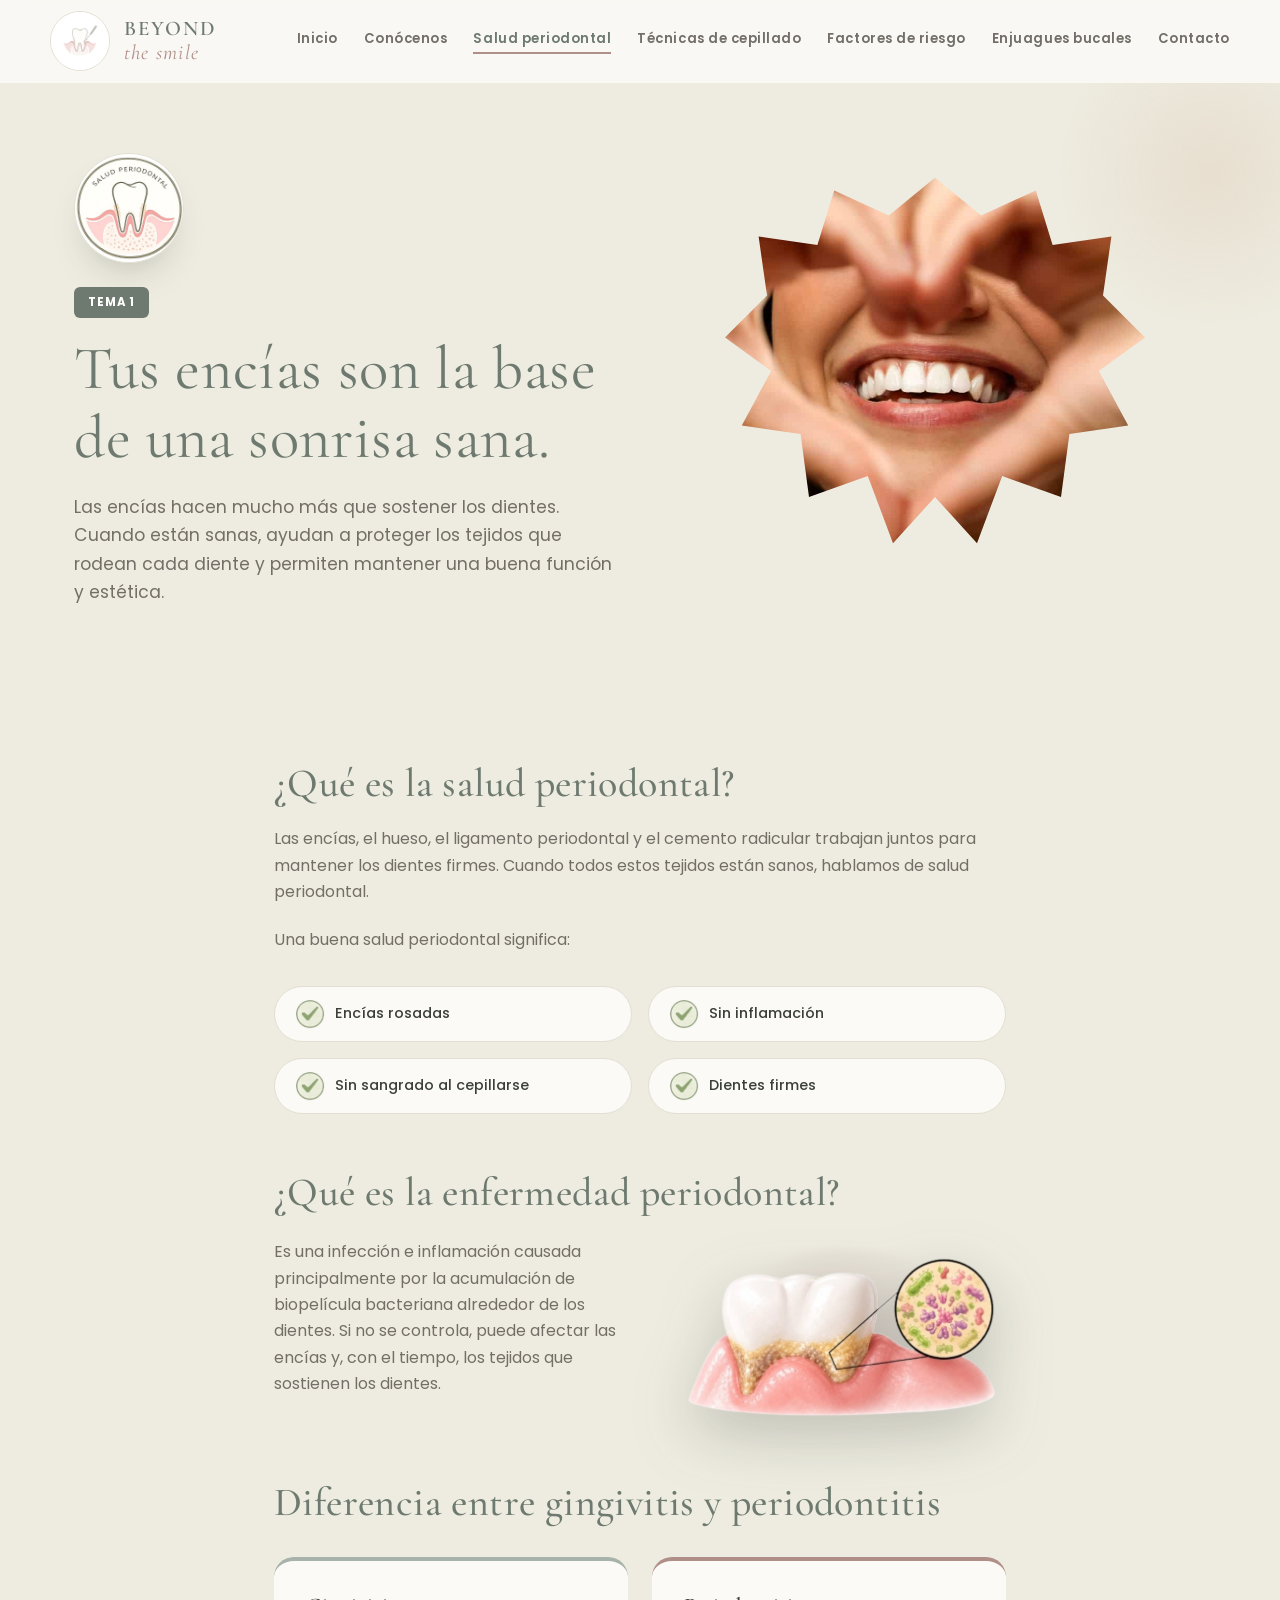
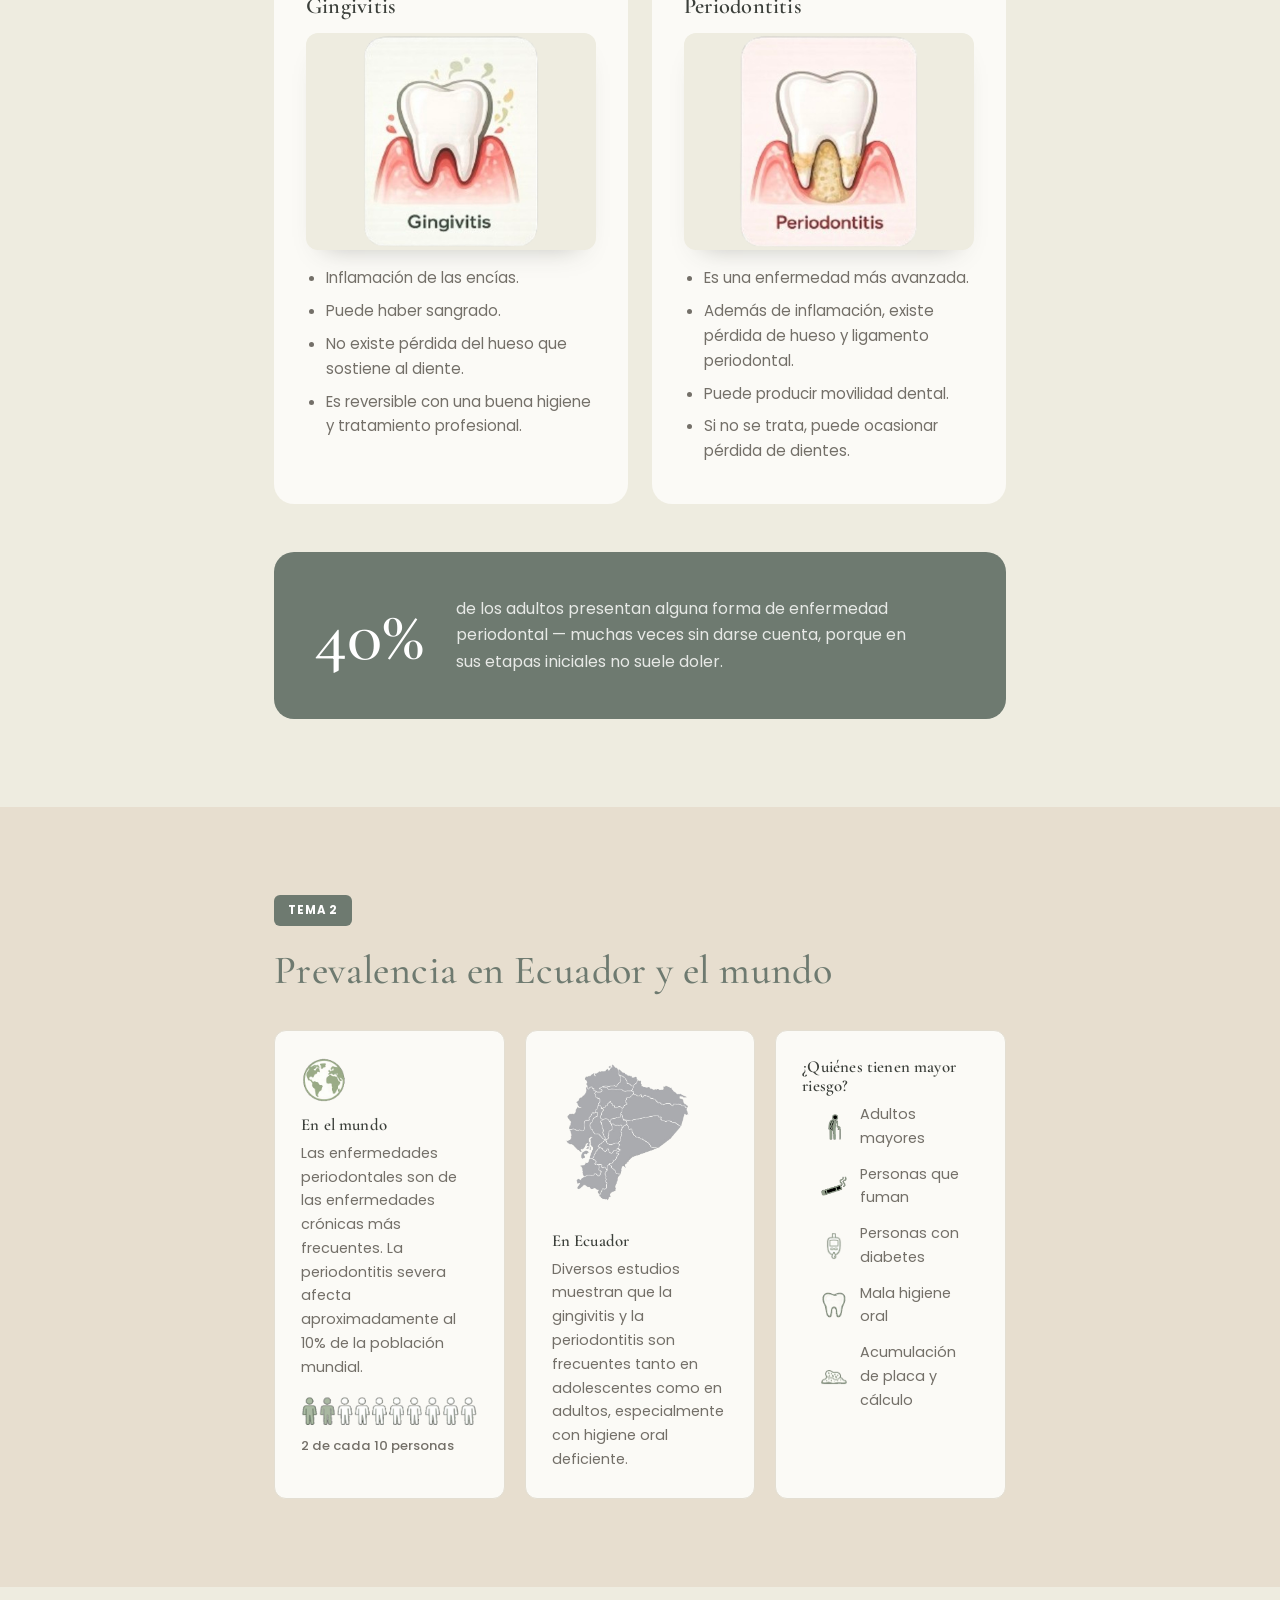
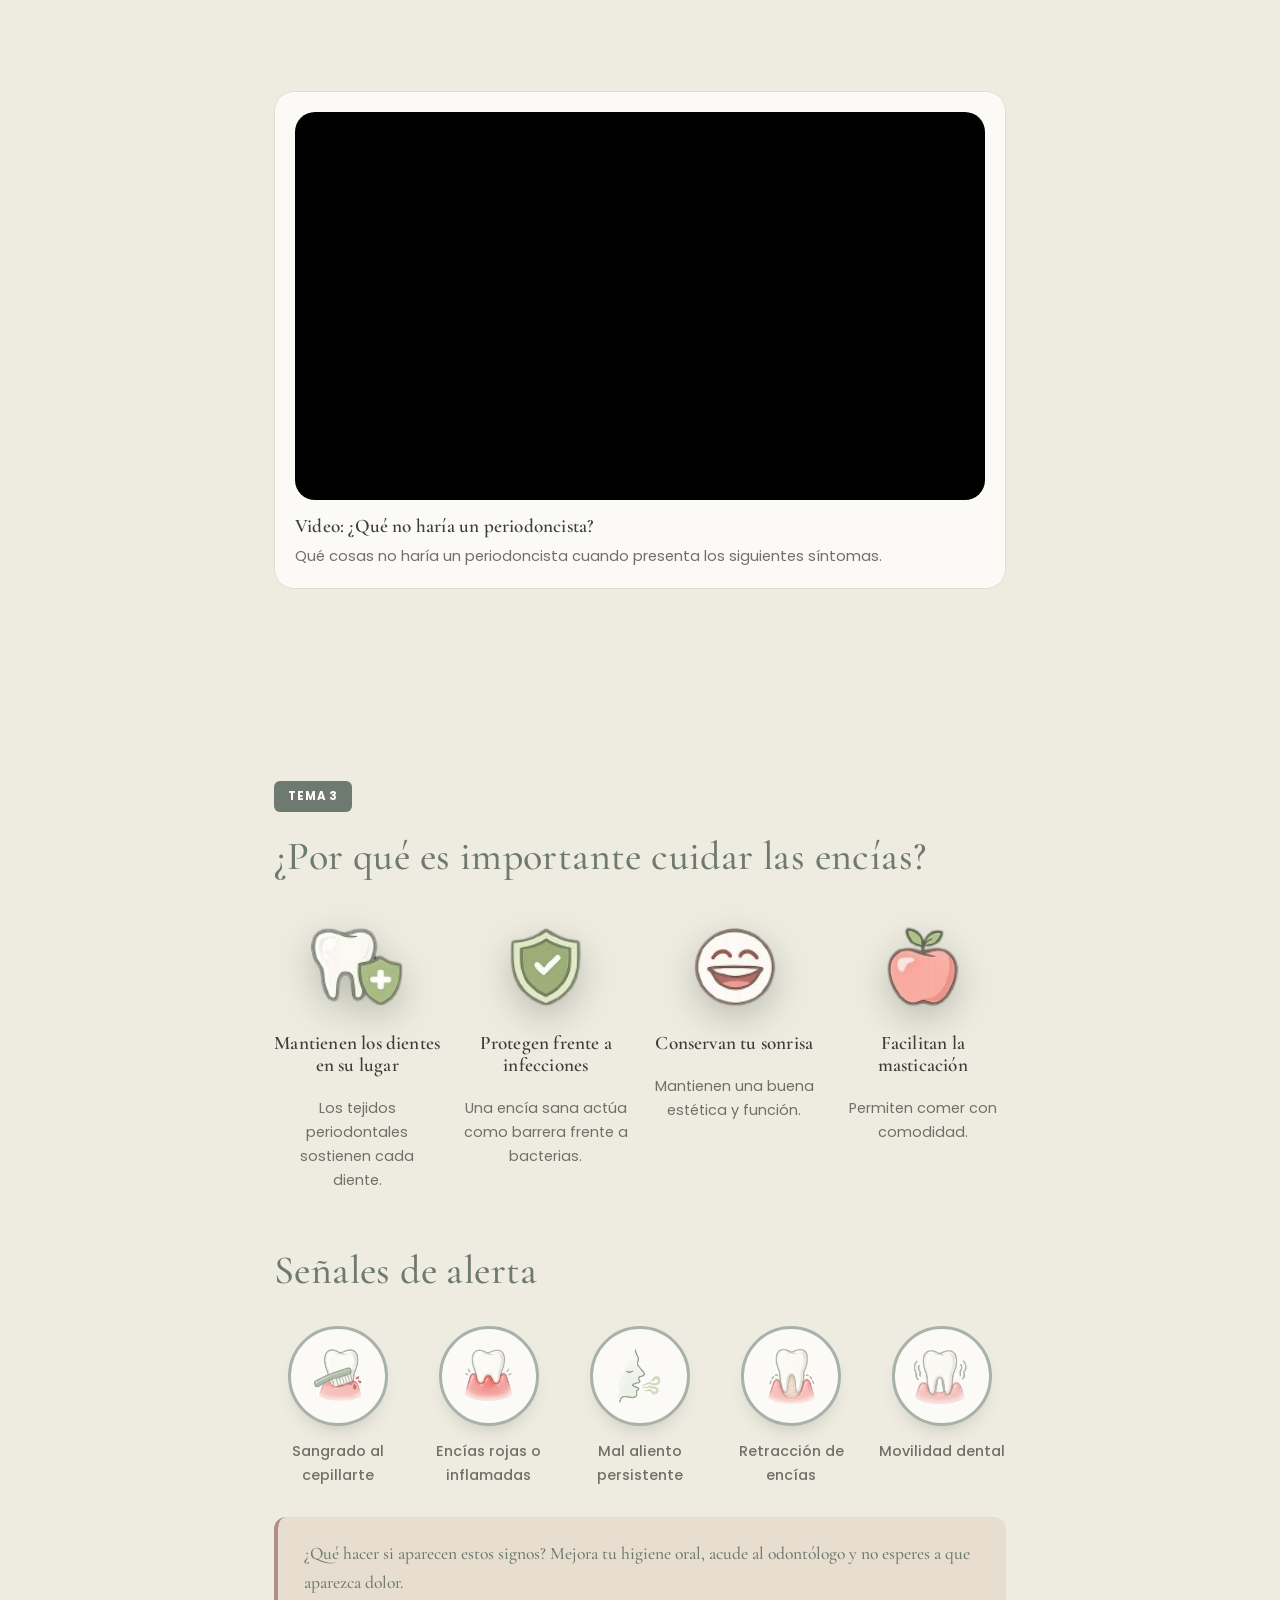
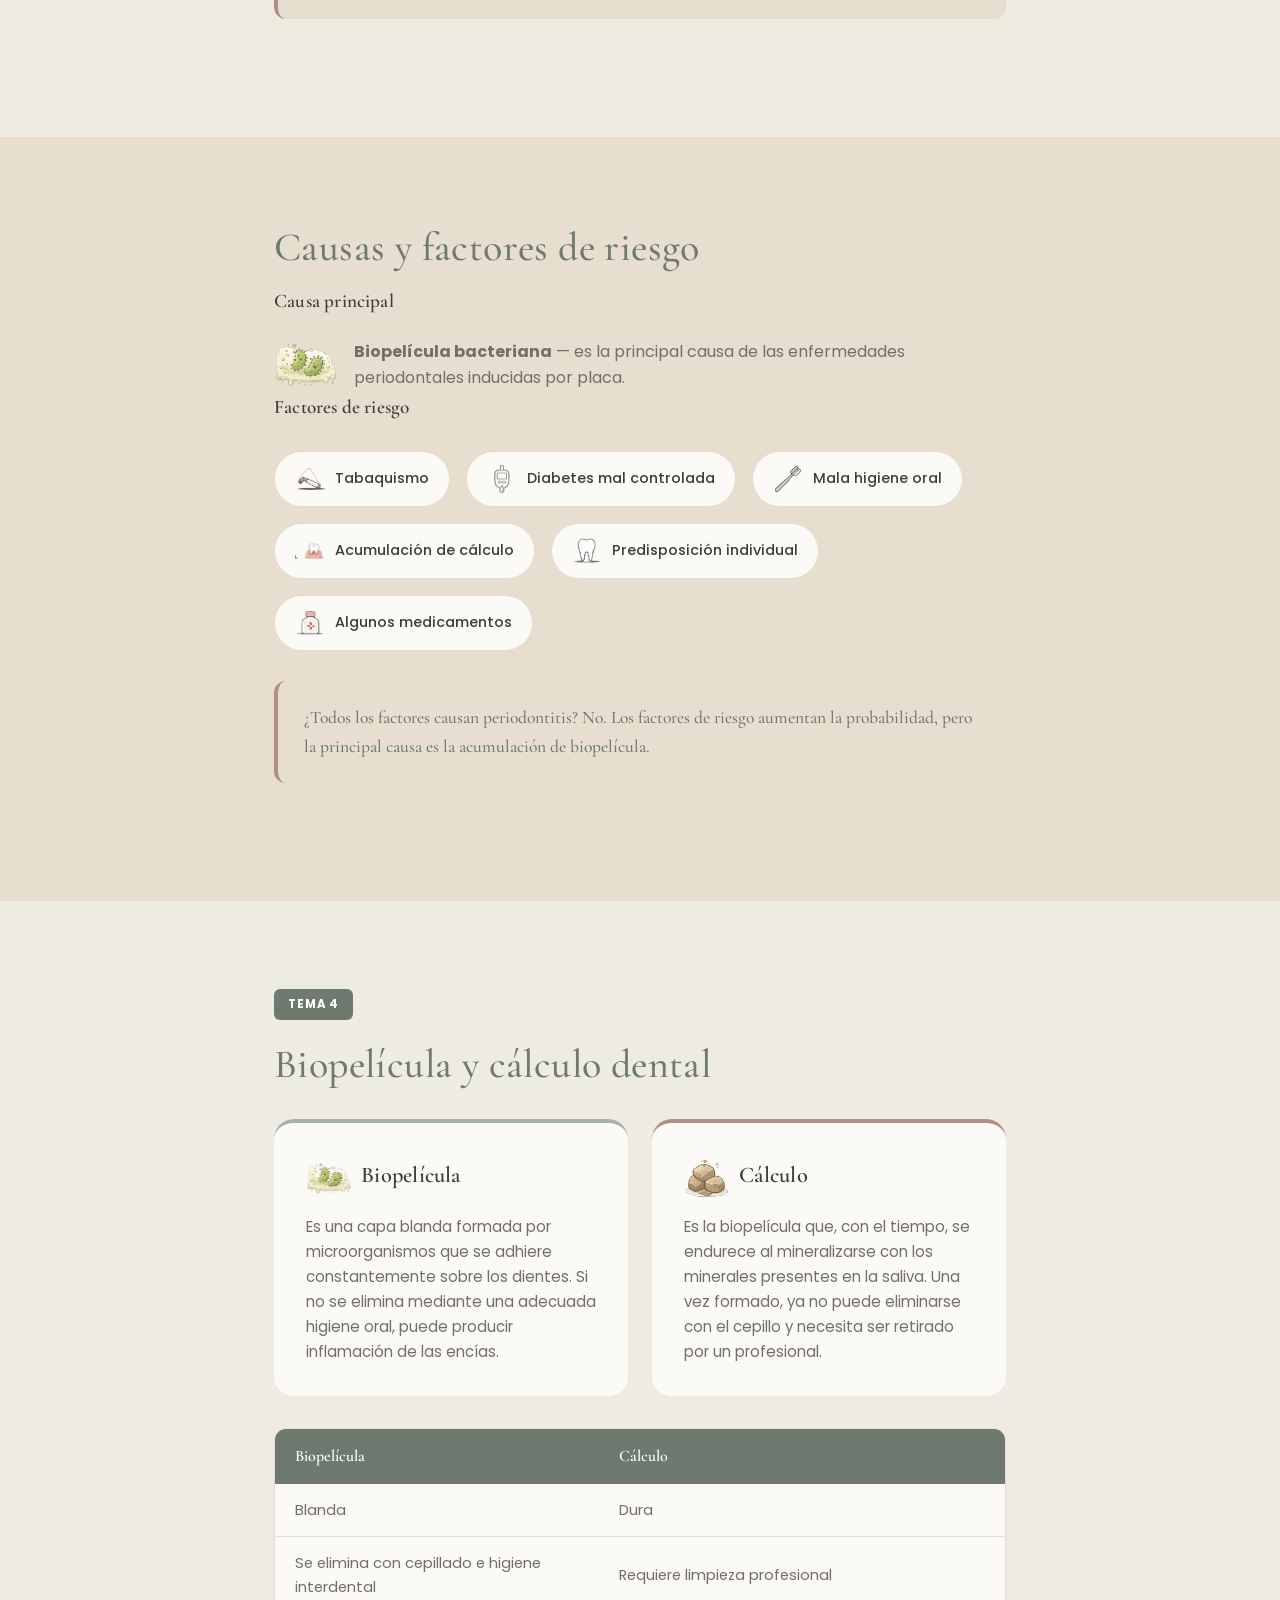
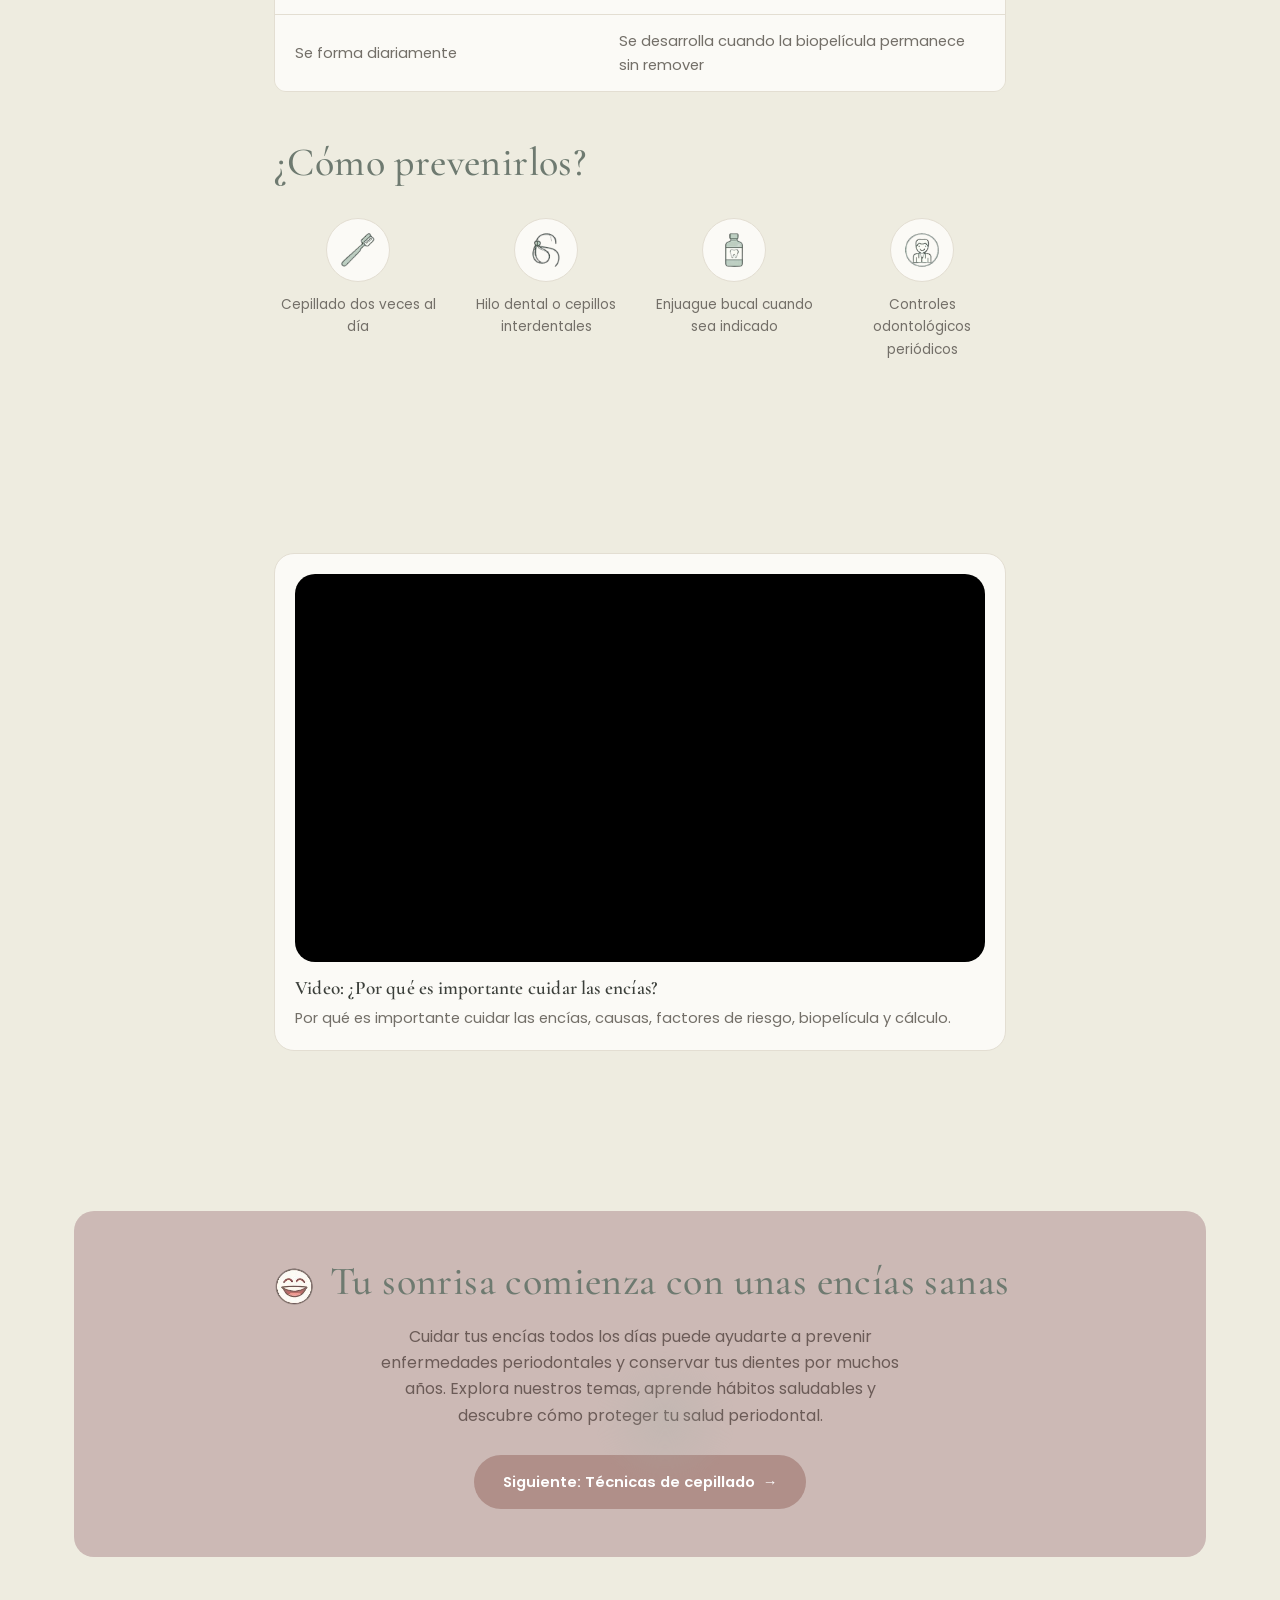
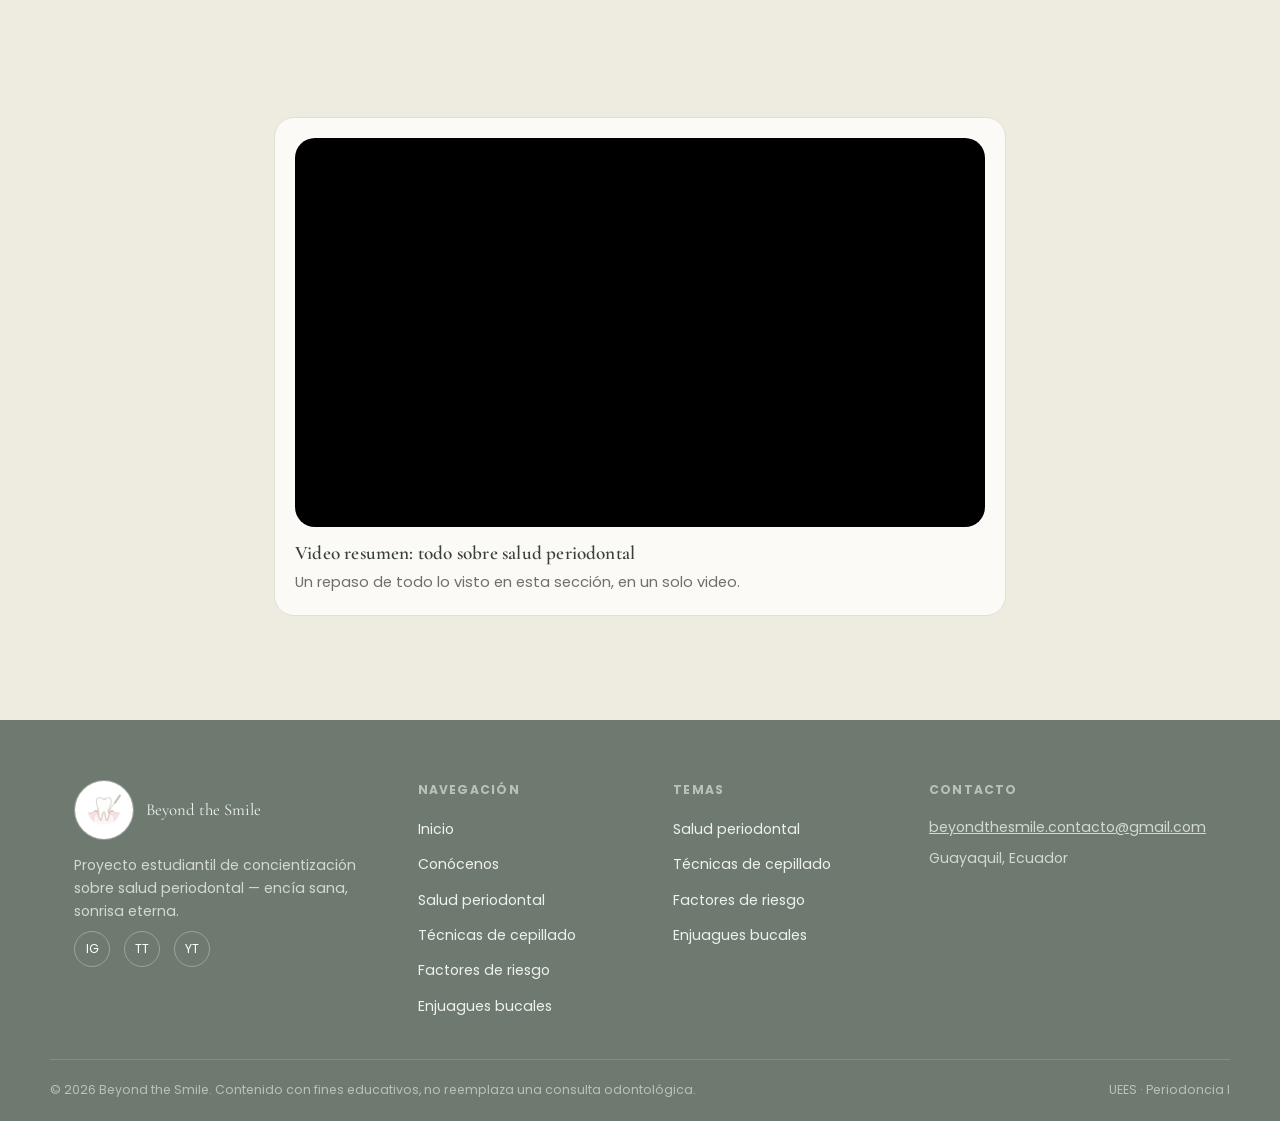
<file: pages/salud-periodontal.html>
<!DOCTYPE html>
<html lang="es">
<head>
<meta charset="UTF-8">
<meta name="viewport" content="width=device-width, initial-scale=1.0">
<title>Salud periodontal — Beyond the Smile</title>
<meta name="description" content="Qué es la salud periodontal, gingivitis vs periodontitis, prevalencia, causas y factores de riesgo, biopelícula y cálculo dental.">
<link rel="preconnect" href="https://fonts.googleapis.com"><link rel="preconnect" href="https://fonts.gstatic.com" crossorigin><link href="https://fonts.googleapis.com/css2?family=Cormorant+Garamond:ital,wght@0,400;0,500;0,600;1,400;1,500&family=Poppins:wght@300;400;500;600;700&display=swap" rel="stylesheet">
<link rel="stylesheet" href="../assets/css/styles.css">

</head>
<body>
<header class="site-header">
  <div class="wrap header-inner">
    <a href="../index.html" class="brand">
      <span class="brand-mark"><img src="../assets/logo/logo-icon.jpeg" alt="Beyond the Smile"></span>
      <span class="brand-text"><span class="b1">BEYOND</span><span class="b2">the smile</span></span>
    </a>
    <button class="nav-toggle" aria-label="Abrir menú" aria-expanded="false"><span></span><span></span><span></span></button>
    <nav class="main-nav" aria-label="Navegación principal">
      <a href="../index.html">Inicio</a>
      <a href="conocenos.html">Conócenos</a>
      <a href="salud-periodontal.html" class="active">Salud periodontal</a>
      <a href="tecnicas-cepillado.html">Técnicas de cepillado</a>
      <a href="factores-de-riesgo.html">Factores de riesgo</a>
      <a href="enjuagues-bucales.html">Enjuagues bucales</a>
      <a href="contacto.html">Contacto</a>
    </nav>
  </div>
</header>
<main>

  <section class="page-hero">
    <span class="blob blob-1"></span>
    <div class="wrap hero-inner">
      <div>
        <div class="page-hero-badge reveal-scale"><img src="../assets/icons/salud-periodontal.jpeg" alt="Salud periodontal"></div>
        <p class="eyebrow-badge reveal-left">Tema 1</p>
        <h1 class="reveal-left">Tus encías son la base<br>de una sonrisa sana.</h1>
        <p class="lead reveal-left">Las encías hacen mucho más que sostener los dientes. Cuando están sanas, ayudan a proteger los tejidos que rodean cada diente y permiten mantener una buena función y estética.</p>
      </div>
      <div class="hero-zigzag-frame reveal-scale">
        <img src="../assets/icons/Encias sanas.jpeg" alt="Persona formando un corazón con las manos frente a una sonrisa con encías sanas">
      </div>
    </div>
  </section>

  <section class="section">
    <div class="wrap content-wrap">
      <div class="reveal">
        <h2>¿Qué es la salud periodontal?</h2>
        <p>Las encías, el hueso, el ligamento periodontal y el cemento radicular trabajan juntos para mantener los dientes firmes. Cuando todos estos tejidos están sanos, hablamos de salud periodontal.</p>
        <p>Una buena salud periodontal significa:</p>
      </div>
      <div class="chip-row chip-row-cols2 reveal" style="margin-bottom:56px;">
        <span class="chip"><img class="chip-icon" src="../assets/icons/icono-visto.png" alt=""> Encías rosadas</span>
        <span class="chip"><img class="chip-icon" src="../assets/icons/icono-visto.png" alt=""> Sin inflamación</span>
        <span class="chip"><img class="chip-icon" src="../assets/icons/icono-visto.png" alt=""> Sin sangrado al cepillarse</span>
        <span class="chip"><img class="chip-icon" src="../assets/icons/icono-visto.png" alt=""> Dientes firmes</span>
      </div>

      <h2 class="reveal">¿Qué es la enfermedad periodontal?</h2>
      <div class="split-media">
        <p class="reveal-left">Es una infección e inflamación causada principalmente por la acumulación de biopelícula bacteriana alrededor de los dientes. Si no se controla, puede afectar las encías y, con el tiempo, los tejidos que sostienen los dientes.</p>
        <div class="split-media-figure reveal-right">
          <span class="split-media-blob"></span>
          <img src="../assets/icons/biofilm-encia.png" alt="Biopelícula bacteriana acumulada en la base del diente">
        </div>
      </div>

      <h2 class="reveal">Diferencia entre gingivitis y periodontitis</h2>
      <div class="compare-grid" data-stagger>
        <div class="compare-card">
          <h3>Gingivitis</h3>
          <div class="compare-card-img"><img src="../assets/icons/gingivitis.png" alt="Ilustración de gingivitis" style="object-fit: contain;"></div>
          <ul>
            <li>Inflamación de las encías.</li>
            <li>Puede haber sangrado.</li>
            <li>No existe pérdida del hueso que sostiene al diente.</li>
            <li>Es reversible con una buena higiene y tratamiento profesional.</li>
          </ul>
        </div>
        <div class="compare-card c-alert">
          <h3>Periodontitis</h3>
          <div class="compare-card-img"><img src="../assets/icons/periodontitis.png" alt="Ilustración de periodontitis" style="object-fit: contain;"></div>
          <ul>
            <li>Es una enfermedad más avanzada.</li>
            <li>Además de inflamación, existe pérdida de hueso y ligamento periodontal.</li>
            <li>Puede producir movilidad dental.</li>
            <li>Si no se trata, puede ocasionar pérdida de dientes.</li>
          </ul>
        </div>
      </div>

      <div class="stat-strip reveal-scale" style="margin-top:48px;">
        <span class="stat-number"><span data-count="40" data-suffix="%">0%</span></span>
        <p>de los adultos presentan alguna forma de enfermedad periodontal — muchas veces sin darse cuenta, porque en sus etapas iniciales no suele doler.</p>
      </div>
    </div>
  </section>

  <section class="section section-alt">
    <div class="wrap content-wrap">
      <p class="eyebrow-badge reveal">Tema 2</p>
      <h2 class="reveal">Prevalencia en Ecuador y el mundo</h2>
      <div class="fact-row" data-stagger>
        <div class="fact-box">
          <img class="fact-icon" src="../assets/icons/mundo-globo.png" alt="">
          <h3>En el mundo</h3>
          <p>Las enfermedades periodontales son de las enfermedades crónicas más frecuentes. La periodontitis severa afecta aproximadamente al 10% de la población mundial.</p>
          <div class="fact-stat">
            <img src="../assets/icons/stat-personas-fila.png" alt="Dos de cada diez personas resaltadas">
            <span>2 de cada 10 personas</span>
          </div>
        </div>
        <div class="fact-box">
          <img class="fact-icon fact-icon-map" src="../assets/icons/mapa-ecuador.png" alt="Mapa de Ecuador">
          <h3>En Ecuador</h3>
          <p>Diversos estudios muestran que la gingivitis y la periodontitis son frecuentes tanto en adolescentes como en adultos, especialmente con higiene oral deficiente.</p>
        </div>
        <div class="fact-box">
          <h3>¿Quiénes tienen mayor riesgo?</h3>
          <ul class="risk-list">
            <li><img src="../assets/icons/riesgo-adultos-mayores.png" alt=""> Adultos mayores</li>
            <li><img src="../assets/icons/riesgo-fumar.png" alt=""> Personas que fuman</li>
            <li><img src="../assets/icons/riesgo-diabetes.png" alt=""> Personas con diabetes</li>
            <li><img src="../assets/icons/riesgo-higiene-diente.png" alt=""> Mala higiene oral</li>
            <li><img src="../assets/icons/riesgo-placa-calculo.png" alt=""> Acumulación de placa y cálculo</li>
          </ul>
        </div>
      </div>
    </div>
  </section>

  <section class="section section-tight">
    <div class="wrap content-wrap">
      <div class="video-embed-card reveal-scale">
        <div class="video-embed"><iframe src="https://www.youtube.com/embed/lxy3vfLbPv8" title="Video: ¿Qué no haría un periodoncista?" loading="lazy" allow="accelerometer; autoplay; clipboard-write; encrypted-media; gyroscope; picture-in-picture; web-share" allowfullscreen></iframe></div>
        <div class="video-embed-card-info">
          <h3>Video: ¿Qué no haría un periodoncista?</h3>
          <p>Qué cosas no haría un periodoncista cuando presenta los siguientes síntomas.</p>
        </div>
      </div>
    </div>
  </section>

  <section class="section">
    <div class="wrap content-wrap">
      <p class="eyebrow-badge reveal">Tema 3</p>
      <h2 class="reveal">¿Por qué es importante cuidar las encías?</h2>
      <div class="values-grid" data-stagger>
        <div class="value-card"><div class="value-icon icon-plain"><img src="../assets/icons/icono-diente-lugar.png" alt="Diente con escudo de protección"></div><h3>Mantienen los dientes en su lugar</h3><p>Los tejidos periodontales sostienen cada diente.</p></div>
        <div class="value-card"><div class="value-icon icon-plain"><img src="../assets/icons/icono-proteccion.png" alt="Escudo con visto"></div><h3>Protegen frente a infecciones</h3><p>Una encía sana actúa como barrera frente a bacterias.</p></div>
        <div class="value-card"><div class="value-icon icon-plain"><img src="../assets/icons/icono-sonrisa.png" alt="Carita sonriente"></div><h3>Conservan tu sonrisa</h3><p>Mantienen una buena estética y función.</p></div>
        <div class="value-card"><div class="value-icon icon-plain"><img src="../assets/icons/icono-masticacion.png" alt="Manzana"></div><h3>Facilitan la masticación</h3><p>Permiten comer con comodidad.</p></div>
      </div>

      <h2 class="reveal" style="margin-top:56px;">Señales de alerta</h2>
      <div class="alert-signals-grid reveal" data-stagger>
        <div class="alert-signal">
          <div class="alert-signal-icon"><img src="../assets/icons/alerta-sangrado.png" alt=""></div>
          <p>Sangrado al cepillarte</p>
        </div>
        <div class="alert-signal">
          <div class="alert-signal-icon"><img src="../assets/icons/alerta-encias-rojas.png" alt=""></div>
          <p>Encías rojas o inflamadas</p>
        </div>
        <div class="alert-signal">
          <div class="alert-signal-icon"><img src="../assets/icons/alerta-mal-aliento.png" alt=""></div>
          <p>Mal aliento persistente</p>
        </div>
        <div class="alert-signal">
          <div class="alert-signal-icon"><img src="../assets/icons/alerta-retraccion-encias.png" alt=""></div>
          <p>Retracción de encías</p>
        </div>
        <div class="alert-signal">
          <div class="alert-signal-icon"><img src="../assets/icons/alerta-movilidad-dental.png" alt=""></div>
          <p>Movilidad dental</p>
        </div>
      </div>

      <div class="callout reveal">
        <p>¿Qué hacer si aparecen estos signos? Mejora tu higiene oral, acude al odontólogo y no esperes a que aparezca dolor.</p>
      </div>
    </div>
  </section>

  <section class="section section-alt">
    <div class="wrap content-wrap">
      <h2 class="reveal">Causas y factores de riesgo</h2>
      <div class="reveal">
        <h3>Causa principal</h3>
        <div class="cause-main">
          <img class="chip-icon chip-icon-xl" src="../assets/icons/biofilm-icono.png" alt="">
          <p><strong>Biopelícula bacteriana</strong> — es la principal causa de las enfermedades periodontales inducidas por placa.</p>
        </div>
      </div>
      <h3 class="reveal">Factores de riesgo</h3>
      <div class="chip-row reveal">
        <span class="chip"><img class="chip-icon" src="../assets/icons/riesgo-tabaquismo.png" alt=""> Tabaquismo</span>
        <span class="chip"><img class="chip-icon" src="../assets/icons/riesgo-diabetes.png" alt=""> Diabetes mal controlada</span>
        <span class="chip"><img class="chip-icon" src="../assets/icons/prev-cepillado.png" alt=""> Mala higiene oral</span>
        <span class="chip"><img class="chip-icon" src="../assets/icons/riesgo-calculo.png" alt=""> Acumulación de cálculo</span>
        <span class="chip"><img class="chip-icon" src="../assets/icons/riesgo-predisposicion.png" alt=""> Predisposición individual</span>
        <span class="chip"><img class="chip-icon" src="../assets/icons/riesgo-medicamentos.png" alt=""> Algunos medicamentos</span>
      </div>
      <div class="callout reveal">
        <p>¿Todos los factores causan periodontitis? No. Los factores de riesgo aumentan la probabilidad, pero la principal causa es la acumulación de biopelícula.</p>
      </div>
    </div>
  </section>

  <section class="section">
    <div class="wrap content-wrap">
      <p class="eyebrow-badge reveal">Tema 4</p>
      <h2 class="reveal">Biopelícula y cálculo dental</h2>

      <div class="compare-grid" data-stagger>
        <div class="compare-card">
          <h3><img class="chip-icon chip-icon-lg" src="../assets/icons/biofilm-icono.png" alt=""> Biopelícula</h3>
          <p style="margin:0; color:var(--ink-soft); font-size:0.94rem;">Es una capa blanda formada por microorganismos que se adhiere constantemente sobre los dientes. Si no se elimina mediante una adecuada higiene oral, puede producir inflamación de las encías.</p>
        </div>
        <div class="compare-card c-alert">
          <h3><img class="chip-icon chip-icon-lg" src="../assets/icons/calculo-icono.png" alt=""> Cálculo</h3>
          <p style="margin:0; color:var(--ink-soft); font-size:0.94rem;">Es la biopelícula que, con el tiempo, se endurece al mineralizarse con los minerales presentes en la saliva. Una vez formado, ya no puede eliminarse con el cepillo y necesita ser retirado por un profesional.</p>
        </div>
      </div>

      <div class="table-wrap reveal">
        <table class="compare-table">
          <thead><tr><th>Biopelícula</th><th>Cálculo</th></tr></thead>
          <tbody>
            <tr><td>Blanda</td><td>Dura</td></tr>
            <tr><td>Se elimina con cepillado e higiene interdental</td><td>Requiere limpieza profesional</td></tr>
            <tr><td>Se forma diariamente</td><td>Se desarrolla cuando la biopelícula permanece sin remover</td></tr>
          </tbody>
        </table>
      </div>

      <h2 class="reveal" style="margin-top:48px;">¿Cómo prevenirlos?</h2>
      <div class="prevention-grid" data-stagger>
        <div class="prevention-item"><div class="prevention-icon"><img src="../assets/icons/prev-cepillado.png" alt=""></div><p>Cepillado dos veces al día</p></div>
        <div class="prevention-item"><div class="prevention-icon"><img src="../assets/icons/prev-hilo-dental.png" alt=""></div><p>Hilo dental o cepillos interdentales</p></div>
        <div class="prevention-item"><div class="prevention-icon"><img src="../assets/icons/prev-enjuague.png" alt=""></div><p>Enjuague bucal cuando sea indicado</p></div>
        <div class="prevention-item"><div class="prevention-icon"><img src="../assets/icons/prev-controles.png" alt=""></div><p>Controles odontológicos periódicos</p></div>
      </div>
    </div>
  </section>

  <section class="section section-tight">
    <div class="wrap content-wrap">
      <div class="video-embed-card reveal-scale">
        <div class="video-embed"><iframe src="https://www.youtube.com/embed/zuzUn7u7EvQ" title="Video: ¿Por qué es importante cuidar las encías?" loading="lazy" allow="accelerometer; autoplay; clipboard-write; encrypted-media; gyroscope; picture-in-picture; web-share" allowfullscreen></iframe></div>
        <div class="video-embed-card-info">
          <h3>Video: ¿Por qué es importante cuidar las encías?</h3>
          <p>Por qué es importante cuidar las encías, causas, factores de riesgo, biopelícula y cálculo.</p>
        </div>
      </div>
    </div>
  </section>

  <section class="section section-tight">
    <div class="wrap">
      <div class="cta-banner reveal-scale">
        <span class="blob blob-3" style="opacity:.25;"></span>
        <h2><img class="chip-icon chip-icon-lg" src="../assets/icons/icono-sonrisa.png" alt=""> Tu sonrisa comienza con unas encías sanas</h2>
        <p>Cuidar tus encías todos los días puede ayudarte a prevenir enfermedades periodontales y conservar tus dientes por muchos años. Explora nuestros temas, aprende hábitos saludables y descubre cómo proteger tu salud periodontal.</p>
        <a href='tecnicas-cepillado.html' class='btn btn-primary'>Siguiente: Técnicas de cepillado <span class=\'btn-arrow\'>→</span></a>
      </div>
    </div>
  </section>

  <section class="section section-tight">
    <div class="wrap content-wrap">
      <div class="video-embed-card reveal-scale">
        <div class="video-embed"><iframe src="https://www.youtube.com/embed/5i6lGa3XTUM" title="Video resumen: todo sobre salud periodontal" loading="lazy" allow="accelerometer; autoplay; clipboard-write; encrypted-media; gyroscope; picture-in-picture; web-share" allowfullscreen></iframe></div>
        <div class="video-embed-card-info">
          <h3>Video resumen: todo sobre salud periodontal</h3>
          <p>Un repaso de todo lo visto en esta sección, en un solo video.</p>
        </div>
      </div>
    </div>
  </section>

</main>
<footer class="site-footer">
  <div class="wrap footer-grid">
    <div>
      <div class="footer-brand">
        <span class="brand-mark"><img src="../assets/logo/logo-icon.jpeg" alt="Beyond the Smile"></span>
        <span class="footer-brand-text">Beyond the Smile</span>
      </div>
      <p class="footer-text">Proyecto estudiantil de concientización sobre salud periodontal — encía sana, sonrisa eterna.</p>
      <div class="footer-social">
        <a href="#" aria-label="Instagram">IG</a>
        <a href="#" aria-label="TikTok">TT</a>
        <a href="#" aria-label="YouTube">YT</a>
      </div>
    </div>
    <div>
      <p class="footer-heading">Navegación</p>
      <ul class="footer-list">
        <li><a href="../index.html">Inicio</a></li><li><a href="conocenos.html">Conócenos</a></li><li><a href="salud-periodontal.html">Salud periodontal</a></li><li><a href="tecnicas-cepillado.html">Técnicas de cepillado</a></li><li><a href="factores-de-riesgo.html">Factores de riesgo</a></li><li><a href="enjuagues-bucales.html">Enjuagues bucales</a></li>
      </ul>
    </div>
    <div>
      <p class="footer-heading">Temas</p>
      <ul class="footer-list">
        <li><a href="salud-periodontal.html">Salud periodontal</a></li><li><a href="tecnicas-cepillado.html">Técnicas de cepillado</a></li><li><a href="factores-de-riesgo.html">Factores de riesgo</a></li><li><a href="enjuagues-bucales.html">Enjuagues bucales</a></li>
      </ul>
    </div>
    <div>
      <p class="footer-heading">Contacto</p>
      <p class="footer-text"><a href="mailto:beyondthesmile.contacto@gmail.com">beyondthesmile.contacto@gmail.com</a></p>
      <p class="footer-text">Guayaquil, Ecuador</p>
    </div>
  </div>
  <div class="wrap footer-bottom">
    <span>© <span id="year"></span> Beyond the Smile. Contenido con fines educativos, no reemplaza una consulta odontológica.</span>
    <span>UEES · Periodoncia I</span>
  </div>
</footer>
<script src="../assets/js/script.js"></script>
</body>
</html>
</file>
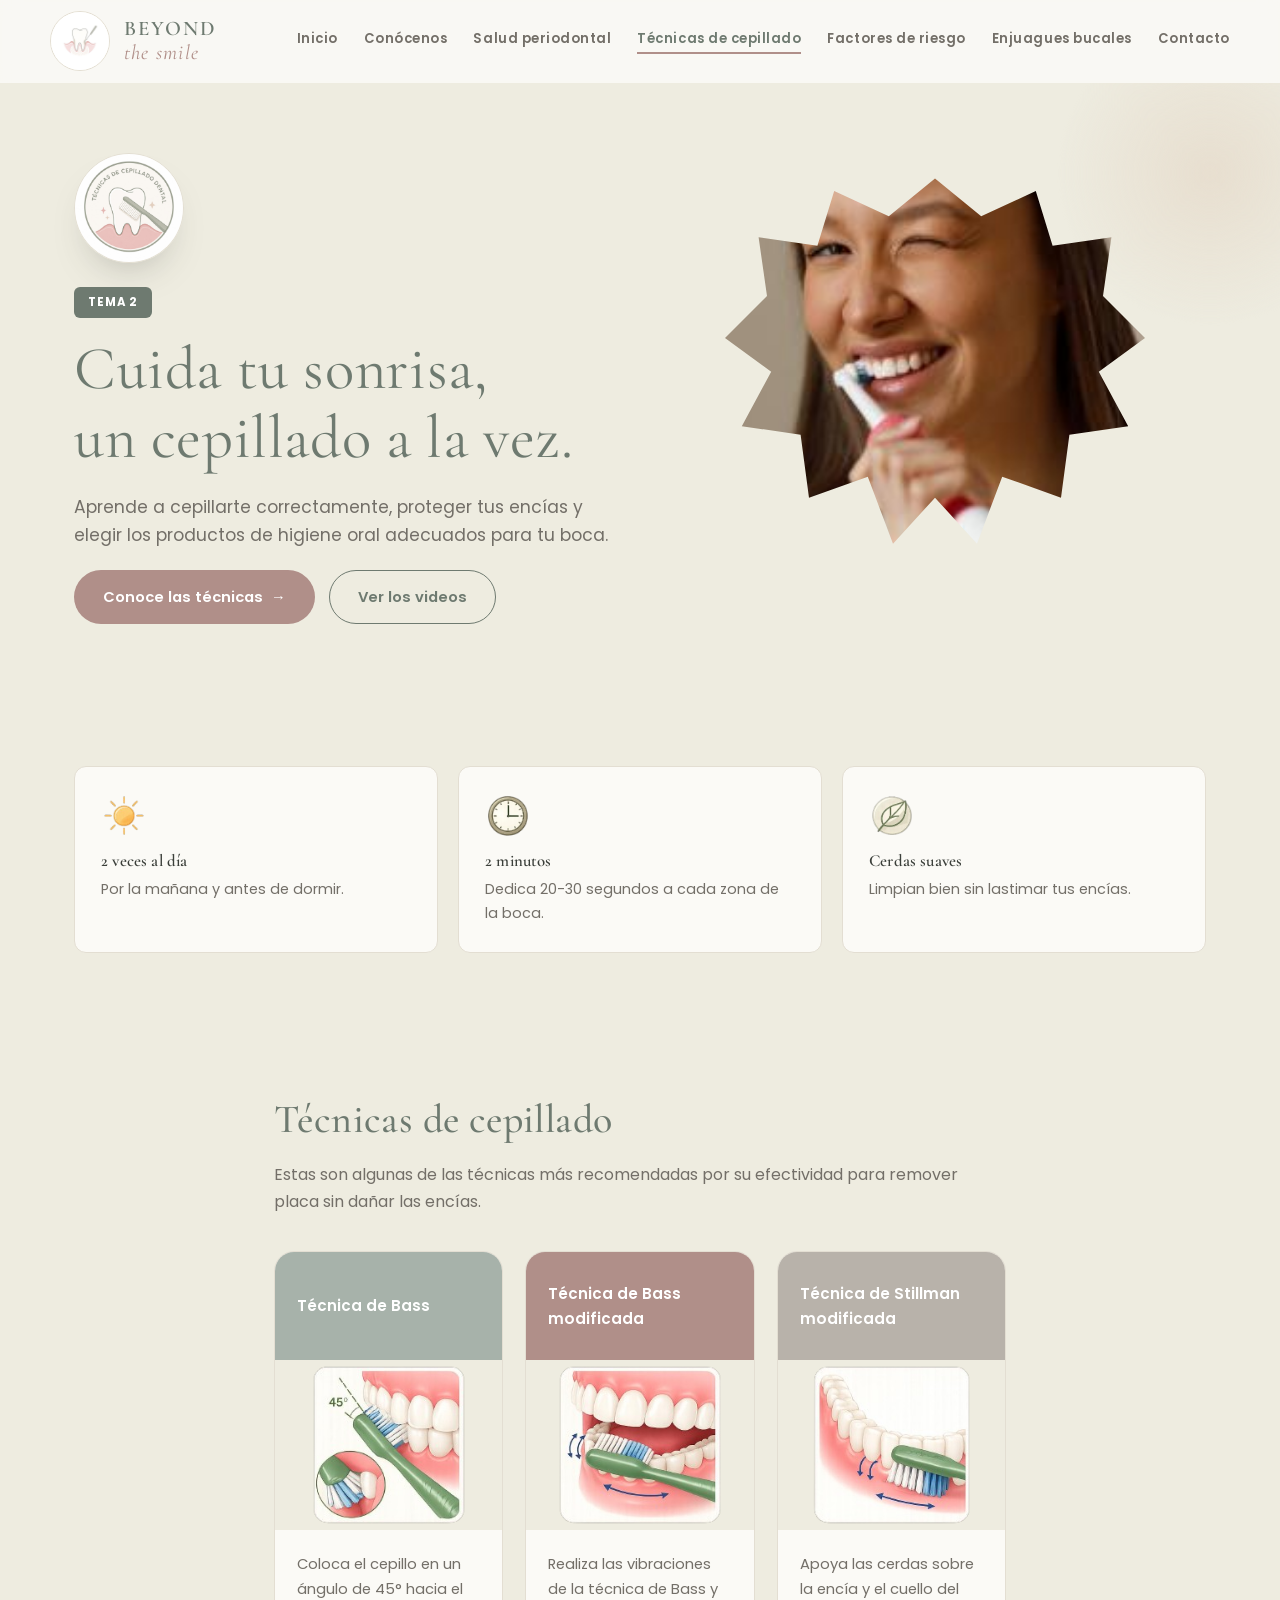
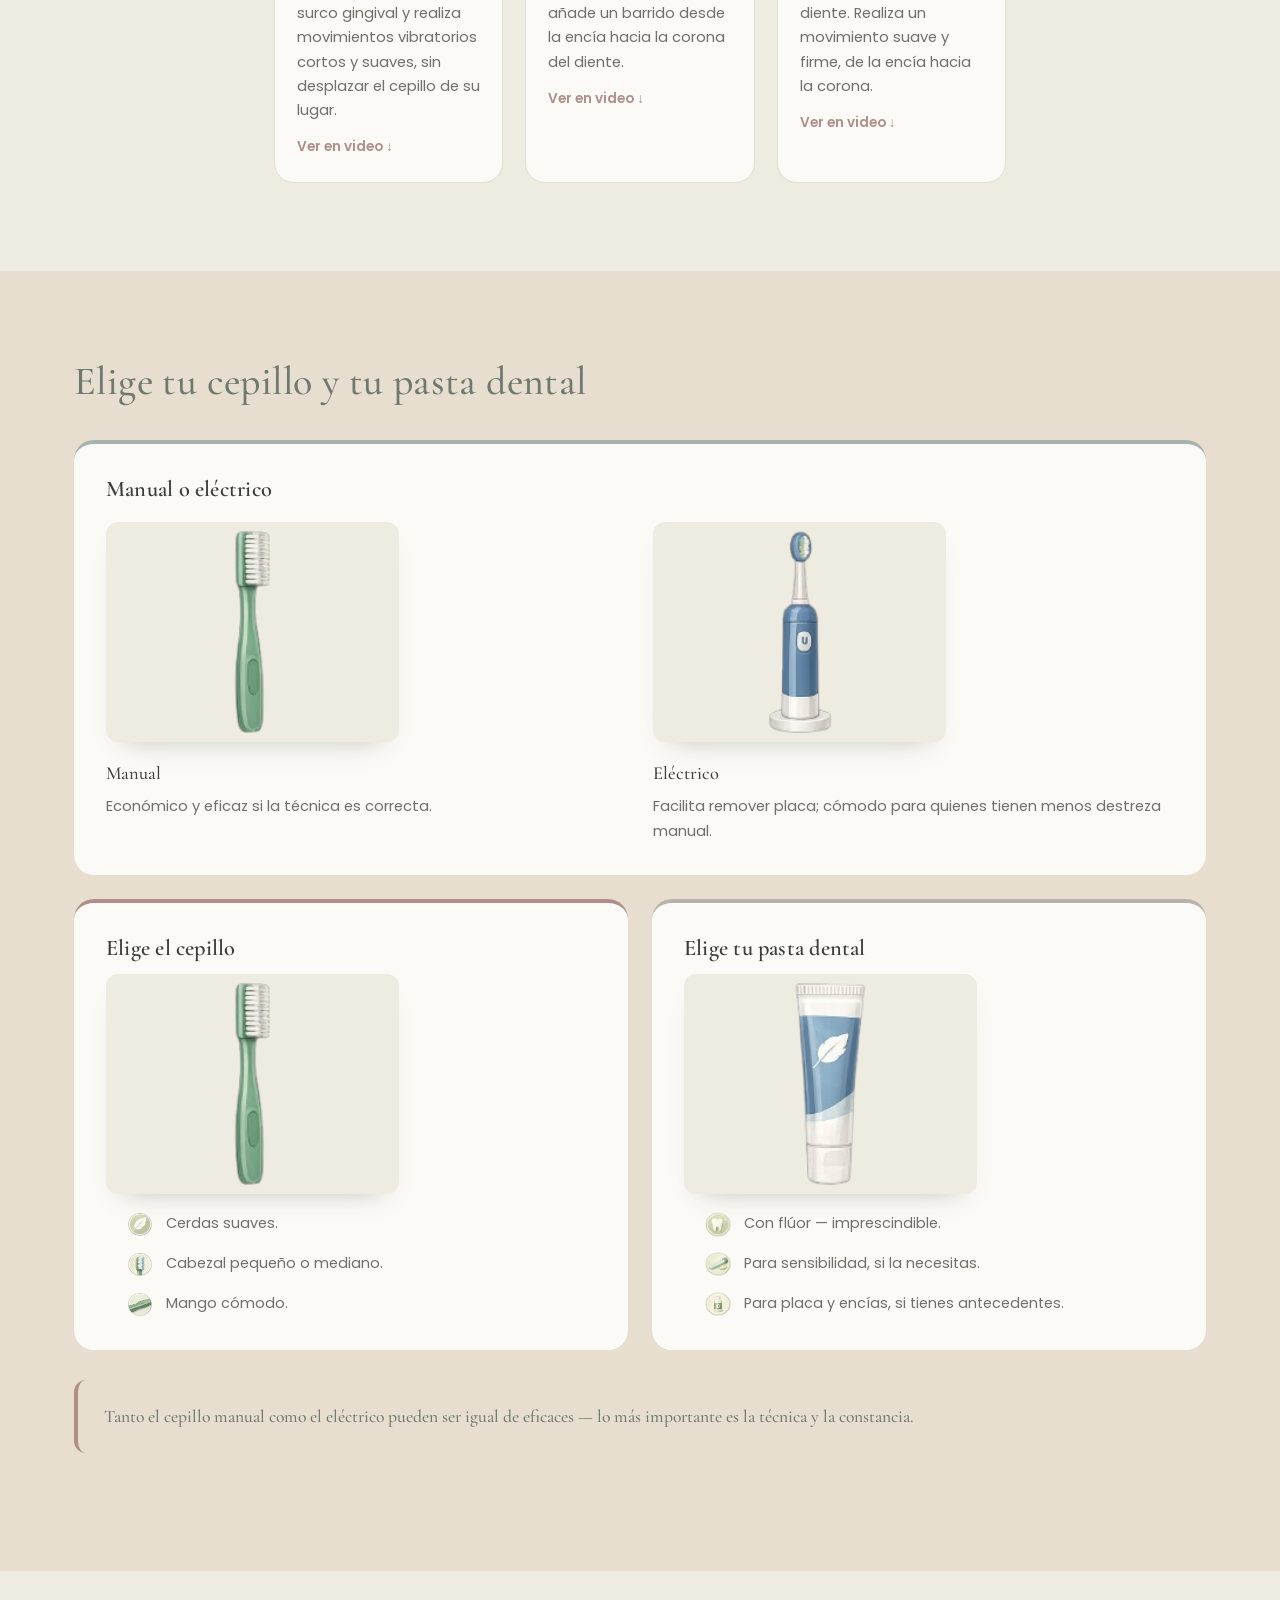
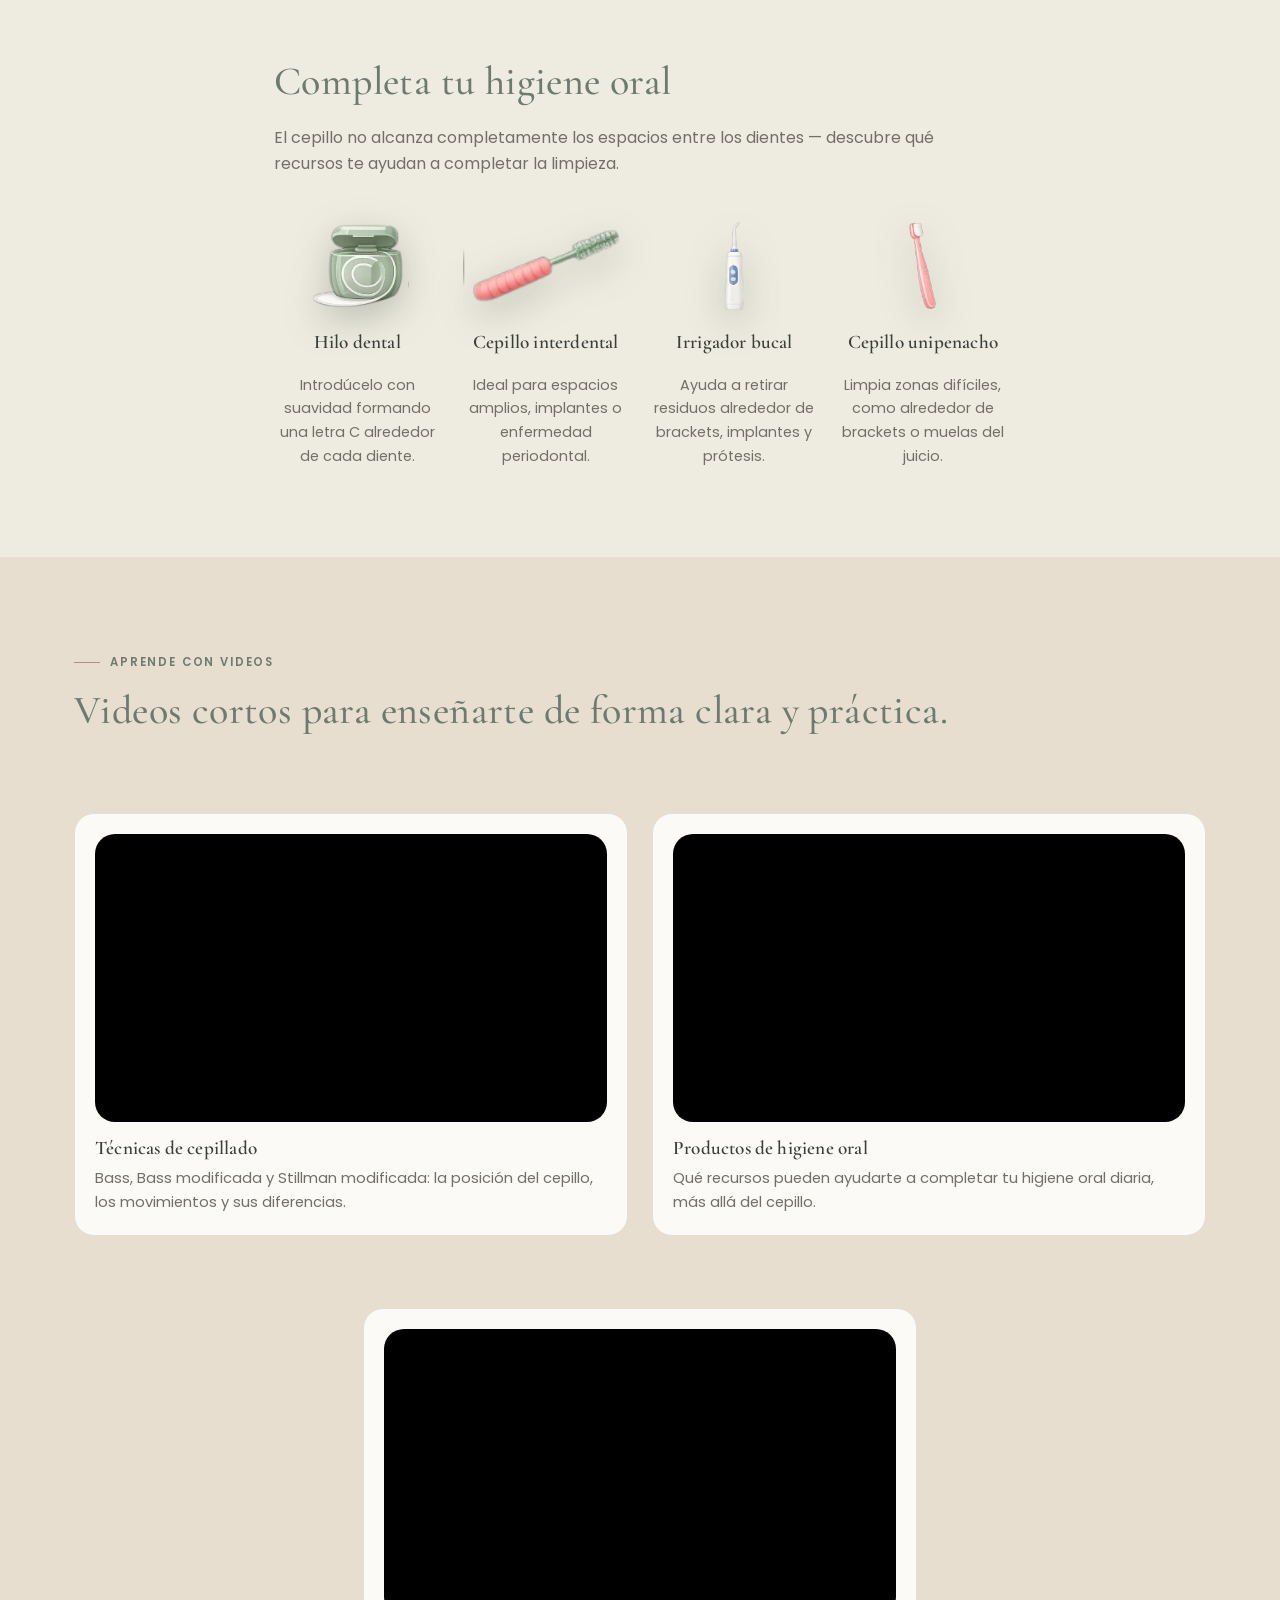
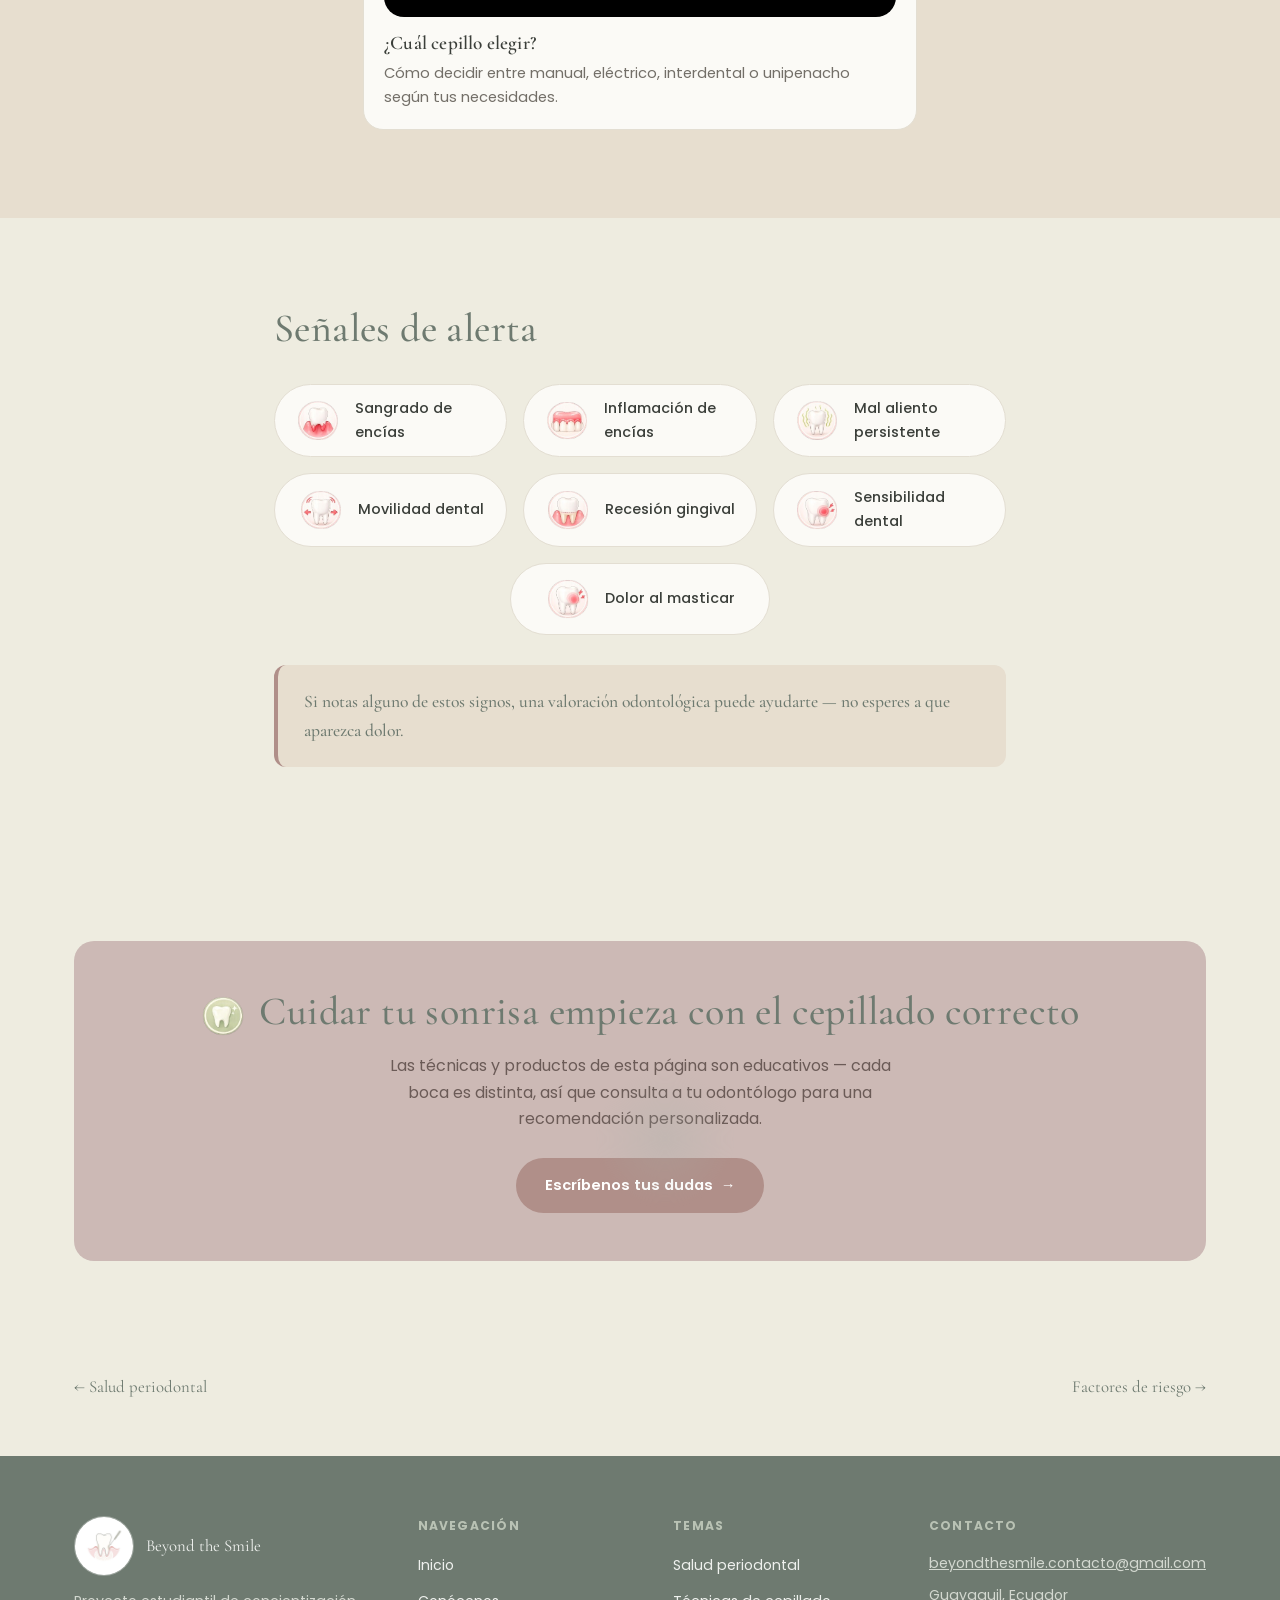
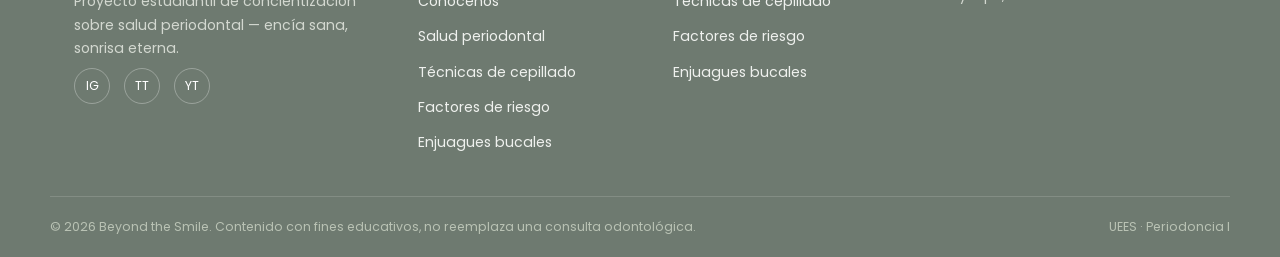
<file: pages/tecnicas-cepillado.html>
<!DOCTYPE html>
<html lang="es">
<head>
<meta charset="UTF-8">
<meta name="viewport" content="width=device-width, initial-scale=1.0">
<title>Técnicas de cepillado — Beyond the Smile</title>
<meta name="description" content="Técnicas de cepillado, cómo elegir tu cepillo y pasta dental, productos complementarios de higiene oral y señales de alerta.">
<link rel="preconnect" href="https://fonts.googleapis.com"><link rel="preconnect" href="https://fonts.gstatic.com" crossorigin><link href="https://fonts.googleapis.com/css2?family=Cormorant+Garamond:ital,wght@0,400;0,500;0,600;1,400;1,500&family=Poppins:wght@300;400;500;600;700&display=swap" rel="stylesheet">
<link rel="stylesheet" href="../assets/css/styles.css">

</head>
<body>
<header class="site-header">
  <div class="wrap header-inner">
    <a href="../index.html" class="brand">
      <span class="brand-mark"><img src="../assets/logo/logo-icon.jpeg" alt="Beyond the Smile"></span>
      <span class="brand-text"><span class="b1">BEYOND</span><span class="b2">the smile</span></span>
    </a>
    <button class="nav-toggle" aria-label="Abrir menú" aria-expanded="false"><span></span><span></span><span></span></button>
    <nav class="main-nav" aria-label="Navegación principal">
      <a href="../index.html">Inicio</a>
      <a href="conocenos.html">Conócenos</a>
      <a href="salud-periodontal.html">Salud periodontal</a>
      <a href="tecnicas-cepillado.html" class="active">Técnicas de cepillado</a>
      <a href="factores-de-riesgo.html">Factores de riesgo</a>
      <a href="enjuagues-bucales.html">Enjuagues bucales</a>
      <a href="contacto.html">Contacto</a>
    </nav>
  </div>
</header>
<main>

  <section class="page-hero">
    <span class="blob blob-1"></span>
    <div class="wrap hero-inner">
      <div>
        <div class="page-hero-badge reveal-scale"><img src="../assets/icons/tecnicas-cepillado.jpeg" alt="Técnicas de cepillado"></div>
        <p class="eyebrow-badge reveal-left">Tema 2</p>
        <h1 class="reveal-left">Cuida tu sonrisa,<br>un cepillado a la vez.</h1>
        <p class="lead reveal-left">Aprende a cepillarte correctamente, proteger tus encías y elegir los productos de higiene oral adecuados para tu boca.</p>
        <div class="hero-actions reveal-left" style="margin-top:20px;">
          <a href="#tecnicas" class="btn btn-primary">Conoce las técnicas <span class="btn-arrow">→</span></a>
          <a href="#videos" class="btn btn-outline">Ver los videos</a>
        </div>
      </div>
      <div class="hero-zigzag-frame reveal-scale">
        <img src="../assets/icons/Cepillado.jpeg" alt="Persona cepillándose los dientes con un cepillo eléctrico">
      </div>
    </div>
  </section>

  <section class="section section-tight">
    <div class="wrap">
      <div class="fact-row" data-stagger>
        <div class="fact-box">
          <img class="fact-icon" src="../assets/icons/brush-sol.png" alt="">
          <h3>2 veces al día</h3>
          <p>Por la mañana y antes de dormir.</p>
        </div>
        <div class="fact-box">
          <img class="fact-icon" src="../assets/icons/brush-reloj.png" alt="">
          <h3>2 minutos</h3>
          <p>Dedica 20-30 segundos a cada zona de la boca.</p>
        </div>
        <div class="fact-box">
          <img class="fact-icon" src="../assets/icons/brush-hoja.png" alt="">
          <h3>Cerdas suaves</h3>
          <p>Limpian bien sin lastimar tus encías.</p>
        </div>
      </div>
    </div>
  </section>

  <section class="section" id="tecnicas">
    <div class="wrap content-wrap">
      <h2 class="reveal">Técnicas de cepillado</h2>
      <p class="reveal">Estas son algunas de las técnicas más recomendadas por su efectividad para remover placa sin dañar las encías.</p>
      <div class="technique-grid" data-stagger>
        <div class="technique-card">
          <div class="technique-card-head c-sage">Técnica de Bass</div>
          <div class="technique-card-img"><img src="../assets/icons/tecnica-bass-img.png" alt="Técnica de Bass: cepillo en ángulo de 45° hacia el surco gingival"></div>
          <div class="technique-card-body">
            <p>Coloca el cepillo en un ángulo de 45° hacia el surco gingival y realiza movimientos vibratorios cortos y suaves, sin desplazar el cepillo de su lugar.</p>
            <a href="#videos" class="technique-card-link">Ver en video ↓</a>
          </div>
        </div>
        <div class="technique-card">
          <div class="technique-card-head c-dusty">Técnica de Bass modificada</div>
          <div class="technique-card-img"><img src="../assets/icons/tecnica-bass-mod-img.png" alt="Técnica de Bass modificada: barrido desde la encía hacia la corona"></div>
          <div class="technique-card-body">
            <p>Realiza las vibraciones de la técnica de Bass y añade un barrido desde la encía hacia la corona del diente.</p>
            <a href="#videos" class="technique-card-link">Ver en video ↓</a>
          </div>
        </div>
        <div class="technique-card">
          <div class="technique-card-head c-stone">Técnica de Stillman modificada</div>
          <div class="technique-card-img"><img src="../assets/icons/tecnica-stillman-img.png" alt="Técnica de Stillman modificada: cerdas apoyadas sobre la encía y el cuello del diente"></div>
          <div class="technique-card-body">
            <p>Apoya las cerdas sobre la encía y el cuello del diente. Realiza un movimiento suave y firme, de la encía hacia la corona.</p>
            <a href="#videos" class="technique-card-link">Ver en video ↓</a>
          </div>
        </div>
      </div>
    </div>
  </section>

  <section class="section section-alt">
    <div class="wrap">
      <h2 class="reveal">Elige tu cepillo y tu pasta dental</h2>
      <div class="compare-card reveal" style="margin-top:36px;">
        <h3>Manual o eléctrico</h3>
        <div class="brush-pick-grid">
          <div class="brush-pick">
            <div class="compare-card-img"><img src="../assets/icons/brush-manual-icon.png" alt="Cepillo dental manual" style="object-fit: contain;"></div>
            <h4>Manual</h4>
            <p>Económico y eficaz si la técnica es correcta.</p>
          </div>
          <div class="brush-pick">
            <div class="compare-card-img"><img src="../assets/icons/brush-electrico-icon.png" alt="Cepillo dental eléctrico" style="object-fit: contain;"></div>
            <h4>Eléctrico</h4>
            <p>Facilita remover placa; cómodo para quienes tienen menos destreza manual.</p>
          </div>
        </div>
      </div>
      <div class="compare-grid" data-stagger style="margin-top:24px;">
        <div class="compare-card c-alert">
          <h3>Elige el cepillo</h3>
          <div class="compare-card-img"><img src="../assets/icons/brush-manual-icon.png" alt="Cepillo dental de cerdas suaves" style="object-fit: contain;"></div>
          <ul class="risk-list">
            <li><img src="../assets/icons/brush-cerdas-suaves.png" alt=""> Cerdas suaves.</li>
            <li><img src="../assets/icons/brush-cabezal-pequeno.png" alt=""> Cabezal pequeño o mediano.</li>
            <li><img src="../assets/icons/brush-mango-comodo.png" alt=""> Mango cómodo.</li>
          </ul>
        </div>
        <div class="compare-card c-stone">
          <h3>Elige tu pasta dental</h3>
          <div class="compare-card-img"><img src="../assets/icons/brush-pasta-icon.png" alt="Pasta dental con flúor" style="object-fit: contain;"></div>
          <ul class="risk-list">
            <li><img src="../assets/icons/pasta-fluor.png" alt=""> Con flúor — imprescindible.</li>
            <li><img src="../assets/icons/pasta-vial.png" alt=""> Para sensibilidad, si la necesitas.</li>
            <li><img src="../assets/icons/pasta-sensibilidad.png" alt=""> Para placa y encías, si tienes antecedentes.</li>
          </ul>
        </div>
      </div>
      <div class="callout reveal">
        <p>Tanto el cepillo manual como el eléctrico pueden ser igual de eficaces — lo más importante es la técnica y la constancia.</p>
      </div>
    </div>
  </section>

  <section class="section">
    <div class="wrap content-wrap">
      <h2 class="reveal">Completa tu higiene oral</h2>
      <p class="reveal">El cepillo no alcanza completamente los espacios entre los dientes — descubre qué recursos te ayudan a completar la limpieza.</p>
      <div class="values-grid" data-stagger>
        <div class="value-card"><div class="value-icon icon-plain"><img src="../assets/icons/higiene-hilo.png" alt="Hilo dental"></div><h3>Hilo dental</h3><p>Introdúcelo con suavidad formando una letra C alrededor de cada diente.</p></div>
        <div class="value-card"><div class="value-icon icon-plain"><img src="../assets/icons/higiene-interdental.png" alt="Cepillo interdental"></div><h3>Cepillo interdental</h3><p>Ideal para espacios amplios, implantes o enfermedad periodontal.</p></div>
        <div class="value-card"><div class="value-icon icon-plain"><img src="../assets/icons/higiene-irrigador.png" alt="Irrigador bucal"></div><h3>Irrigador bucal</h3><p>Ayuda a retirar residuos alrededor de brackets, implantes y prótesis.</p></div>
        <div class="value-card"><div class="value-icon icon-plain"><img src="../assets/icons/higiene-unipenacho.png" alt="Cepillo unipenacho"></div><h3>Cepillo unipenacho</h3><p>Limpia zonas difíciles, como alrededor de brackets o muelas del juicio.</p></div>
      </div>
    </div>
  </section>

  <section class="section section-alt" id="videos">
    <div class="wrap">
      <p class="eyebrow reveal">Aprende con videos</p>
      <h2 class="reveal">Videos cortos para enseñarte de forma clara y práctica.</h2>
      <div class="video-trio" data-stagger>
        <div class="video-embed-card">
          <div class="video-embed"><iframe src="https://www.youtube.com/embed/Z-5LITEVnk8" title="Técnicas de cepillado" loading="lazy" allow="accelerometer; autoplay; clipboard-write; encrypted-media; gyroscope; picture-in-picture; web-share" allowfullscreen></iframe></div>
          <div class="video-embed-card-info">
            <h3>Técnicas de cepillado</h3>
            <p>Bass, Bass modificada y Stillman modificada: la posición del cepillo, los movimientos y sus diferencias.</p>
          </div>
        </div>
        <div class="video-embed-card">
          <div class="video-embed"><iframe src="https://www.youtube.com/embed/qI_d_56fqt8" title="Productos de higiene oral" loading="lazy" allow="accelerometer; autoplay; clipboard-write; encrypted-media; gyroscope; picture-in-picture; web-share" allowfullscreen></iframe></div>
          <div class="video-embed-card-info">
            <h3>Productos de higiene oral</h3>
            <p>Qué recursos pueden ayudarte a completar tu higiene oral diaria, más allá del cepillo.</p>
          </div>
        </div>
        <div class="video-embed-card">
          <div class="video-embed"><iframe src="https://www.youtube.com/embed/38AtcZtcdAA" title="¿Cuál cepillo elegir?" loading="lazy" allow="accelerometer; autoplay; clipboard-write; encrypted-media; gyroscope; picture-in-picture; web-share" allowfullscreen></iframe></div>
          <div class="video-embed-card-info">
            <h3>¿Cuál cepillo elegir?</h3>
            <p>Cómo decidir entre manual, eléctrico, interdental o unipenacho según tus necesidades.</p>
          </div>
        </div>
      </div>
    </div>
  </section>

  <section class="section">
    <div class="wrap content-wrap">
      <h2 class="reveal">Señales de alerta</h2>
      <div class="chip-row chip-row-grid reveal">
        <span class="chip"><img class="chip-icon chip-icon-lg" src="../assets/icons/alerta2-sangrado.png" alt=""> Sangrado de encías</span>
        <span class="chip"><img class="chip-icon chip-icon-lg" src="../assets/icons/alerta2-inflamacion.png" alt=""> Inflamación de encías</span>
        <span class="chip"><img class="chip-icon chip-icon-lg" src="../assets/icons/alerta2-mal-aliento.png" alt=""> Mal aliento persistente</span>
        <span class="chip"><img class="chip-icon chip-icon-lg" src="../assets/icons/alerta2-movilidad.png" alt=""> Movilidad dental</span>
        <span class="chip"><img class="chip-icon chip-icon-lg" src="../assets/icons/alerta2-recesion.png" alt=""> Recesión gingival</span>
        <span class="chip"><img class="chip-icon chip-icon-lg" src="../assets/icons/alerta2-sensibilidad.png" alt=""> Sensibilidad dental</span>
        <span class="chip"><img class="chip-icon chip-icon-lg" src="../assets/icons/alerta2-dolor-masticar.png" alt=""> Dolor al masticar</span>
      </div>
      <div class="callout reveal">
        <p>Si notas alguno de estos signos, una valoración odontológica puede ayudarte — no esperes a que aparezca dolor.</p>
      </div>
    </div>
  </section>

  <section class="section section-tight">
    <div class="wrap">
      <div class="cta-banner reveal-scale">
        <span class="blob blob-3" style="opacity:.25;"></span>
        <h2><img class="chip-icon chip-icon-lg" src="../assets/icons/pasta-fluor.png" alt=""> Cuidar tu sonrisa empieza con el cepillado correcto</h2>
        <p>Las técnicas y productos de esta página son educativos — cada boca es distinta, así que consulta a tu odontólogo para una recomendación personalizada.</p>
        <a href="contacto.html" class="btn btn-primary">Escríbenos tus dudas <span class="btn-arrow">→</span></a>
      </div>
    </div>
  </section>

  <section class="section section-tight">
    <div class="wrap"><nav class="pager reveal"><a href="salud-periodontal.html" class="pager-link">← Salud periodontal</a><a href="factores-de-riesgo.html" class="pager-link">Factores de riesgo →</a></nav></div>
  </section>

</main>
<footer class="site-footer">
  <div class="wrap footer-grid">
    <div>
      <div class="footer-brand">
        <span class="brand-mark"><img src="../assets/logo/logo-icon.jpeg" alt="Beyond the Smile"></span>
        <span class="footer-brand-text">Beyond the Smile</span>
      </div>
      <p class="footer-text">Proyecto estudiantil de concientización sobre salud periodontal — encía sana, sonrisa eterna.</p>
      <div class="footer-social">
        <a href="#" aria-label="Instagram">IG</a>
        <a href="#" aria-label="TikTok">TT</a>
        <a href="#" aria-label="YouTube">YT</a>
      </div>
    </div>
    <div>
      <p class="footer-heading">Navegación</p>
      <ul class="footer-list">
        <li><a href="../index.html">Inicio</a></li><li><a href="conocenos.html">Conócenos</a></li><li><a href="salud-periodontal.html">Salud periodontal</a></li><li><a href="tecnicas-cepillado.html">Técnicas de cepillado</a></li><li><a href="factores-de-riesgo.html">Factores de riesgo</a></li><li><a href="enjuagues-bucales.html">Enjuagues bucales</a></li>
      </ul>
    </div>
    <div>
      <p class="footer-heading">Temas</p>
      <ul class="footer-list">
        <li><a href="salud-periodontal.html">Salud periodontal</a></li><li><a href="tecnicas-cepillado.html">Técnicas de cepillado</a></li><li><a href="factores-de-riesgo.html">Factores de riesgo</a></li><li><a href="enjuagues-bucales.html">Enjuagues bucales</a></li>
      </ul>
    </div>
    <div>
      <p class="footer-heading">Contacto</p>
      <p class="footer-text"><a href="mailto:beyondthesmile.contacto@gmail.com">beyondthesmile.contacto@gmail.com</a></p>
      <p class="footer-text">Guayaquil, Ecuador</p>
    </div>
  </div>
  <div class="wrap footer-bottom">
    <span>© <span id="year"></span> Beyond the Smile. Contenido con fines educativos, no reemplaza una consulta odontológica.</span>
    <span>UEES · Periodoncia I</span>
  </div>
</footer>
<script src="../assets/js/script.js"></script>
</body>
</html>
</file>
<file: assets/css/styles.css>
/* =========================================================
   BEYOND THE SMILE — TOKENS
   ========================================================= */
:root {
  --sage:       #A7B2AA;   /* Sage Drift */
  --sage-deep:  #6E7A70;   /* variante oscura para texto/fondos */
  --parchment:  #E7DECF;   /* Warm Parchment */
  --ivory:      #EEECE0;   /* Ivory Stillness — fondo base */
  --dusty:      #CCB9B5;   /* Dusty Petal — acento rosado */
  --dusty-deep: #B08F89;   /* Dusty Petal oscuro, para texto sobre claro */
  --stone:      #B8B2AA;   /* Stone Whisper */

  --paper:      #FBFAF6;   /* blanco cálido, tarjetas */
  --ink:        #3B3F3A;   /* texto principal */
  --ink-soft:   #736F68;   /* texto secundario */
  --line:       #E3DED2;

  --font-display: "Cormorant Garamond", Georgia, serif;
  --font-body: "Poppins", -apple-system, sans-serif;
  --radius: 20px;
  --radius-sm: 12px;

  --ease: cubic-bezier(.22,.61,.28,1);
}

* { box-sizing: border-box; }
html { scroll-behavior: smooth; }
body {
  margin: 0;
  font-family: var(--font-body);
  color: var(--ink);
  background: var(--ivory);
  line-height: 1.65;
  overflow-x: hidden;
}
img { max-width: 100%; display: block; }
a { color: inherit; }

.wrap { max-width: 1180px; margin: 0 auto; padding: 0 24px; }

h1, h2, h3 {
  font-family: var(--font-display);
  font-weight: 500;
  line-height: 1.14;
  letter-spacing: 0.01em;
  margin: 0 0 20px;
  color: var(--sage-deep);
}
h1 { font-size: clamp(2.3rem, 5vw, 3.8rem); font-weight: 400; }
h2 { font-size: clamp(1.7rem, 3.2vw, 2.5rem); }
h3 { font-size: 1.2rem; font-weight: 600; color: var(--ink); }
em, .script { font-style: italic; color: var(--dusty-deep); }

.eyebrow {
  display: inline-flex;
  align-items: center;
  gap: 10px;
  text-transform: uppercase;
  letter-spacing: 0.16em;
  font-size: 0.72rem;
  font-weight: 600;
  color: var(--sage-deep);
  margin: 0 0 16px;
}
.eyebrow::before {
  content: "";
  width: 26px; height: 1px;
  background: var(--dusty-deep);
}

p { margin: 0 0 16px; color: var(--ink-soft); }
.content-wrap p { margin-bottom: 22px; }
.lead { font-size: 1.08rem; max-width: 52ch; color: var(--ink-soft); }

/* Buttons */
.btn {
  display: inline-flex;
  align-items: center;
  gap: 8px;
  padding: 14px 28px;
  border-radius: 999px;
  font-weight: 600;
  font-size: 0.92rem;
  text-decoration: none;
  border: 1.5px solid transparent;
  cursor: pointer;
  transition: transform .3s var(--ease), background .3s ease, box-shadow .3s ease, color .3s ease;
}
.btn-primary { background: var(--dusty-deep); color: #fff; }
.btn-primary:hover { transform: translateY(-3px); box-shadow: 0 16px 30px -14px rgba(176,143,137,.7); }
.btn-outline { background: transparent; border-color: var(--sage-deep); color: var(--sage-deep); }
.btn-outline:hover { background: var(--sage-deep); color: #fff; transform: translateY(-3px); }
.btn-arrow { transition: transform .3s var(--ease); }
.btn:hover .btn-arrow { transform: translateX(4px); }

/* =========================================================
   HEADER
   ========================================================= */
.site-header {
  position: sticky; top: 0; z-index: 40;
  background: rgba(251, 250, 246, 0.88);
  backdrop-filter: blur(10px);
  border-bottom: 1px solid transparent;
  transition: border-color .3s ease, box-shadow .3s ease;
}
.site-header.scrolled { border-color: var(--line); box-shadow: 0 10px 30px -22px rgba(59,63,58,.4); }
.header-inner { display: flex; align-items: center; justify-content: space-between; padding: 11px 0; gap: 20px; }
.brand { display: flex; align-items: center; gap: 14px; text-decoration: none; }
.brand-mark {
  width: 60px; height: 60px; border-radius: 50%; overflow: hidden;
  border: 1px solid var(--line); flex-shrink: 0;
  transition: transform .5s var(--ease);
}
.brand:hover .brand-mark { transform: rotate(12deg) scale(1.06); }
.brand-mark img { width: 100%; height: 100%; object-fit: cover; }
.brand-text { display: flex; flex-direction: column; line-height: 1.15; }
.brand-text .b1 { font-family: var(--font-display); font-size: 1.3rem; letter-spacing: 0.1em; color: var(--sage-deep); font-weight: 600; }
.brand-text .b2 { font-family: var(--font-display); font-size: 1.3rem; letter-spacing: 0.06em; color: var(--dusty-deep); font-style: italic; }

.main-nav { display: flex; gap: 26px; font-size: 0.82rem; font-weight: 600; letter-spacing: 0.04em; }
.main-nav a {
  text-decoration: none; color: var(--ink-soft);
  position: relative; padding-bottom: 4px;
}
.main-nav a::after {
  content: ""; position: absolute; left: 0; bottom: 0;
  width: 0; height: 1.5px; background: var(--dusty-deep);
  transition: width .3s var(--ease);
}
.main-nav a:hover, .main-nav a.active { color: var(--sage-deep); }
.main-nav a:hover::after, .main-nav a.active::after { width: 100%; }
.nav-toggle {
  display: none; flex-direction: column; justify-content: center; align-items: center;
  gap: 5px; width: 40px; height: 40px; padding: 0; margin: 0;
  background: none; border: none; cursor: pointer; flex-shrink: 0;
}
.nav-toggle span {
  display: block; width: 24px; height: 2px; border-radius: 2px;
  background: var(--sage-deep);
  transition: transform .3s var(--ease), opacity .2s ease;
}
.nav-toggle[aria-expanded="true"] span:nth-child(1) { transform: translateY(7px) rotate(45deg); }
.nav-toggle[aria-expanded="true"] span:nth-child(2) { opacity: 0; }
.nav-toggle[aria-expanded="true"] span:nth-child(3) { transform: translateY(-7px) rotate(-45deg); }

/* =========================================================
   HERO
   ========================================================= */
.hero { position: relative; padding: 32px 0 110px; overflow: hidden; }
.hero-inner {
  display: grid;
  grid-template-columns: 1fr 1fr;
  gap: 48px;
  align-items: center;
  position: relative; z-index: 2;
}
.hero-actions { display: flex; gap: 14px; flex-wrap: wrap; margin-top: 10px; }

.hero-copy > * { opacity: 0; animation: rise .8s var(--ease) forwards; }
.hero-copy .eyebrow { animation-delay: .05s; }
.hero-copy h1 { animation-delay: .15s; }
.hero-copy .lead { animation-delay: .3s; }
.hero-copy .hero-actions { animation-delay: .45s; }
@keyframes rise { from { opacity:0; transform: translateY(20px); } to { opacity:1; transform: translateY(0); } }

.hero-visual { position: relative; opacity: 0; animation: rise 1s var(--ease) .25s forwards; }
.hero-photo {
  border-radius: 999px 999px 40px 999px;
  overflow: hidden;
  aspect-ratio: 4/4.6;
  box-shadow: 0 40px 70px -30px rgba(59,63,58,.35);
}
.hero-photo img { width: 100%; height: 100%; object-fit: cover; }
.hero-badge {
  position: absolute;
  bottom: -18px; left: -30px;
  width: 128px; height: 128px;
  border-radius: 50%;
  background: var(--paper);
  border: 1px solid var(--line);
  display: flex; align-items: center; justify-content: center;
  box-shadow: 0 20px 40px -20px rgba(59,63,58,.3);
  animation: pop-in .6s var(--ease) .8s backwards;
}
.hero-badge-spin {
  position: absolute; inset: 0;
  display: flex; align-items: center; justify-content: center;
  animation: spin-badge 22s linear infinite;
}
.hero-badge-icon {
  position: relative; z-index: 2;
  width: 66px; height: 66px; border-radius: 50%; overflow: hidden;
  background: #fff; box-shadow: 0 2px 8px rgba(59,63,58,.15);
}
.hero-badge-icon img { width: 100%; height: 100%; object-fit: cover; }
@keyframes spin-badge { from { transform: rotate(0); } to { transform: rotate(360deg); } }
@keyframes pop-in { from { opacity:0; transform: scale(.6);} to { opacity:1; transform: scale(1);} }

/* Decorative floating blobs */
.blob { position: absolute; border-radius: 50%; filter: blur(2px); z-index: 1; pointer-events: none; }
.blob-1 { top: -60px; right: -80px; width: 300px; height: 300px; background: radial-gradient(circle, var(--parchment) 0%, transparent 72%); animation: float 9s ease-in-out infinite; }
.blob-2 { bottom: -100px; left: -100px; width: 260px; height: 260px; background: radial-gradient(circle, var(--dusty) 0%, transparent 70%); opacity: .5; animation: float 12s ease-in-out infinite reverse; }
.blob-3 { top: 40%; left: 46%; width: 140px; height: 140px; background: radial-gradient(circle, var(--sage) 0%, transparent 70%); opacity: .35; animation: float 7s ease-in-out infinite; }
@keyframes float { 0%,100% { transform: translate(0,0) scale(1); } 50% { transform: translate(-18px, 22px) scale(1.08); } }

/* Leaf decorations (svg, subtle) */
.leaf-deco { position: absolute; opacity: .5; color: var(--sage); pointer-events: none; z-index: 1; }

/* =========================================================
   SECTIONS
   ========================================================= */
.section { padding: 88px 0; position: relative; }
.section-alt { background: var(--parchment); }
.section-tight { padding: 56px 0; }
.content-wrap { max-width: 780px; }

/* Reveal on scroll */
.reveal { opacity: 0; transform: translateY(30px); transition: opacity .8s var(--ease), transform .8s var(--ease); }
.reveal.in-view { opacity: 1; transform: translateY(0); }
.reveal-scale { opacity: 0; transform: scale(.92); transition: opacity .7s var(--ease), transform .7s var(--ease); }
.reveal-scale.in-view { opacity: 1; transform: scale(1); }
.reveal-left { opacity: 0; transform: translateX(-30px); transition: opacity .8s var(--ease), transform .8s var(--ease); }
.reveal-left.in-view { opacity: 1; transform: translateX(0); }
.reveal-right { opacity: 0; transform: translateX(30px); transition: opacity .8s var(--ease), transform .8s var(--ease); }
.reveal-right.in-view { opacity: 1; transform: translateX(0); }

/* Value / objective cards */
.values-grid { display: grid; grid-template-columns: repeat(4, 1fr); gap: 22px; margin-top: 40px; }
.value-card { text-align: center; transition: transform .4s var(--ease); }
.value-card:hover { transform: translateY(-8px); }
.value-icon {
  width: 74px; height: 74px; border-radius: 50%; overflow: hidden;
  display: flex; align-items: center; justify-content: center;
  margin: 0 auto 18px; font-size: 1.9rem;
  transition: transform .4s var(--ease), box-shadow .4s ease;
}
.value-icon img { width: 100%; height: 100%; object-fit: cover; }
.value-card:hover .value-icon { transform: scale(1.08) rotate(-4deg); box-shadow: 0 16px 28px -14px rgba(59,63,58,.35); }
.value-icon.c-sage { background: var(--sage); color: #fff; }
.value-icon.c-dusty { background: var(--dusty); color: #fff; }
.value-icon.c-parchment { background: var(--parchment); color: var(--sage-deep); }
.value-icon.c-stone { background: var(--stone); color: #fff; }
.value-icon.icon-plain { background: none; overflow: visible; width: auto; height: 96px; border-radius: 0; }
.value-icon.icon-plain img { width: auto; height: 100%; object-fit: contain; filter: drop-shadow(0 12px 18px rgba(59,63,58,.28)); }
.value-card:hover .value-icon.icon-plain { box-shadow: none; }
.value-card p { font-size: 0.9rem; max-width: 24ch; margin: 0 auto; }

/* Topic cards (circular icon images from user) */
.topics-grid { display: grid; grid-template-columns: repeat(4, 1fr); gap: 26px; margin-top: 44px; }
.topic-card {
  text-decoration: none; color: var(--ink); text-align: center;
  display: flex; flex-direction: column; align-items: center; gap: 14px;
}
.topic-badge {
  width: 148px; height: 148px; border-radius: 50%; overflow: hidden;
  border: 1px solid var(--line);
  transition: transform .4s var(--ease), box-shadow .4s ease;
  background: var(--paper);
}
.topic-card:hover .topic-badge { transform: translateY(-8px) scale(1.03); box-shadow: 0 24px 40px -20px rgba(59,63,58,.4); }
.topic-badge img { width: 100%; height: 100%; object-fit: cover; }
.topic-card-label { font-family: var(--font-display); font-size: 1.15rem; }
.topic-card-cta { font-size: 0.78rem; font-weight: 600; color: var(--dusty-deep); display: inline-flex; align-items: center; gap: 4px; }
.topic-card-cta svg { transition: transform .3s ease; }
.topic-card:hover .topic-card-cta svg { transform: translateX(3px); }

/* Photo collage (quiénes somos, home) */
.photo-collage { display: flex; gap: 14px; }
.collage-col {
  aspect-ratio: 3/5;
  flex: 1 1 0;
  min-width: 0;
  border-radius: var(--radius-sm);
  overflow: hidden;
  background: var(--paper);
  border: 1px solid var(--line);
  transition: transform .4s var(--ease), box-shadow .4s ease, flex .5s var(--ease), opacity .4s ease;
}
.collage-col:hover { transform: translateY(-6px); box-shadow: 0 20px 34px -20px rgba(59,63,58,.35); }
.collage-col:nth-child(2), .collage-col:nth-child(4) { margin-top: 26px; }
.collage-col img { width: 100%; height: 100%; object-fit: cover; object-position: center 18%; transition: transform .6s var(--ease); }
.collage-col:hover img { transform: scale(1.07); }
.collage-col.empty {
  display: flex; align-items: center; justify-content: center;
  border: 1.5px dashed var(--stone);
  color: var(--stone);
  font-size: 1.6rem;
}
@media (hover: hover) {
  .photo-collage:hover .collage-col { flex: 0.7 1 0; opacity: .4; }
  .photo-collage:hover .collage-col:hover { flex: 3.6 1 0; opacity: 1; }
}

/* Stat strip visual */
.stat-visual {
  width: 92px; height: 92px; border-radius: 50%; overflow: hidden;
  border: 3px solid rgba(255,255,255,.25);
  flex-shrink: 0;
}
.stat-visual img { width: 100%; height: 100%; object-fit: cover; }

/* Fact / stat strip */
.stat-strip {
  background: var(--sage-deep);
  color: #fff;
  border-radius: var(--radius);
  padding: 44px 40px;
  display: grid;
  grid-template-columns: auto 1fr auto;
  gap: 32px;
  align-items: center;
}
.stat-number {
  font-family: var(--font-display);
  font-size: clamp(3.2rem, 7vw, 4.6rem);
  font-weight: 500;
  line-height: 1;
  white-space: nowrap;
}
.stat-strip p { color: #E7E9E6; margin: 0; max-width: 46ch; }

/* Modificador reutilizable de 3 columnas (mantiene el colapso responsive) */
.grid-cols-3 { grid-template-columns: repeat(3, 1fr); }

/* Texto + imagen a media sangría */
.split-media { display: grid; grid-template-columns: 1.15fr 1fr; gap: 40px; align-items: center; margin-top: 8px; margin-bottom: 56px; }
.split-media-figure { position: relative; display: flex; justify-content: center; }
.split-media-blob {
  position: absolute; inset: 6% 10%; border-radius: 50%;
  background: radial-gradient(circle, var(--dusty) 0%, transparent 72%);
  opacity: .55; filter: blur(4px); z-index: 0;
  animation: float 8s ease-in-out infinite;
}
.split-media-figure img {
  position: relative; z-index: 1; width: 100%; max-width: 380px; height: auto; display: block;
  filter: drop-shadow(0 20px 30px rgba(59,63,58,.25));
  transition: transform .45s var(--ease);
}
.split-media-figure:hover img { transform: translateY(-6px) scale(1.03) rotate(-1deg); }
@media (max-width: 800px) {
  .split-media { grid-template-columns: 1fr; }
  .split-media-figure { order: -1; margin-bottom: 8px; }
}

/* Two-column comparison cards */
.compare-grid { display: grid; grid-template-columns: 1fr 1fr; gap: 24px; margin-top: 32px; }
.compare-card {
  background: var(--paper);
  border-radius: var(--radius);
  padding: 32px;
  border-top: 4px solid var(--sage);
  transition: transform .35s var(--ease), box-shadow .35s ease;
}
.compare-card.c-alert { border-top-color: var(--dusty-deep); }
.compare-card.c-stone { border-top-color: var(--stone); }
.compare-card-img {
  aspect-ratio: 4/3; max-height: 220px; background: var(--ivory); border-radius: var(--radius-sm);
  overflow: hidden; margin-bottom: 16px;
  box-shadow: 0 14px 26px -18px rgba(59,63,58,.35);
}
.compare-card-img img { width: 100%; height: 100%; object-fit: cover; display: block; }

/* Comparación manual/eléctrico dentro de una misma tarjeta ancha */
.brush-pick-grid { display: grid; grid-template-columns: repeat(2, 1fr); gap: 26px; margin-top: 20px; }
.brush-pick h4 { font-family: var(--font-display); font-size: 1.15rem; font-weight: 500; color: var(--ink); margin: 0 0 6px; }
.brush-pick p { font-size: 0.92rem; margin: 0; }
.compare-card:hover { transform: translateY(-6px); box-shadow: 0 24px 40px -24px rgba(59,63,58,.35); }
.compare-card h3 { font-family: var(--font-display); font-size: 1.4rem; margin-bottom: 14px; }
.compare-card ul { margin: 0; padding-left: 20px; color: var(--ink-soft); font-size: 0.94rem; }
.compare-card li { margin-bottom: 8px; }

/* Simple fact cards row (world/ecuador/risk) */
.fact-row { display: grid; grid-template-columns: repeat(3, 1fr); gap: 20px; margin-top: 36px; align-items: stretch; }
.fact-box { background: var(--paper); border-radius: var(--radius-sm); padding: 26px; border: 1px solid var(--line); transition: transform .3s var(--ease); }
.fact-box:hover { transform: translateY(-5px); }
.fact-box .fact-emoji { font-size: 1.8rem; margin-bottom: 10px; display: block; }
.fact-icon { width: 46px; height: 46px; object-fit: contain; display: block; margin-bottom: 12px; }
.fact-icon-map { width: 150px; height: auto; }
.fact-box h3 { font-size: 1.05rem; margin-bottom: 8px; }
.fact-box p { font-size: 0.9rem; margin: 0; }
.fact-box ul { margin: 0; padding-left: 18px; font-size: 0.9rem; color: var(--ink-soft); }
.fact-box li { margin-bottom: 4px; }
.fact-box li:last-child { margin-bottom: 0; }
.fact-stat { display: flex; flex-direction: column; align-items: flex-start; gap: 8px; margin-top: 16px; }
.fact-stat img { width: 100%; max-width: 220px; height: auto; display: block; }
.fact-stat span { font-size: 0.82rem; color: var(--ink-soft); font-weight: 500; }
.risk-list { list-style: none; margin: 0; padding: 0; display: flex; flex-direction: column; gap: 12px; }
.risk-list li { display: flex; align-items: center; gap: 12px; margin: 0; font-size: 0.9rem; color: var(--ink-soft); }
.risk-list img { width: 28px; height: 28px; object-fit: contain; flex-shrink: 0; }

/* Tarjeta del mapa de prevalencia (Ecuador) */
.map-card {
  max-width: 380px; margin: 0 auto 40px;
  background: var(--sage-deep); border-radius: var(--radius);
  padding: 32px; text-align: center;
  box-shadow: 0 26px 50px -30px rgba(59,63,58,.3);
}
.map-card img { width: 100%; display: block; }
.map-card p { margin: 16px 0 0; font-size: 0.85rem; color: rgba(255,255,255,.85); }

/* Badge "Tema N" (rectángulo de color, estilo referencia) */
.eyebrow-badge {
  display: inline-block;
  background: var(--sage-deep);
  color: #fff;
  font-size: 0.72rem;
  font-weight: 700;
  letter-spacing: 0.08em;
  text-transform: uppercase;
  padding: 6px 14px;
  border-radius: 6px;
  margin: 0 0 16px;
}

/* Icon-chip row (warning signs, prevention icons) */
.chip-row { display: flex; flex-wrap: wrap; gap: 16px; margin-top: 32px; }
.chip-row-cols2 { display: grid; grid-template-columns: repeat(2, 1fr); }
.chip {
  display: flex; align-items: center; gap: 10px;
  background: var(--paper);
  border: 1px solid var(--line);
  border-radius: 999px;
  padding: 12px 20px;
  font-size: 0.9rem; font-weight: 500;
  transition: transform .3s ease, background .3s ease, border-color .3s ease;
}
.chip:hover { transform: translateY(-4px); background: var(--parchment); border-color: var(--dusty); }
.chip .emoji { font-size: 1.35rem; }
.chip-icon { display: inline-block; width: 30px; height: 30px; object-fit: contain; flex-shrink: 0; vertical-align: middle; }
.chip-icon-lg { width: 46px; height: 46px; margin-right: 4px; }
.chip-icon-xl { width: 64px; height: 64px; flex-shrink: 0; }
.cause-main { display: flex; align-items: center; gap: 16px; }
.cause-main p { margin: 0; }

/* Señales de alerta: ícono circular grande con texto debajo */
.alert-signals-grid { display: grid; grid-template-columns: repeat(5, 1fr); gap: 24px; margin-top: 32px; text-align: center; }
.alert-signal-icon {
  width: 100px; height: 100px; margin: 0 auto 14px; border-radius: 50%;
  background: var(--paper); border: 3px solid var(--sage);
  display: flex; align-items: center; justify-content: center;
  box-shadow: 0 12px 22px -14px rgba(59,63,58,.35);
  transition: transform .35s var(--ease), box-shadow .35s ease;
}
.alert-signal-icon img { width: 68%; height: 68%; object-fit: contain; }
.alert-signal:hover .alert-signal-icon { transform: translateY(-6px) scale(1.06); box-shadow: 0 18px 28px -14px rgba(59,63,58,.4); }
.alert-signal p { font-size: 0.9rem; font-weight: 500; margin: 0; }
@media (max-width: 800px) { .alert-signals-grid { grid-template-columns: repeat(3, 1fr); } }
@media (max-width: 560px) { .alert-signals-grid { grid-template-columns: repeat(2, 1fr); } }
.chip-row-grid { display: flex; flex-wrap: wrap; justify-content: center; gap: 16px; margin-top: 32px; }
.chip-row-grid .chip { flex: 1 1 190px; max-width: 260px; justify-content: center; }

/* Tarjetas de técnica (cabecera de color + cuerpo) */
.technique-grid { display: grid; grid-template-columns: repeat(3, 1fr); gap: 22px; margin-top: 36px; }
.technique-card {
  background: var(--paper); border: 1px solid var(--line); border-radius: var(--radius);
  overflow: hidden; transition: transform .35s var(--ease), box-shadow .35s ease;
}
.technique-card:hover { transform: translateY(-6px); box-shadow: 0 24px 40px -24px rgba(59,63,58,.35); }
.technique-card-head {
  padding: 14px 22px; font-weight: 600; font-size: 0.95rem; color: #fff;
  min-height: 108px; display: flex; align-items: center;
}
.technique-card-head.c-sage { background: var(--sage); }
.technique-card-head.c-dusty { background: var(--dusty-deep); }
.technique-card-head.c-stone { background: var(--stone); }
.technique-card-img {
  aspect-ratio: 4/3;
  background: var(--ivory);
  display: flex; align-items: center; justify-content: center;
  overflow: hidden;
}
.technique-card-img img { width: 100%; height: 100%; object-fit: contain; }
.technique-card-body { padding: 22px; }
.technique-card-body p { font-size: 0.92rem; margin-bottom: 0; }
.technique-card-link {
  display: inline-flex; align-items: center; gap: 6px; margin-top: 14px;
  font-size: 0.85rem; font-weight: 600; color: var(--dusty-deep); text-decoration: none;
}
.technique-card-link:hover { text-decoration: underline; }

/* Video destacado con descripción (grillas de aprendizaje) */
.video-feature .video-placeholder { aspect-ratio: 4/3; }
.video-feature p { font-size: 0.9rem; margin: 14px 0 0; }
.video-feature a { font-size: 0.85rem; font-weight: 600; color: var(--dusty-deep); text-decoration: none; }
.video-feature a:hover { text-decoration: underline; }

/* Video de YouTube incrustado directamente en la página */
.video-embed {
  position: relative; width: 100%; aspect-ratio: 16/9;
  border-radius: var(--radius); overflow: hidden; background: #000;
  box-shadow: 0 20px 34px -22px rgba(59,63,58,.35);
}
.video-embed iframe { position: absolute; inset: 0; width: 100%; height: 100%; border: 0; display: block; }
.video-embed-title { margin: 14px 0 0; font-family: var(--font-display); font-size: 1.05rem; font-weight: 500; color: var(--ink); }

/* Lista con ícono (tipos de enjuague, marcas) */
.icon-list { display: flex; flex-direction: column; gap: 18px; margin-top: 18px; }
.icon-list-item { display: flex; gap: 14px; align-items: flex-start; }
.icon-list-icon {
  flex: 0 0 auto; width: 42px; height: 42px; border-radius: 50%;
  background: var(--ivory); display: flex; align-items: center; justify-content: center; font-size: 1.2rem;
}
.icon-list-icon img { width: 66%; height: 66%; object-fit: contain; }
.icon-list-item h4 { margin: 0 0 4px; font-family: var(--font-display); font-size: 1.05rem; font-weight: 500; color: var(--ink); }
.icon-list-item p { margin: 0; font-size: 0.88rem; }

/* Tarjetas de producto con foto (marcas de enjuague) */
.product-grid { display: grid; grid-template-columns: repeat(4, 1fr); gap: 22px; margin-top: 22px; }
.product-card { text-align: center; }
.product-card-img {
  aspect-ratio: 3/4; max-height: 260px; background: var(--ivory);
  border-radius: var(--radius-sm); overflow: hidden; margin-bottom: 14px; padding: 14px;
  display: flex; align-items: center; justify-content: center;
  box-shadow: 0 14px 26px -18px rgba(59,63,58,.35);
}
.product-card-img img { width: 100%; height: 100%; object-fit: contain; mix-blend-mode: multiply; }
.product-card h4 { font-family: var(--font-display); font-size: 1.05rem; font-weight: 500; margin: 0 0 6px; color: var(--ink); }
.product-card p { font-size: 0.85rem; margin: 0; }

/* Barra final destacada */
.note-bar {
  background: var(--sage-deep); color: #fff; border-radius: 999px;
  padding: 18px 30px; display: flex; align-items: center; justify-content: center; gap: 12px;
  text-align: center; font-family: var(--font-display); font-size: 1.05rem;
}

/* Tarjeta de video incrustado entre secciones de contenido */
.video-card {
  display: flex; align-items: center; gap: 22px;
  background: var(--sage-deep); color: #fff;
  border-radius: var(--radius); padding: 26px 30px; margin: 48px 0;
  text-decoration: none; transition: transform .3s var(--ease), box-shadow .3s ease;
}
.video-card:hover { transform: translateY(-4px); box-shadow: 0 20px 34px -22px rgba(59,63,58,.4); }
.video-card:hover .video-card-play { background: rgba(255,255,255,.28); }
.video-card-play {
  flex: 0 0 auto; width: 56px; height: 56px; border-radius: 50%;
  background: rgba(255,255,255,.16);
  display: flex; align-items: center; justify-content: center;
  font-size: 1.3rem;
}
.video-card-play img { width: 20px; height: auto; margin-left: 3px; }
.video-card-info h3 { color: #fff; margin-bottom: 4px; }
.video-card-info p { color: rgba(255,255,255,.78); margin: 0; font-size: 0.88rem; }

/* Tarjeta con video de YouTube incrustado + descripción debajo */
.video-embed-card {
  background: var(--paper); border: 1px solid var(--line);
  border-radius: var(--radius); padding: 20px; margin: 48px 0;
}
.video-embed-card .video-embed { box-shadow: none; margin-bottom: 16px; }
.video-embed-card-info h3 { margin-bottom: 6px; }
.video-embed-card-info p { margin: 0; color: var(--ink-soft); font-size: 0.92rem; }
.video-stack { display: flex; flex-direction: column; gap: 8px; margin-top: 32px; }
.video-stack .video-embed-card { margin: 0; }
.video-stack-2col { flex-direction: row; flex-wrap: wrap; gap: 24px; }
.video-stack-2col .video-embed-card { flex: 1 1 380px; }

/* 2 videos arriba, uno centrado abajo */
.video-trio { display: grid; grid-template-columns: repeat(2, 1fr); gap: 24px; margin-top: 32px; }
.video-trio .video-embed-card:nth-child(3) { grid-column: 1 / -1; width: 100%; max-width: calc(50% - 12px); margin: 0 auto; }
@media (max-width: 700px) {
  .video-trio { grid-template-columns: 1fr; }
  .video-trio .video-embed-card:nth-child(3) { max-width: 100%; }
}

/* Callout */
.callout {
  background: var(--parchment);
  border-radius: var(--radius-sm);
  border-left: 4px solid var(--dusty-deep);
  padding: 22px 26px;
  margin: 30px 0;
  transition: transform .3s ease;
}
.callout:hover { transform: translateX(4px); }
.callout p { margin: 0; color: var(--sage-deep); font-family: var(--font-display); font-size: 1.1rem; font-weight: 500; }

/* Pasos numerados */
.step-list { display: grid; gap: 16px; margin-top: 32px; counter-reset: step; }
.step-item {
  position: relative; background: var(--paper); border: 1px solid var(--line);
  border-radius: var(--radius-sm); padding: 22px 24px 22px 76px;
  transition: transform .3s var(--ease), box-shadow .3s ease;
}
.step-item:hover { transform: translateY(-4px); box-shadow: 0 20px 36px -22px rgba(59,63,58,.3); }
.step-item::before {
  counter-increment: step; content: counter(step);
  position: absolute; left: 22px; top: 22px;
  width: 38px; height: 38px; border-radius: 50%;
  background: var(--sage-deep); color: #fff;
  display: flex; align-items: center; justify-content: center;
  font-weight: 600; font-family: var(--font-display); font-size: 1.1rem;
}
.step-item:nth-child(4n+2)::before { background: var(--dusty-deep); }
.step-item:nth-child(4n+3)::before { background: var(--stone); }
.step-item:nth-child(4n+4)::before { background: var(--sage); }
.step-item h3 { margin: 0 0 6px; font-size: 1.1rem; }
.step-item p { margin: 0; font-size: 0.92rem; }
.step-item-img { float: right; width: 64px; height: 64px; object-fit: contain; margin-left: 14px; }

/* Caja de referencias bibliográficas */
.references-box { background: var(--sage-deep); color: #fff; border-radius: var(--radius); padding: 32px; margin-top: 32px; }
.references-box h3 { color: #fff; margin-top: 0; }
.references-box ol { padding-left: 22px; margin: 0; }
.references-box li { margin-bottom: 16px; font-size: 0.9rem; color: rgba(255,255,255,.85); }
.references-box li:last-child { margin-bottom: 0; }
.references-box a { color: #fff; text-decoration: underline; word-break: break-word; }
.references-box a:hover { color: var(--parchment); }

/* Navegación rápida por anclas dentro de la página */
.page-subnav {
  display: flex; flex-wrap: wrap; justify-content: center; gap: 12px; margin-top: 28px;
  padding: 22px; background: var(--paper); border: 1px solid var(--line); border-radius: var(--radius);
  box-shadow: 0 24px 46px -30px rgba(59,63,58,.3);
}
.page-subnav a {
  display: inline-flex; align-items: center; gap: 9px;
  background: var(--ivory); border: 1px solid var(--line); border-radius: 999px;
  padding: 12px 20px; font-size: 0.95rem; font-weight: 600; color: var(--sage-deep);
  text-decoration: none; transition: background .3s ease, color .3s ease, transform .3s ease;
}
.page-subnav a span { font-size: 1.15rem; display: inline-flex; }
.page-subnav a span img { width: 22px; height: 22px; object-fit: contain; }
.page-subnav a:hover { background: var(--sage-deep); color: #fff; transform: translateY(-3px); }

/* Comparison table */
.table-wrap { margin: 32px 0; border-radius: var(--radius-sm); overflow: hidden; border: 1px solid var(--line); }
table.compare-table { width: 100%; border-collapse: collapse; background: var(--paper); }
.compare-table th, .compare-table td { text-align: left; padding: 14px 20px; font-size: 0.92rem; }
.compare-table th { background: var(--sage-deep); color: #fff; font-family: var(--font-display); font-weight: 600; font-size: 1rem; }
.compare-table tr:not(:last-child) td { border-bottom: 1px solid var(--line); }
.compare-table td { color: var(--ink-soft); }

/* Prevention icon grid */
.prevention-grid { display: flex; flex-wrap: wrap; justify-content: center; gap: 20px; margin-top: 32px; }
.prevention-item { text-align: center; flex: 1 1 140px; max-width: 220px; }
.prevention-icon {
  width: 64px; height: 64px; border-radius: 50%;
  background: var(--paper); border: 1px solid var(--line);
  display: flex; align-items: center; justify-content: center;
  margin: 0 auto 12px; font-size: 1.75rem;
  transition: transform .3s var(--ease);
}
.prevention-item:hover .prevention-icon { transform: scale(1.1) rotate(-6deg); background: var(--dusty); }
.prevention-icon img { width: 62%; height: 62%; object-fit: contain; }
.prevention-item p { font-size: 0.85rem; margin: 0; }

/* Team */
.team-photo-wrap { border-radius: var(--radius); overflow: hidden; box-shadow: 0 30px 60px -30px rgba(59,63,58,.35); }
.team-photo-wrap img { width: 100%; display: block; }
.team-rows { display: flex; flex-direction: column; gap: 56px; margin-top: 44px; }
.team-row { display: flex; align-items: center; gap: 48px; flex-direction: row-reverse; }
.team-row:nth-child(even) { flex-direction: row; }
.team-row-photo {
  flex: 0 0 42%; aspect-ratio: 4/3; border-radius: var(--radius); overflow: hidden;
  border: 1px solid var(--line);
  transition: transform .4s var(--ease), box-shadow .4s ease;
}
.team-row-photo:hover { transform: translateY(-6px); box-shadow: 0 26px 44px -24px rgba(59,63,58,.35); }
.team-row-photo img { width: 100%; height: 100%; object-fit: cover; transition: transform .6s var(--ease); }
.team-row-photo:hover img { transform: scale(1.05); }
.team-row-photo-placeholder {
  display: flex; align-items: center; justify-content: center;
  background: var(--paper); color: var(--ink-soft); font-size: 0.85rem; text-align: center; padding: 20px;
}
.team-row-info { flex: 1; }
.team-row-info h3 { margin-bottom: 4px; }
.team-row-role { font-size: 0.82rem; color: var(--ink-soft); text-transform: uppercase; letter-spacing: 0.06em; }
.team-row-bio { margin-top: 14px; }

/* Video placeholder */
.video-placeholder {
  background: var(--sage-deep);
  border-radius: var(--radius);
  aspect-ratio: 16/9;
  display: flex; align-items: center; justify-content: center;
  color: #fff; text-decoration: none;
  position: relative; overflow: hidden;
}
.video-placeholder::before {
  content: ""; position: absolute; inset: 0;
  background: radial-gradient(circle at 30% 30%, rgba(255,255,255,.08), transparent 60%);
}
.video-placeholder-inner { text-align: center; position: relative; z-index: 1; }
.play-btn {
  width: 56px; height: 56px; border-radius: 50%;
  background: #fff; color: var(--sage-deep);
  display: flex; align-items: center; justify-content: center;
  margin: 0 auto 12px;
  animation: pulse-ring 2.2s ease-in-out infinite;
}
@keyframes pulse-ring { 0%,100% { box-shadow: 0 0 0 0 rgba(255,255,255,.4);} 50% { box-shadow: 0 0 0 14px rgba(255,255,255,0);} }
.video-placeholder-inner p { color: #fff; font-weight: 600; margin: 0 0 4px; }
.video-placeholder-inner span { font-size: 0.8rem; color: #D9DDD8; }

/* Carrusel de videos (auto-scroll + flechas + zoom en hover) */
.video-carousel { position: relative; margin-top: 44px; }
.video-carousel-track {
  display: flex; gap: 24px;
  overflow-x: auto; overflow-y: hidden;
  padding: 14px 4px 20px;
  -ms-overflow-style: none; scrollbar-width: none;
}
.video-carousel-track::-webkit-scrollbar { display: none; }
.video-carousel-slide { flex: 0 0 clamp(240px, 40%, 380px); }
.video-carousel-slide .video-placeholder { transition: transform .4s var(--ease), box-shadow .4s ease; }
.video-carousel-slide:hover .video-placeholder { transform: scale(1.045); box-shadow: 0 28px 48px -22px rgba(59,63,58,.4); }
.video-carousel-title { margin: 12px 0 0; font-size: 0.9rem; font-weight: 500; color: var(--ink); }
/* Capa transparente sobre el video: recibe el hover que el iframe se traga
   (para poder pausar el carrusel) y se retira al hacer clic. */
.video-embed-shield {
  position: absolute; inset: 0; z-index: 2;
  background: transparent; border: 0; padding: 0;
  cursor: pointer; appearance: none;
}

/* Video dentro del banner de cierre */
.cta-video { max-width: 620px; margin: 0 auto 26px; }
.carousel-arrow {
  position: absolute; top: 50%; transform: translateY(-50%);
  width: 44px; height: 44px; border-radius: 50%;
  background: var(--paper); border: 1px solid var(--line);
  display: flex; align-items: center; justify-content: center;
  cursor: pointer; z-index: 3; color: var(--sage-deep);
  box-shadow: 0 14px 26px -14px rgba(59,63,58,.35);
  transition: background .3s ease, color .3s ease, transform .3s ease;
}
.carousel-arrow:hover { background: var(--sage-deep); color: #fff; }
.carousel-arrow-prev { left: -22px; }
.carousel-arrow-next { right: -22px; }

/* CTA banner */
.cta-banner {
  background: var(--dusty);
  border-radius: var(--radius);
  padding: 48px;
  text-align: center;
  position: relative;
  overflow: hidden;
}
.cta-banner h2 { color: var(--sage-deep); margin-bottom: 14px; }
.cta-banner p { color: #6B5B57; max-width: 52ch; margin: 0 auto 26px; }

/* Coming soon (placeholder topic pages) */
.coming-soon {
  text-align: center;
  padding: 60px 20px;
  background: var(--paper);
  border-radius: var(--radius);
  border: 1px dashed var(--stone);
}
.coming-soon .value-icon { margin-bottom: 20px; }

/* Page hero (topic pages) */
.page-hero { padding: 70px 0 50px; position: relative; overflow: hidden; }
.page-hero .wrap { position: relative; z-index: 2; }
.page-hero h1 { max-width: 20ch; }
.page-hero .lead { max-width: 60ch; }
.page-hero-badge {
  width: 110px; height: 110px; border-radius: 50%; overflow: hidden;
  border: 1px solid var(--line); margin-bottom: 24px;
  box-shadow: 0 20px 40px -22px rgba(59,63,58,.4);
}
.page-hero-badge img { width: 100%; height: 100%; object-fit: cover; }
.hero-essentials {
  background: var(--paper); border: 1px solid var(--line); border-radius: var(--radius);
  padding: 34px 36px; box-shadow: 0 26px 50px -30px rgba(59,63,58,.3);
  margin-top: 178px;
}
.hero-essentials h3 { margin-bottom: 18px; font-size: 1.3rem; }
.hero-essentials ul { margin: 0; padding-left: 20px; color: var(--ink-soft); font-size: 1.02rem; }
.hero-essentials li { margin-bottom: 18px; }
.hero-essentials li:last-child { margin-bottom: 0; }
.hero-zigzag-frame {
  aspect-ratio: 1/1;
  max-width: 420px;
  margin: 0 auto 0 auto;
  clip-path: polygon(50% 0%, 61% 9%, 74% 3%, 78% 16%, 92% 14%, 90% 28%, 100% 38%, 89% 46%, 96% 59%, 82% 61%, 80% 76%, 66% 71%, 60% 87%, 50% 76%, 40% 87%, 34% 71%, 20% 76%, 18% 61%, 4% 59%, 11% 46%, 0% 38%, 10% 28%, 8% 14%, 22% 16%, 26% 3%, 39% 9%);
  filter: drop-shadow(0 26px 40px rgba(59,63,58,.4));
}
.hero-zigzag-frame img { width: 100%; height: 100%; object-fit: cover; display: block; }
@media (min-width: 901px) { .hero-zigzag-frame { margin-left: auto; } }

/* Pager */
.pager { display: flex; justify-content: space-between; align-items: center; }
.pager-link { text-decoration: none; font-family: var(--font-display); font-size: 1.05rem; color: var(--sage-deep); transition: color .3s ease, transform .3s ease; display: inline-flex; }
.pager-link:hover { color: var(--dusty-deep); }

/* =========================================================
   FOOTER
   ========================================================= */
.site-footer { background: var(--sage-deep); color: #EFF1EE; padding: 60px 0 0; }
.footer-grid { display: grid; grid-template-columns: 1.4fr 1fr 1fr 1fr; gap: 36px; padding-bottom: 40px; border-bottom: 1px solid rgba(255,255,255,.14); }
.footer-brand { display: flex; align-items: center; gap: 12px; margin-bottom: 14px; }
.footer-brand .brand-mark { border-color: rgba(255,255,255,.3); }
.footer-brand-text { font-family: var(--font-display); font-size: 1.05rem; }
.footer-text { color: #D3D8D0; font-size: 0.88rem; margin: 0 0 8px; }
.footer-text a { text-decoration: underline; }
.footer-heading { font-weight: 700; font-size: 0.76rem; text-transform: uppercase; letter-spacing: 0.1em; margin: 0 0 16px; color: #B9C2B4; }
.footer-list { list-style: none; padding: 0; margin: 0; display: flex; flex-direction: column; gap: 9px; }
.footer-list a { text-decoration: none; color: #EFF1EE; font-size: 0.88rem; transition: color .2s ease, padding-left .2s ease; }
.footer-list a:hover { color: var(--dusty); padding-left: 4px; }
.footer-social { display: flex; gap: 14px; margin-top: 4px; }
.footer-social a {
  width: 36px; height: 36px; border-radius: 50%;
  border: 1px solid rgba(255,255,255,.3);
  display: flex; align-items: center; justify-content: center;
  text-decoration: none; color: #fff; font-size: 0.78rem;
  transition: background .3s ease, transform .3s ease;
}
.footer-social a:hover { background: var(--dusty); transform: translateY(-3px); }
.footer-bottom { padding: 20px 0; font-size: 0.78rem; color: #B9C2B4; display: flex; justify-content: space-between; flex-wrap: wrap; gap: 8px; }

/* =========================================================
   RESPONSIVE
   ========================================================= */
@media (max-width: 900px) {
  .nav-toggle { display: flex; }
  .main-nav {
    position: absolute; top: 100%; left: 0; right: 0;
    flex-direction: column; gap: 2px;
    background: var(--paper); border-top: 1px solid var(--line);
    padding: 8px 24px 4px; box-shadow: 0 24px 34px -22px rgba(59,63,58,.35);
    max-height: 0; opacity: 0; overflow: hidden;
    transition: max-height .35s var(--ease), opacity .3s ease;
  }
  .main-nav.open { max-height: 420px; opacity: 1; overflow-y: auto; }
  .main-nav a { padding: 13px 2px; border-bottom: 1px solid var(--line); }
  .main-nav a::after { display: none; }
  .main-nav a:last-child { border-bottom: none; }
  .hero-inner { grid-template-columns: 1fr; }
  .values-grid, .topics-grid, .fact-row, .compare-grid, .prevention-grid, .technique-grid, .grid-cols-3, .product-grid { grid-template-columns: repeat(2, 1fr); }
  .footer-grid { grid-template-columns: 1fr 1fr; }
  .stat-strip { grid-template-columns: 1fr; text-align: center; }
  .stat-visual { margin: 0 auto; }
  .photo-collage { flex-wrap: wrap; }
  .collage-col { flex: 1 1 calc(50% - 7px); }
  .collage-col:nth-child(2), .collage-col:nth-child(4) { margin-top: 0; }
  .team-row, .team-row:nth-child(even) { flex-direction: column; gap: 24px; }
  .team-row-photo { flex: none; width: 100%; }
  .carousel-arrow-prev { left: 4px; }
  .carousel-arrow-next { right: 4px; }
  .hero-essentials { margin-top: 32px; }
}
@media (max-width: 560px) {
  .values-grid, .topics-grid, .fact-row, .compare-grid, .prevention-grid, .chip-row-cols2, .technique-grid, .brush-pick-grid, .grid-cols-3, .product-grid { grid-template-columns: 1fr; }
  .footer-grid { grid-template-columns: 1fr; }
  .collage-col { flex: 1 1 100%; }
  .carousel-arrow { display: none; }
}

a:focus-visible, button:focus-visible { outline: 2px solid var(--dusty-deep); outline-offset: 2px; }

@media (prefers-reduced-motion: reduce) {
  html { scroll-behavior: auto; }
  .reveal, .reveal-scale, .reveal-left, .reveal-right { opacity: 1 !important; transform: none !important; transition: none !important; }
  .hero-copy > *, .hero-visual { animation: none !important; opacity: 1 !important; }
  .blob, .hero-badge, .hero-badge-spin, .play-btn { animation: none !important; }
  * { transition-duration: .01ms !important; }
}
</file>
<file: styles.css>
/* =========================================================
   BEYOND THE SMILE — TOKENS
   ========================================================= */
:root {
  --sage:       #A7B2AA;   /* Sage Drift */
  --sage-deep:  #6E7A70;   /* variante oscura para texto/fondos */
  --parchment:  #E7DECF;   /* Warm Parchment */
  --ivory:      #EEECE0;   /* Ivory Stillness — fondo base */
  --dusty:      #CCB9B5;   /* Dusty Petal — acento rosado */
  --dusty-deep: #B08F89;   /* Dusty Petal oscuro, para texto sobre claro */
  --stone:      #B8B2AA;   /* Stone Whisper */

  --paper:      #FBFAF6;   /* blanco cálido, tarjetas */
  --ink:        #3B3F3A;   /* texto principal */
  --ink-soft:   #736F68;   /* texto secundario */
  --line:       #E3DED2;

  --font-display: "Cormorant Garamond", Georgia, serif;
  --font-body: "Poppins", -apple-system, sans-serif;
  --radius: 20px;
  --radius-sm: 12px;

  --ease: cubic-bezier(.22,.61,.28,1);
}

* { box-sizing: border-box; }
html { scroll-behavior: smooth; }
body {
  margin: 0;
  font-family: var(--font-body);
  color: var(--ink);
  background: var(--ivory);
  line-height: 1.65;
  overflow-x: hidden;
}
img { max-width: 100%; display: block; }
a { color: inherit; }

.wrap { max-width: 1180px; margin: 0 auto; padding: 0 24px; }

h1, h2, h3 {
  font-family: var(--font-display);
  font-weight: 500;
  line-height: 1.14;
  letter-spacing: 0.01em;
  margin: 0 0 20px;
  color: var(--sage-deep);
}
h1 { font-size: clamp(2.3rem, 5vw, 3.8rem); font-weight: 400; }
h2 { font-size: clamp(1.7rem, 3.2vw, 2.5rem); }
h3 { font-size: 1.2rem; font-weight: 600; color: var(--ink); }
em, .script { font-style: italic; color: var(--dusty-deep); }

.eyebrow {
  display: inline-flex;
  align-items: center;
  gap: 10px;
  text-transform: uppercase;
  letter-spacing: 0.16em;
  font-size: 0.72rem;
  font-weight: 600;
  color: var(--sage-deep);
  margin: 0 0 16px;
}
.eyebrow::before {
  content: "";
  width: 26px; height: 1px;
  background: var(--dusty-deep);
}

p { margin: 0 0 16px; color: var(--ink-soft); }
.lead { font-size: 1.08rem; max-width: 52ch; color: var(--ink-soft); }

/* Buttons */
.btn {
  display: inline-flex;
  align-items: center;
  gap: 8px;
  padding: 14px 28px;
  border-radius: 999px;
  font-weight: 600;
  font-size: 0.92rem;
  text-decoration: none;
  border: 1.5px solid transparent;
  cursor: pointer;
  transition: transform .3s var(--ease), background .3s ease, box-shadow .3s ease, color .3s ease;
}
.btn-primary { background: var(--dusty-deep); color: #fff; }
.btn-primary:hover { transform: translateY(-3px); box-shadow: 0 16px 30px -14px rgba(176,143,137,.7); }
.btn-outline { background: transparent; border-color: var(--sage-deep); color: var(--sage-deep); }
.btn-outline:hover { background: var(--sage-deep); color: #fff; transform: translateY(-3px); }
.btn-arrow { transition: transform .3s var(--ease); }
.btn:hover .btn-arrow { transform: translateX(4px); }

/* =========================================================
   HEADER
   ========================================================= */
.site-header {
  position: sticky; top: 0; z-index: 40;
  background: rgba(251, 250, 246, 0.88);
  backdrop-filter: blur(10px);
  border-bottom: 1px solid transparent;
  transition: border-color .3s ease, box-shadow .3s ease;
}
.site-header.scrolled { border-color: var(--line); box-shadow: 0 10px 30px -22px rgba(59,63,58,.4); }
.header-inner { display: flex; align-items: center; justify-content: space-between; padding: 11px 0; gap: 20px; }
.brand { display: flex; align-items: center; gap: 14px; text-decoration: none; }
.brand-mark {
  width: 60px; height: 60px; border-radius: 50%; overflow: hidden;
  border: 1px solid var(--line); flex-shrink: 0;
  transition: transform .5s var(--ease);
}
.brand:hover .brand-mark { transform: rotate(12deg) scale(1.06); }
.brand-mark img { width: 100%; height: 100%; object-fit: cover; }
.brand-text { display: flex; flex-direction: column; line-height: 1.15; }
.brand-text .b1 { font-family: var(--font-display); font-size: 1.3rem; letter-spacing: 0.1em; color: var(--sage-deep); font-weight: 600; }
.brand-text .b2 { font-family: var(--font-display); font-size: 1.3rem; letter-spacing: 0.06em; color: var(--dusty-deep); font-style: italic; }

.main-nav { display: flex; gap: 26px; font-size: 0.82rem; font-weight: 600; letter-spacing: 0.04em; }
.main-nav a {
  text-decoration: none; color: var(--ink-soft);
  position: relative; padding-bottom: 4px;
}
.main-nav a::after {
  content: ""; position: absolute; left: 0; bottom: 0;
  width: 0; height: 1.5px; background: var(--dusty-deep);
  transition: width .3s var(--ease);
}
.main-nav a:hover, .main-nav a.active { color: var(--sage-deep); }
.main-nav a:hover::after, .main-nav a.active::after { width: 100%; }
.nav-toggle { display: none; }

/* =========================================================
   HERO
   ========================================================= */
.hero { position: relative; padding: 32px 0 110px; overflow: hidden; }
.hero-inner {
  display: grid;
  grid-template-columns: 1fr 1fr;
  gap: 48px;
  align-items: center;
  position: relative; z-index: 2;
}
.hero-actions { display: flex; gap: 14px; flex-wrap: wrap; margin-top: 10px; }

.hero-copy > * { opacity: 0; animation: rise .8s var(--ease) forwards; }
.hero-copy .eyebrow { animation-delay: .05s; }
.hero-copy h1 { animation-delay: .15s; }
.hero-copy .lead { animation-delay: .3s; }
.hero-copy .hero-actions { animation-delay: .45s; }
@keyframes rise { from { opacity:0; transform: translateY(20px); } to { opacity:1; transform: translateY(0); } }

.hero-visual { position: relative; opacity: 0; animation: rise 1s var(--ease) .25s forwards; }
.hero-photo {
  border-radius: 999px 999px 40px 999px;
  overflow: hidden;
  aspect-ratio: 4/4.6;
  box-shadow: 0 40px 70px -30px rgba(59,63,58,.35);
}
.hero-photo img { width: 100%; height: 100%; object-fit: cover; }
.hero-badge {
  position: absolute;
  bottom: -18px; left: -30px;
  width: 128px; height: 128px;
  border-radius: 50%;
  background: var(--paper);
  border: 1px solid var(--line);
  display: flex; align-items: center; justify-content: center;
  box-shadow: 0 20px 40px -20px rgba(59,63,58,.3);
  animation: pop-in .6s var(--ease) .8s backwards;
}
.hero-badge-spin {
  position: absolute; inset: 0;
  display: flex; align-items: center; justify-content: center;
  animation: spin-badge 22s linear infinite;
}
.hero-badge-icon {
  position: relative; z-index: 2;
  width: 66px; height: 66px; border-radius: 50%; overflow: hidden;
  background: #fff; box-shadow: 0 2px 8px rgba(59,63,58,.15);
}
.hero-badge-icon img { width: 100%; height: 100%; object-fit: cover; }
@keyframes spin-badge { from { transform: rotate(0); } to { transform: rotate(360deg); } }
@keyframes pop-in { from { opacity:0; transform: scale(.6);} to { opacity:1; transform: scale(1);} }

/* Decorative floating blobs */
.blob { position: absolute; border-radius: 50%; filter: blur(2px); z-index: 1; pointer-events: none; }
.blob-1 { top: -60px; right: -80px; width: 300px; height: 300px; background: radial-gradient(circle, var(--parchment) 0%, transparent 72%); animation: float 9s ease-in-out infinite; }
.blob-2 { bottom: -100px; left: -100px; width: 260px; height: 260px; background: radial-gradient(circle, var(--dusty) 0%, transparent 70%); opacity: .5; animation: float 12s ease-in-out infinite reverse; }
.blob-3 { top: 40%; left: 46%; width: 140px; height: 140px; background: radial-gradient(circle, var(--sage) 0%, transparent 70%); opacity: .35; animation: float 7s ease-in-out infinite; }
@keyframes float { 0%,100% { transform: translate(0,0) scale(1); } 50% { transform: translate(-18px, 22px) scale(1.08); } }

/* Leaf decorations (svg, subtle) */
.leaf-deco { position: absolute; opacity: .5; color: var(--sage); pointer-events: none; z-index: 1; }

/* =========================================================
   SECTIONS
   ========================================================= */
.section { padding: 88px 0; position: relative; }
.section-alt { background: var(--parchment); }
.section-tight { padding: 56px 0; }
.content-wrap { max-width: 780px; }

/* Reveal on scroll */
.reveal { opacity: 0; transform: translateY(30px); transition: opacity .8s var(--ease), transform .8s var(--ease); }
.reveal.in-view { opacity: 1; transform: translateY(0); }
.reveal-scale { opacity: 0; transform: scale(.92); transition: opacity .7s var(--ease), transform .7s var(--ease); }
.reveal-scale.in-view { opacity: 1; transform: scale(1); }
.reveal-left { opacity: 0; transform: translateX(-30px); transition: opacity .8s var(--ease), transform .8s var(--ease); }
.reveal-left.in-view { opacity: 1; transform: translateX(0); }
.reveal-right { opacity: 0; transform: translateX(30px); transition: opacity .8s var(--ease), transform .8s var(--ease); }
.reveal-right.in-view { opacity: 1; transform: translateX(0); }

/* Value / objective cards */
.values-grid { display: grid; grid-template-columns: repeat(4, 1fr); gap: 22px; margin-top: 40px; }
.value-card { text-align: center; transition: transform .4s var(--ease); }
.value-card:hover { transform: translateY(-8px); }
.value-icon {
  width: 74px; height: 74px; border-radius: 50%;
  display: flex; align-items: center; justify-content: center;
  margin: 0 auto 18px;
  transition: transform .4s var(--ease), box-shadow .4s ease;
}
.value-card:hover .value-icon { transform: scale(1.08) rotate(-4deg); box-shadow: 0 16px 28px -14px rgba(59,63,58,.35); }
.value-icon.c-sage { background: var(--sage); color: #fff; }
.value-icon.c-dusty { background: var(--dusty); color: #fff; }
.value-icon.c-parchment { background: var(--parchment); color: var(--sage-deep); }
.value-icon.c-stone { background: var(--stone); color: #fff; }
.value-card p { font-size: 0.9rem; max-width: 24ch; margin: 0 auto; }

/* Topic cards (circular icon images from user) */
.topics-grid { display: grid; grid-template-columns: repeat(4, 1fr); gap: 26px; margin-top: 44px; }
.topic-card {
  text-decoration: none; color: var(--ink); text-align: center;
  display: flex; flex-direction: column; align-items: center; gap: 14px;
}
.topic-badge {
  width: 148px; height: 148px; border-radius: 50%; overflow: hidden;
  border: 1px solid var(--line);
  transition: transform .4s var(--ease), box-shadow .4s ease;
  background: var(--paper);
}
.topic-card:hover .topic-badge { transform: translateY(-8px) scale(1.03); box-shadow: 0 24px 40px -20px rgba(59,63,58,.4); }
.topic-badge img { width: 100%; height: 100%; object-fit: cover; }
.topic-card-label { font-family: var(--font-display); font-size: 1.15rem; }
.topic-card-cta { font-size: 0.78rem; font-weight: 600; color: var(--dusty-deep); display: inline-flex; align-items: center; gap: 4px; }
.topic-card-cta svg { transition: transform .3s ease; }
.topic-card:hover .topic-card-cta svg { transform: translateX(3px); }

/* Photo collage (quiénes somos, home) */
.photo-collage { display: grid; grid-template-columns: repeat(4, 1fr); gap: 14px; }
.collage-col {
  aspect-ratio: 3/5;
  border-radius: var(--radius-sm);
  overflow: hidden;
  background: var(--paper);
  border: 1px solid var(--line);
  transition: transform .4s var(--ease), box-shadow .4s ease;
}
.collage-col:hover { transform: translateY(-6px); box-shadow: 0 20px 34px -20px rgba(59,63,58,.35); }
.collage-col:nth-child(2), .collage-col:nth-child(4) { margin-top: 26px; }
.collage-col img { width: 100%; height: 100%; object-fit: cover; object-position: center 18%; transition: transform .6s var(--ease); }
.collage-col:hover img { transform: scale(1.07); }
.collage-col.empty {
  display: flex; align-items: center; justify-content: center;
  border: 1.5px dashed var(--stone);
  color: var(--stone);
  font-size: 1.6rem;
}

/* Stat strip visual */
.stat-visual {
  width: 92px; height: 92px; border-radius: 50%; overflow: hidden;
  border: 3px solid rgba(255,255,255,.25);
  flex-shrink: 0;
}
.stat-visual img { width: 100%; height: 100%; object-fit: cover; }

/* Fact / stat strip */
.stat-strip {
  background: var(--sage-deep);
  color: #fff;
  border-radius: var(--radius);
  padding: 44px 40px;
  display: grid;
  grid-template-columns: auto 1fr auto;
  gap: 32px;
  align-items: center;
}
.stat-number {
  font-family: var(--font-display);
  font-size: clamp(3.2rem, 7vw, 4.6rem);
  font-weight: 500;
  line-height: 1;
  white-space: nowrap;
}
.stat-strip p { color: #E7E9E6; margin: 0; max-width: 46ch; }

/* Two-column comparison cards */
.compare-grid { display: grid; grid-template-columns: 1fr 1fr; gap: 24px; margin-top: 32px; }
.compare-card {
  background: var(--paper);
  border-radius: var(--radius);
  padding: 32px;
  border-top: 4px solid var(--sage);
  transition: transform .35s var(--ease), box-shadow .35s ease;
}
.compare-card.c-alert { border-top-color: var(--dusty-deep); }
.compare-card:hover { transform: translateY(-6px); box-shadow: 0 24px 40px -24px rgba(59,63,58,.35); }
.compare-card h3 { font-family: var(--font-display); font-size: 1.4rem; margin-bottom: 14px; }
.compare-card ul { margin: 0; padding-left: 20px; color: var(--ink-soft); font-size: 0.94rem; }
.compare-card li { margin-bottom: 8px; }

/* Simple fact cards row (world/ecuador/risk) */
.fact-row { display: grid; grid-template-columns: repeat(3, 1fr); gap: 20px; margin-top: 36px; }
.fact-box { background: var(--paper); border-radius: var(--radius-sm); padding: 26px; border: 1px solid var(--line); transition: transform .3s var(--ease); }
.fact-box:hover { transform: translateY(-5px); }
.fact-box .fact-emoji { font-size: 1.8rem; margin-bottom: 10px; display: block; }
.fact-box h3 { font-size: 1.05rem; margin-bottom: 8px; }
.fact-box p { font-size: 0.9rem; margin: 0; }

/* Icon-chip row (warning signs, prevention icons) */
.chip-row { display: flex; flex-wrap: wrap; gap: 16px; margin-top: 32px; }
.chip {
  display: flex; align-items: center; gap: 10px;
  background: var(--paper);
  border: 1px solid var(--line);
  border-radius: 999px;
  padding: 12px 20px;
  font-size: 0.9rem; font-weight: 500;
  transition: transform .3s ease, background .3s ease, border-color .3s ease;
}
.chip:hover { transform: translateY(-4px); background: var(--parchment); border-color: var(--dusty); }
.chip .emoji { font-size: 1.15rem; }

/* Callout */
.callout {
  background: var(--parchment);
  border-radius: var(--radius-sm);
  border-left: 4px solid var(--dusty-deep);
  padding: 22px 26px;
  margin: 30px 0;
  transition: transform .3s ease;
}
.callout:hover { transform: translateX(4px); }
.callout p { margin: 0; color: var(--sage-deep); font-family: var(--font-display); font-size: 1.1rem; font-weight: 500; }

/* Comparison table */
.table-wrap { margin: 32px 0; border-radius: var(--radius-sm); overflow: hidden; border: 1px solid var(--line); }
table.compare-table { width: 100%; border-collapse: collapse; background: var(--paper); }
.compare-table th, .compare-table td { text-align: left; padding: 14px 20px; font-size: 0.92rem; }
.compare-table th { background: var(--sage-deep); color: #fff; font-family: var(--font-display); font-weight: 600; font-size: 1rem; }
.compare-table tr:not(:last-child) td { border-bottom: 1px solid var(--line); }
.compare-table td { color: var(--ink-soft); }

/* Prevention icon grid */
.prevention-grid { display: grid; grid-template-columns: repeat(4, 1fr); gap: 20px; margin-top: 32px; }
.prevention-item { text-align: center; }
.prevention-icon {
  width: 64px; height: 64px; border-radius: 50%;
  background: var(--paper); border: 1px solid var(--line);
  display: flex; align-items: center; justify-content: center;
  margin: 0 auto 12px; font-size: 1.6rem;
  transition: transform .3s var(--ease);
}
.prevention-item:hover .prevention-icon { transform: scale(1.1) rotate(-6deg); background: var(--dusty); }
.prevention-item p { font-size: 0.85rem; margin: 0; }

/* Team */
.team-photo-wrap { border-radius: var(--radius); overflow: hidden; box-shadow: 0 30px 60px -30px rgba(59,63,58,.35); }
.team-photo-wrap img { width: 100%; display: block; }
.team-pairs { display: grid; grid-template-columns: 1fr 1fr; gap: 24px; margin-top: 44px; }
.team-pair-card { background: var(--paper); border-radius: var(--radius); overflow: hidden; border: 1px solid var(--line); transition: transform .4s var(--ease), box-shadow .4s ease; }
.team-pair-card:hover { transform: translateY(-8px); box-shadow: 0 26px 44px -24px rgba(59,63,58,.35); }
.team-pair-photo { aspect-ratio: 4/3; overflow: hidden; }
.team-pair-photo img { width: 100%; height: 100%; object-fit: cover; transition: transform .6s var(--ease); }
.team-pair-card:hover .team-pair-photo img { transform: scale(1.06); }
.team-pair-names { padding: 20px 22px; }
.team-pair-names h3 { margin-bottom: 4px; }
.team-pair-names span { font-size: 0.82rem; color: var(--ink-soft); text-transform: uppercase; letter-spacing: 0.06em; }

/* Video placeholder */
.video-placeholder {
  background: var(--sage-deep);
  border-radius: var(--radius);
  aspect-ratio: 16/9;
  display: flex; align-items: center; justify-content: center;
  color: #fff;
  position: relative; overflow: hidden;
}
.video-placeholder::before {
  content: ""; position: absolute; inset: 0;
  background: radial-gradient(circle at 30% 30%, rgba(255,255,255,.08), transparent 60%);
}
.video-placeholder-inner { text-align: center; position: relative; z-index: 1; }
.play-btn {
  width: 56px; height: 56px; border-radius: 50%;
  background: #fff; color: var(--sage-deep);
  display: flex; align-items: center; justify-content: center;
  margin: 0 auto 12px;
  animation: pulse-ring 2.2s ease-in-out infinite;
}
@keyframes pulse-ring { 0%,100% { box-shadow: 0 0 0 0 rgba(255,255,255,.4);} 50% { box-shadow: 0 0 0 14px rgba(255,255,255,0);} }
.video-placeholder-inner p { color: #fff; font-weight: 600; margin: 0 0 4px; }
.video-placeholder-inner span { font-size: 0.8rem; color: #D9DDD8; }

/* CTA banner */
.cta-banner {
  background: var(--dusty);
  border-radius: var(--radius);
  padding: 48px;
  text-align: center;
  position: relative;
  overflow: hidden;
}
.cta-banner h2 { color: var(--sage-deep); margin-bottom: 14px; }
.cta-banner p { color: #6B5B57; max-width: 52ch; margin: 0 auto 26px; }

/* Coming soon (placeholder topic pages) */
.coming-soon {
  text-align: center;
  padding: 60px 20px;
  background: var(--paper);
  border-radius: var(--radius);
  border: 1px dashed var(--stone);
}
.coming-soon .value-icon { margin-bottom: 20px; }

/* Page hero (topic pages) */
.page-hero { padding: 70px 0 50px; position: relative; overflow: hidden; }
.page-hero .wrap { position: relative; z-index: 2; }
.page-hero h1 { max-width: 20ch; }
.page-hero .lead { max-width: 60ch; }
.page-hero-badge {
  width: 110px; height: 110px; border-radius: 50%; overflow: hidden;
  border: 1px solid var(--line); margin-bottom: 24px;
  box-shadow: 0 20px 40px -22px rgba(59,63,58,.4);
}
.page-hero-badge img { width: 100%; height: 100%; object-fit: cover; }

/* Pager */
.pager { display: flex; justify-content: space-between; align-items: center; }
.pager-link { text-decoration: none; font-family: var(--font-display); font-size: 1.05rem; color: var(--sage-deep); transition: color .3s ease, transform .3s ease; display: inline-flex; }
.pager-link:hover { color: var(--dusty-deep); }

/* =========================================================
   FOOTER
   ========================================================= */
.site-footer { background: var(--sage-deep); color: #EFF1EE; padding: 60px 0 0; }
.footer-grid { display: grid; grid-template-columns: 1.4fr 1fr 1fr 1fr; gap: 36px; padding-bottom: 40px; border-bottom: 1px solid rgba(255,255,255,.14); }
.footer-brand { display: flex; align-items: center; gap: 12px; margin-bottom: 14px; }
.footer-brand .brand-mark { border-color: rgba(255,255,255,.3); }
.footer-brand-text { font-family: var(--font-display); font-size: 1.05rem; }
.footer-text { color: #D3D8D0; font-size: 0.88rem; margin: 0 0 8px; }
.footer-text a { text-decoration: underline; }
.footer-heading { font-weight: 700; font-size: 0.76rem; text-transform: uppercase; letter-spacing: 0.1em; margin: 0 0 16px; color: #B9C2B4; }
.footer-list { list-style: none; padding: 0; margin: 0; display: flex; flex-direction: column; gap: 9px; }
.footer-list a { text-decoration: none; color: #EFF1EE; font-size: 0.88rem; transition: color .2s ease, padding-left .2s ease; }
.footer-list a:hover { color: var(--dusty); padding-left: 4px; }
.footer-social { display: flex; gap: 14px; margin-top: 4px; }
.footer-social a {
  width: 36px; height: 36px; border-radius: 50%;
  border: 1px solid rgba(255,255,255,.3);
  display: flex; align-items: center; justify-content: center;
  text-decoration: none; color: #fff; font-size: 0.78rem;
  transition: background .3s ease, transform .3s ease;
}
.footer-social a:hover { background: var(--dusty); transform: translateY(-3px); }
.footer-bottom { padding: 20px 0; font-size: 0.78rem; color: #B9C2B4; display: flex; justify-content: space-between; flex-wrap: wrap; gap: 8px; }

/* =========================================================
   RESPONSIVE
   ========================================================= */
@media (max-width: 900px) {
  .main-nav { display: none; }
  .hero-inner, .team-pairs { grid-template-columns: 1fr; }
  .values-grid, .topics-grid, .fact-row, .compare-grid, .prevention-grid, .photo-collage { grid-template-columns: repeat(2, 1fr); }
  .footer-grid { grid-template-columns: 1fr 1fr; }
  .stat-strip { grid-template-columns: 1fr; text-align: center; }
  .stat-visual { margin: 0 auto; }
  .collage-col:nth-child(2), .collage-col:nth-child(4) { margin-top: 0; }
}
@media (max-width: 560px) {
  .values-grid, .topics-grid, .fact-row, .compare-grid, .prevention-grid, .photo-collage { grid-template-columns: 1fr; }
  .footer-grid { grid-template-columns: 1fr; }
}

a:focus-visible, button:focus-visible { outline: 2px solid var(--dusty-deep); outline-offset: 2px; }

@media (prefers-reduced-motion: reduce) {
  html { scroll-behavior: auto; }
  .reveal, .reveal-scale, .reveal-left, .reveal-right { opacity: 1 !important; transform: none !important; transition: none !important; }
  .hero-copy > *, .hero-visual { animation: none !important; opacity: 1 !important; }
  .blob, .hero-badge, .hero-badge-spin, .play-btn { animation: none !important; }
  * { transition-duration: .01ms !important; }
}
</file>
